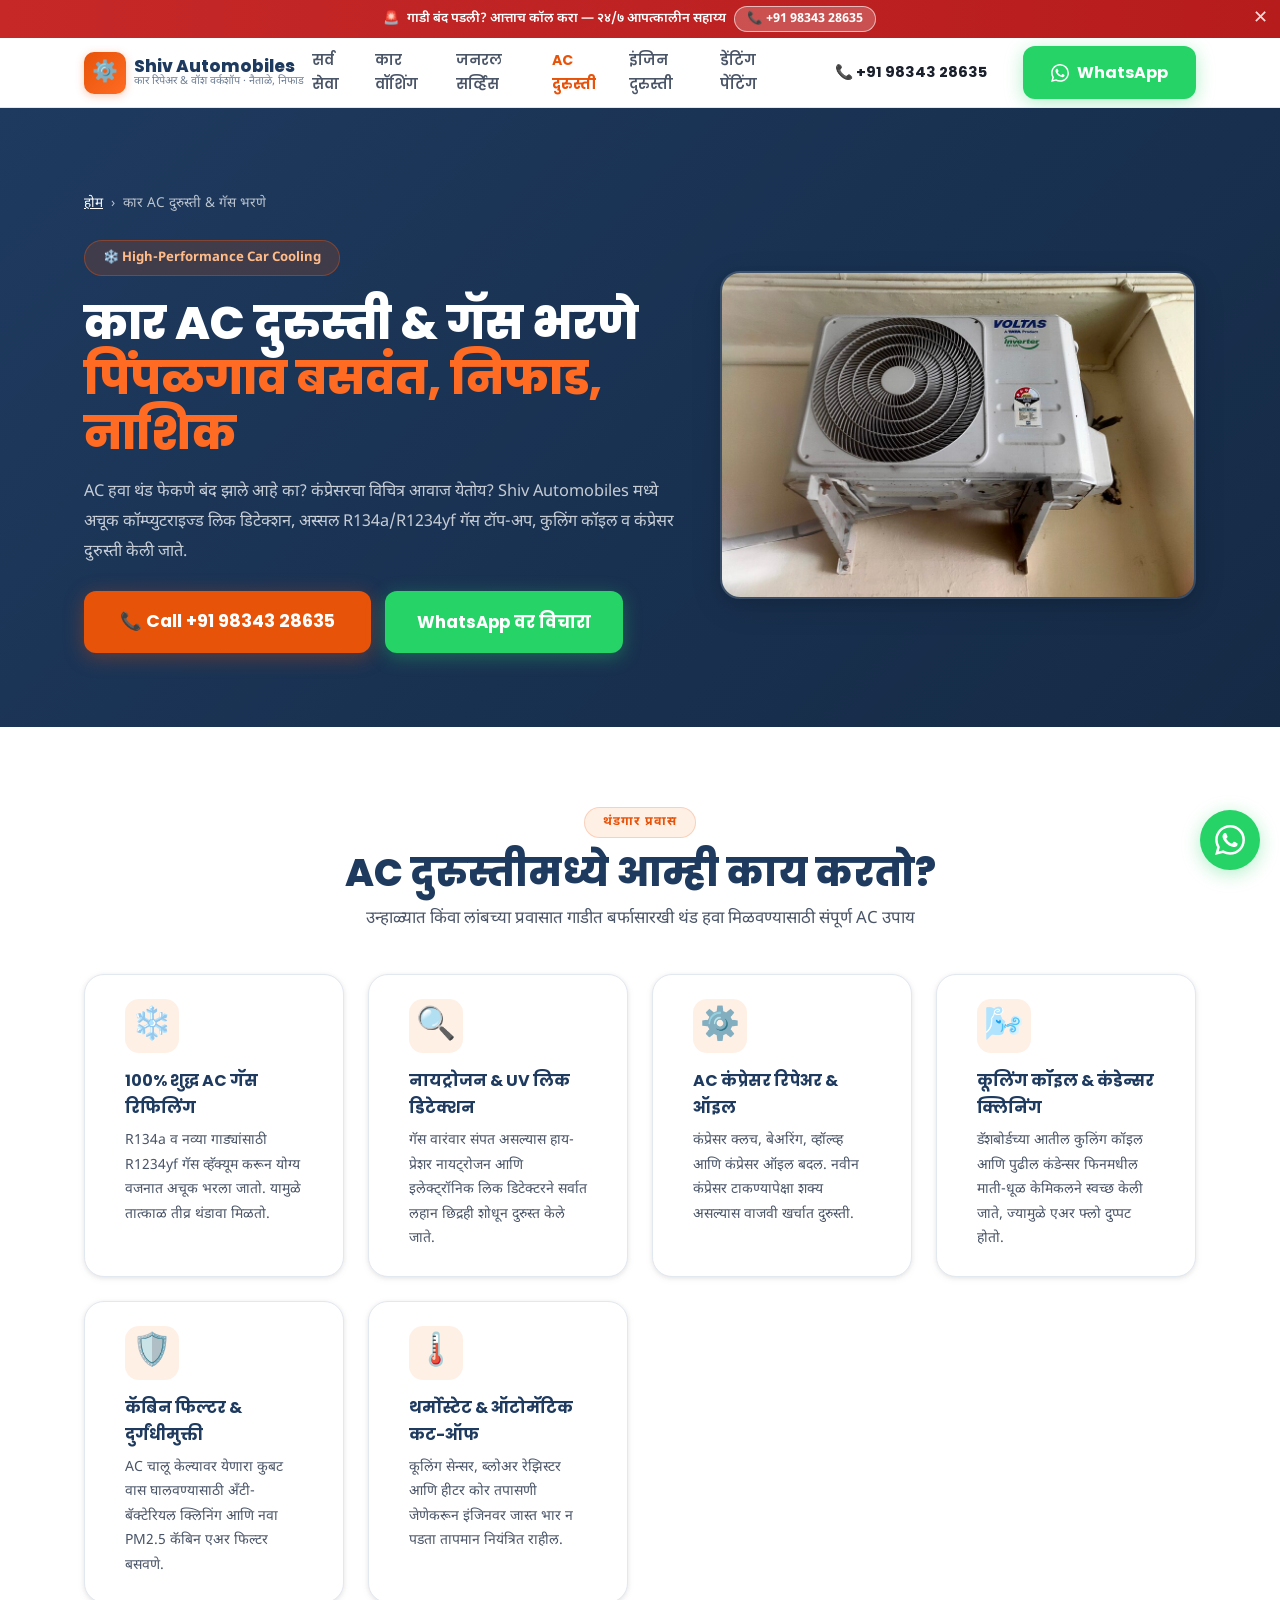
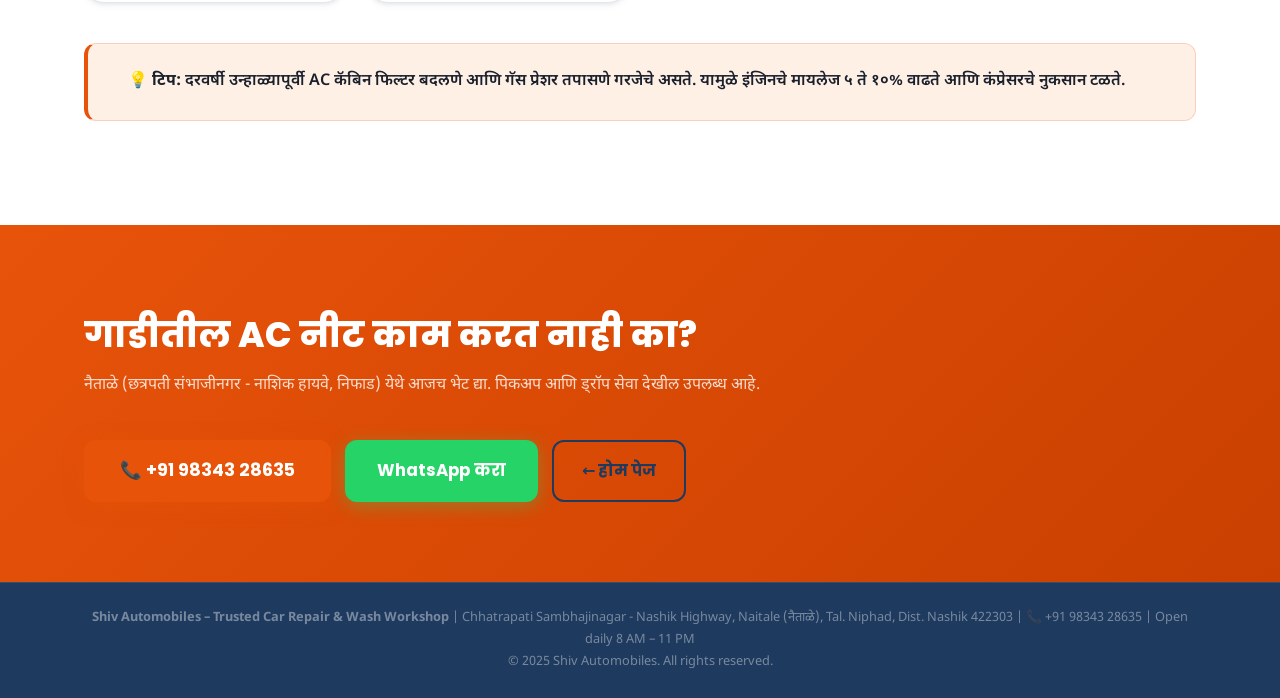
<file: car-ac-repair.html>
<!DOCTYPE html>
<html lang="mr" dir="ltr">
<head>
  <meta charset="UTF-8" />
  <meta name="viewport" content="width=device-width, initial-scale=1.0" />
  <title>Car AC Repair &amp; Gas Refilling in Niphad, Pimpalgaon Baswant, Nashik | Shiv Automobiles</title>
  <meta name="description" content="Car AC repair, compressor overhaul and gas refilling in Niphad, Pimpalgaon Baswant, Nashik. Fast leak detection, cooling coil replacement. Serving Naitale, Ozar, Lasalgaon. Call +91 98343 28635." />
  <meta name="keywords" content="car AC repair Niphad, car AC gas filling Pimpalgaon Baswant, car AC cooling Nashik, AC compressor repair Naitale, कार AC दुरुस्ती निफाड, car AC gas refill Ozar, Shiv Automobiles" />
  <meta name="robots" content="index, follow" />
  <link rel="canonical" href="https://shivautomobiles.in/car-ac-repair.html" />

  <meta property="og:type" content="website" />
  <meta property="og:url" content="https://shivautomobiles.in/car-ac-repair.html" />
  <meta property="og:title" content="Car AC Repair &amp; Gas Refilling in Niphad, Nashik | Shiv Automobiles" />
  <meta property="og:description" content="AC cooling not working? Compressor repair, gas refilling &amp; leak detection for all car brands in Naitale, Niphad, Nashik." />
  <meta property="og:image" content="https://shivautomobiles.in/images/ac-card.webp" />

  <link rel="preconnect" href="https://fonts.googleapis.com" />
  <link rel="preconnect" href="https://fonts.gstatic.com" crossorigin />
  <link href="https://fonts.googleapis.com/css2?family=Poppins:wght@400;600;700;800&family=Noto+Sans+Devanagari:wght@400;600;700&display=swap" rel="stylesheet" />
  <link rel="stylesheet" href="css/style.css" />
  <link rel="icon" type="image/svg+xml" href="favicon.svg" />

  <script type="application/ld+json">
  {
    "@context": "https://schema.org",
    "@type": "Service",
    "name": "Car AC Repair & Gas Refilling",
    "provider": {
      "@type": "AutoRepair",
      "name": "Shiv Automobiles – Trusted Car Repair & Wash Workshop",
      "telephone": "+919834328635",
      "image": "https://shivautomobiles.in/images/ac-card.webp",
      "address": {
        "@type": "PostalAddress",
        "streetAddress": "Chhatrapati Sambhajinagar - Nashik Highway",
        "addressLocality": "Naitale",
        "addressRegion": "Maharashtra",
        "postalCode": "422303",
        "addressCountry": "IN"
      }
    },
    "areaServed": ["Naitale", "Niphad", "Pimpalgaon Baswant", "Ozar", "Lasalgaon", "Nashik"],
    "description": "Professional car AC servicing, gas refilling, cooling coil cleaning, condenser repair, and compressor overhaul."
  }
  </script>
</head>
<body>

  <!-- Emergency Banner -->
  <div class="emergency-banner" id="emergencyBanner">
    <span>🚨</span>
    <span>गाडी बंद पडली? आत्ताच कॉल करा — २४/७ आपत्कालीन सहाय्य</span>
    <a href="tel:+919834328635" class="emergency-btn">📞 +91 98343 28635</a>
    <button class="banner-close" onclick="document.getElementById('emergencyBanner').style.display='none'">✕</button>
  </div>

  <!-- Header -->
  <header class="site-header" id="siteHeader">
    <div class="header-inner container">
      <a href="index.html" class="logo-wrap">
        <div class="logo-icon">⚙️</div>
        <div class="logo-text">
          <span class="logo-main">Shiv Automobiles</span>
          <span class="logo-sub">कार रिपेअर &amp; वॉश वर्कशॉप · नैताळे, निफाड</span>
        </div>
      </a>
      <nav class="header-nav">
        <a href="index.html#services">सर्व सेवा</a>
        <a href="car-washing.html">कार वॉशिंग</a>
        <a href="car-service.html">जनरल सर्व्हिस</a>
        <a href="car-ac-repair.html" style="color:var(--clr-orange);font-weight:700">AC दुरुस्ती</a>
        <a href="engine-repair.html">इंजिन दुरुस्ती</a>
        <a href="denting-painting.html">डेंटिंग पेंटिंग</a>
      </nav>
      <div class="header-cta" style="margin-left:auto">
        <a href="tel:+919834328635" class="btn btn-phone header-phone">📞 +91 98343 28635</a>
        <a href="https://wa.me/919834328635?text=Hello%20Shiv%20Automobiles%2C%20I%20need%20Car%20AC%20Repair%20for%20my%20car" class="btn btn-wa" target="_blank" rel="noopener">
          <svg viewBox="0 0 24 24" fill="currentColor" width="18" height="18"><path d="M17.472 14.382c-.297-.149-1.758-.867-2.03-.967-.273-.099-.471-.148-.67.15-.197.297-.767.966-.94 1.164-.173.199-.347.223-.644.075-.297-.15-1.255-.463-2.39-1.475-.883-.788-1.48-1.761-1.653-2.059-.173-.297-.018-.458.13-.606.134-.133.298-.347.446-.52.149-.174.198-.298.298-.497.099-.198.05-.371-.025-.52-.075-.149-.669-1.612-.916-2.207-.242-.579-.487-.5-.669-.51-.173-.008-.371-.01-.57-.01-.198 0-.52.074-.792.372-.272.297-1.04 1.016-1.04 2.479 0 1.462 1.065 2.875 1.213 3.074.149.198 2.096 3.2 5.077 4.487.709.306 1.262.489 1.694.625.712.227 1.36.195 1.871.118.571-.085 1.758-.719 2.006-1.413.248-.694.248-1.289.173-1.413-.074-.124-.272-.198-.57-.347m-5.421 7.403h-.004a9.87 9.87 0 01-5.031-1.378l-.361-.214-3.741.982.998-3.648-.235-.374a9.86 9.86 0 01-1.51-5.26c.001-5.45 4.436-9.884 9.888-9.884 2.64 0 5.122 1.03 6.988 2.898a9.825 9.825 0 012.893 6.994c-.003 5.45-4.437 9.884-9.885 9.884m8.413-18.297A11.815 11.815 0 0012.05 0C5.495 0 .16 5.335.157 11.892c0 2.096.547 4.142 1.588 5.945L.057 24l6.305-1.654a11.882 11.882 0 005.683 1.448h.005c6.554 0 11.89-5.335 11.893-11.893a11.821 11.821 0 00-3.48-8.413z"/></svg>
          WhatsApp
        </a>
      </div>
    </div>
  </header>

  <!-- Hero -->
  <section class="subpage-hero">
    <div class="container subpage-hero-inner">
      <div>
        <div class="breadcrumb">
          <a href="index.html">होम</a> <span>›</span>
          <span>कार AC दुरुस्ती &amp; गॅस भरणे</span>
        </div>
        <div class="hero-badge">❄️ High-Performance Car Cooling</div>
        <h1 class="hero-headline" style="font-size:clamp(1.9rem, 4.5vw, 2.9rem);margin-bottom:1rem">
          <span>कार AC दुरुस्ती &amp; गॅस भरणे</span><br />
          <span class="hero-accent">पिंपळगाव बसवंत, निफाड, नाशिक</span>
        </h1>
        <p class="hero-sub" style="font-size:1.02rem;margin-bottom:1.5rem">
          AC हवा थंड फेकणे बंद झाले आहे का? कंप्रेसरचा विचित्र आवाज येतोय? Shiv Automobiles मध्ये अचूक कॉम्प्युटराइज्ड लिक डिटेक्शन, अस्सल R134a/R1234yf गॅस टॉप-अप, कुलिंग कॉइल व कंप्रेसर दुरुस्ती केली जाते.
        </p>
        <div class="hero-ctas">
          <a href="tel:+919834328635" class="btn btn-primary btn-lg pulse-cta">📞 Call +91 98343 28635</a>
          <a href="https://wa.me/919834328635?text=Hello%20Shiv%20Automobiles%2C%20I%20need%20Car%20AC%20Repair%20for%20my%20car" class="btn btn-wa-lg" target="_blank" rel="noopener">
            WhatsApp वर विचारा
          </a>
        </div>
      </div>
      <div class="subpage-hero-img">
        <img src="images/ac-card.webp" alt="Car AC repair and gas filling in Niphad Nashik - Shiv Automobiles" width="600" height="420" />
      </div>
    </div>
  </section>

  <!-- Content Section -->
  <section class="subpage-section">
    <div class="container">
      <div class="section-header">
        <span class="section-tag">थंडगार प्रवास</span>
        <h2>AC दुरुस्तीमध्ये आम्ही काय करतो?</h2>
        <p>उन्हाळ्यात किंवा लांबच्या प्रवासात गाडीत बर्फासारखी थंड हवा मिळवण्यासाठी संपूर्ण AC उपाय</p>
      </div>

      <div style="display:grid;grid-template-columns:repeat(auto-fit,minmax(260px,1fr));gap:var(--sp-md);margin-bottom:var(--sp-lg)">
        <div class="why-card">
          <span class="why-icon">❄️</span>
          <h3>100% शुद्ध AC गॅस रिफिलिंग</h3>
          <p>R134a व नव्या गाड्यांसाठी R1234yf गॅस व्हॅक्यूम करून योग्य वजनात अचूक भरला जातो. यामुळे तात्काळ तीव्र थंडावा मिळतो.</p>
        </div>
        <div class="why-card">
          <span class="why-icon">🔍</span>
          <h3>नायट्रोजन &amp; UV लिक डिटेक्शन</h3>
          <p>गॅस वारंवार संपत असल्यास हाय-प्रेशर नायट्रोजन आणि इलेक्ट्रॉनिक लिक डिटेक्टरने सर्वात लहान छिद्रही शोधून दुरुस्त केले जाते.</p>
        </div>
        <div class="why-card">
          <span class="why-icon">⚙️</span>
          <h3>AC कंप्रेसर रिपेअर &amp; ऑइल</h3>
          <p>कंप्रेसर क्लच, बेअरिंग, व्हॉल्व्ह आणि कंप्रेसर ऑइल बदल. नवीन कंप्रेसर टाकण्यापेक्षा शक्य असल्यास वाजवी खर्चात दुरुस्ती.</p>
        </div>
        <div class="why-card">
          <span class="why-icon">🌬️</span>
          <h3>कूलिंग कॉइल &amp; कंडेन्सर क्लिनिंग</h3>
          <p>डॅशबोर्डच्या आतील कुलिंग कॉइल आणि पुढील कंडेन्सर फिनमधील माती-धूळ केमिकलने स्वच्छ केली जाते, ज्यामुळे एअर फ्लो दुप्पट होतो.</p>
        </div>
        <div class="why-card">
          <span class="why-icon">🛡️</span>
          <h3>कॅबिन फिल्टर &amp; दुर्गंधीमुक्ती</h3>
          <p>AC चालू केल्यावर येणारा कुबट वास घालवण्यासाठी अँटी-बॅक्टेरियल क्लिनिंग आणि नवा PM2.5 कॅबिन एअर फिल्टर बसवणे.</p>
        </div>
        <div class="why-card">
          <span class="why-icon">🌡️</span>
          <h3>थर्मोस्टेट &amp; ऑटोमॅटिक कट-ऑफ</h3>
          <p>कूलिंग सेन्सर, ब्लोअर रेझिस्टर आणि हीटर कोर तपासणी जेणेकरून इंजिनवर जास्त भार न पडता तापमान नियंत्रित राहील.</p>
        </div>
      </div>

      <div class="highlight-box">
        <p>💡 <strong>टिप:</strong> दरवर्षी उन्हाळ्यापूर्वी AC कॅबिन फिल्टर बदलणे आणि गॅस प्रेशर तपासणे गरजेचे असते. यामुळे इंजिनचे मायलेज ५ ते १०% वाढते आणि कंप्रेसरचे नुकसान टळते.</p>
      </div>
    </div>
  </section>

  <!-- CTA Band -->
  <section class="cta-band section-pad">
    <div class="container cta-band-inner">
      <div class="cta-band-text">
        <h2>गाडीतील AC नीट काम करत नाही का?</h2>
        <p>नैताळे (छत्रपती संभाजीनगर - नाशिक हायवे, निफाड) येथे आजच भेट द्या. पिकअप आणि ड्रॉप सेवा देखील उपलब्ध आहे.</p>
      </div>
      <div class="cta-band-btns">
        <a href="tel:+919834328635" class="btn btn-primary btn-lg pulse-cta">📞 +91 98343 28635</a>
        <a href="https://wa.me/919834328635?text=Hello%20Shiv%20Automobiles%2C%20I%20need%20Car%20AC%20Repair%20for%20my%20car" class="btn btn-wa-lg" target="_blank" rel="noopener">WhatsApp करा</a>
        <a href="index.html" class="btn btn-outline">← होम पेज</a>
      </div>
    </div>
  </section>

  <!-- Footer -->
  <footer class="site-footer-main">
    <div class="footer-bottom">
      <div class="container">
        <p><strong>Shiv Automobiles – Trusted Car Repair &amp; Wash Workshop</strong> | Chhatrapati Sambhajinagar - Nashik Highway, Naitale (नैताळे), Tal. Niphad, Dist. Nashik 422303 | 📞 +91 98343 28635 | Open daily 8 AM – 11 PM</p>
        <p>&copy; 2025 Shiv Automobiles. All rights reserved.</p>
      </div>
    </div>
  </footer>

  <!-- Floating WA -->
  <a href="https://wa.me/919834328635?text=Hello%20Shiv%20Automobiles%2C%20I%20need%20Car%20AC%20Repair" class="wa-float" target="_blank" rel="noopener" aria-label="WhatsApp">
    <svg viewBox="0 0 24 24" fill="currentColor" width="30" height="30"><path d="M17.472 14.382c-.297-.149-1.758-.867-2.03-.967-.273-.099-.471-.148-.67.15-.197.297-.767.966-.94 1.164-.173.199-.347.223-.644.075-.297-.15-1.255-.463-2.39-1.475-.883-.788-1.48-1.761-1.653-2.059-.173-.297-.018-.458.13-.606.134-.133.298-.347.446-.52.149-.174.198-.298.298-.497.099-.198.05-.371-.025-.52-.075-.149-.669-1.612-.916-2.207-.242-.579-.487-.5-.669-.51-.173-.008-.371-.01-.57-.01-.198 0-.52.074-.792.372-.272.297-1.04 1.016-1.04 2.479 0 1.462 1.065 2.875 1.213 3.074.149.198 2.096 3.2 5.077 4.487.709.306 1.262.489 1.694.625.712.227 1.36.195 1.871.118.571-.085 1.758-.719 2.006-1.413.248-.694.248-1.289.173-1.413-.074-.124-.272-.198-.57-.347m-5.421 7.403h-.004a9.87 9.87 0 01-5.031-1.378l-.361-.214-3.741.982.998-3.648-.235-.374a9.86 9.86 0 01-1.51-5.26c.001-5.45 4.436-9.884 9.888-9.884 2.64 0 5.122 1.03 6.988 2.898a9.825 9.825 0 012.893 6.994c-.003 5.45-4.437 9.884-9.885 9.884m8.413-18.297A11.815 11.815 0 0012.05 0C5.495 0 .16 5.335.157 11.892c0 2.096.547 4.142 1.588 5.945L.057 24l6.305-1.654a11.882 11.882 0 005.683 1.448h.005c6.554 0 11.89-5.335 11.893-11.893a11.821 11.821 0 00-3.48-8.413z"/></svg>
  </a>

  <!-- Mobile Sticky -->
  <div class="mobile-sticky">
    <a href="tel:+919834328635" class="sticky-btn sticky-call">📞 कॉल करा</a>
    <a href="https://wa.me/919834328635?text=Hello%20Shiv%20Automobiles%2C%20I%20need%20Car%20AC%20Repair" class="sticky-btn sticky-wa" target="_blank" rel="noopener">
      <svg viewBox="0 0 24 24" fill="currentColor" width="20" height="20"><path d="M17.472 14.382c-.297-.149-1.758-.867-2.03-.967-.273-.099-.471-.148-.67.15-.197.297-.767.966-.94 1.164-.173.199-.347.223-.644.075-.297-.15-1.255-.463-2.39-1.475-.883-.788-1.48-1.761-1.653-2.059-.173-.297-.018-.458.13-.606.134-.133.298-.347.446-.52.149-.174.198-.298.298-.497.099-.198.05-.371-.025-.52-.075-.149-.669-1.612-.916-2.207-.242-.579-.487-.5-.669-.51-.173-.008-.371-.01-.57-.01-.198 0-.52.074-.792.372-.272.297-1.04 1.016-1.04 2.479 0 1.462 1.065 2.875 1.213 3.074.149.198 2.096 3.2 5.077 4.487.709.306 1.262.489 1.694.625.712.227 1.36.195 1.871.118.571-.085 1.758-.719 2.006-1.413.248-.694.248-1.289.173-1.413-.074-.124-.272-.198-.57-.347m-5.421 7.403h-.004a9.87 9.87 0 01-5.031-1.378l-.361-.214-3.741.982.998-3.648-.235-.374a9.86 9.86 0 01-1.51-5.26c.001-5.45 4.436-9.884 9.888-9.884 2.64 0 5.122 1.03 6.988 2.898a9.825 9.825 0 012.893 6.994c-.003 5.45-4.437 9.884-9.885 9.884m8.413-18.297A11.815 11.815 0 0012.05 0C5.495 0 .16 5.335.157 11.892c0 2.096.547 4.142 1.588 5.945L.057 24l6.305-1.654a11.882 11.882 0 005.683 1.448h.005c6.554 0 11.89-5.335 11.893-11.893a11.821 11.821 0 00-3.48-8.413z"/></svg>
      WhatsApp
    </a>
  </div>

  <script>
    window.addEventListener('scroll', () => {
      document.getElementById('siteHeader').classList.toggle('scrolled', window.scrollY > 60);
    }, { passive: true });
  </script>
</body>
</html>
</file>
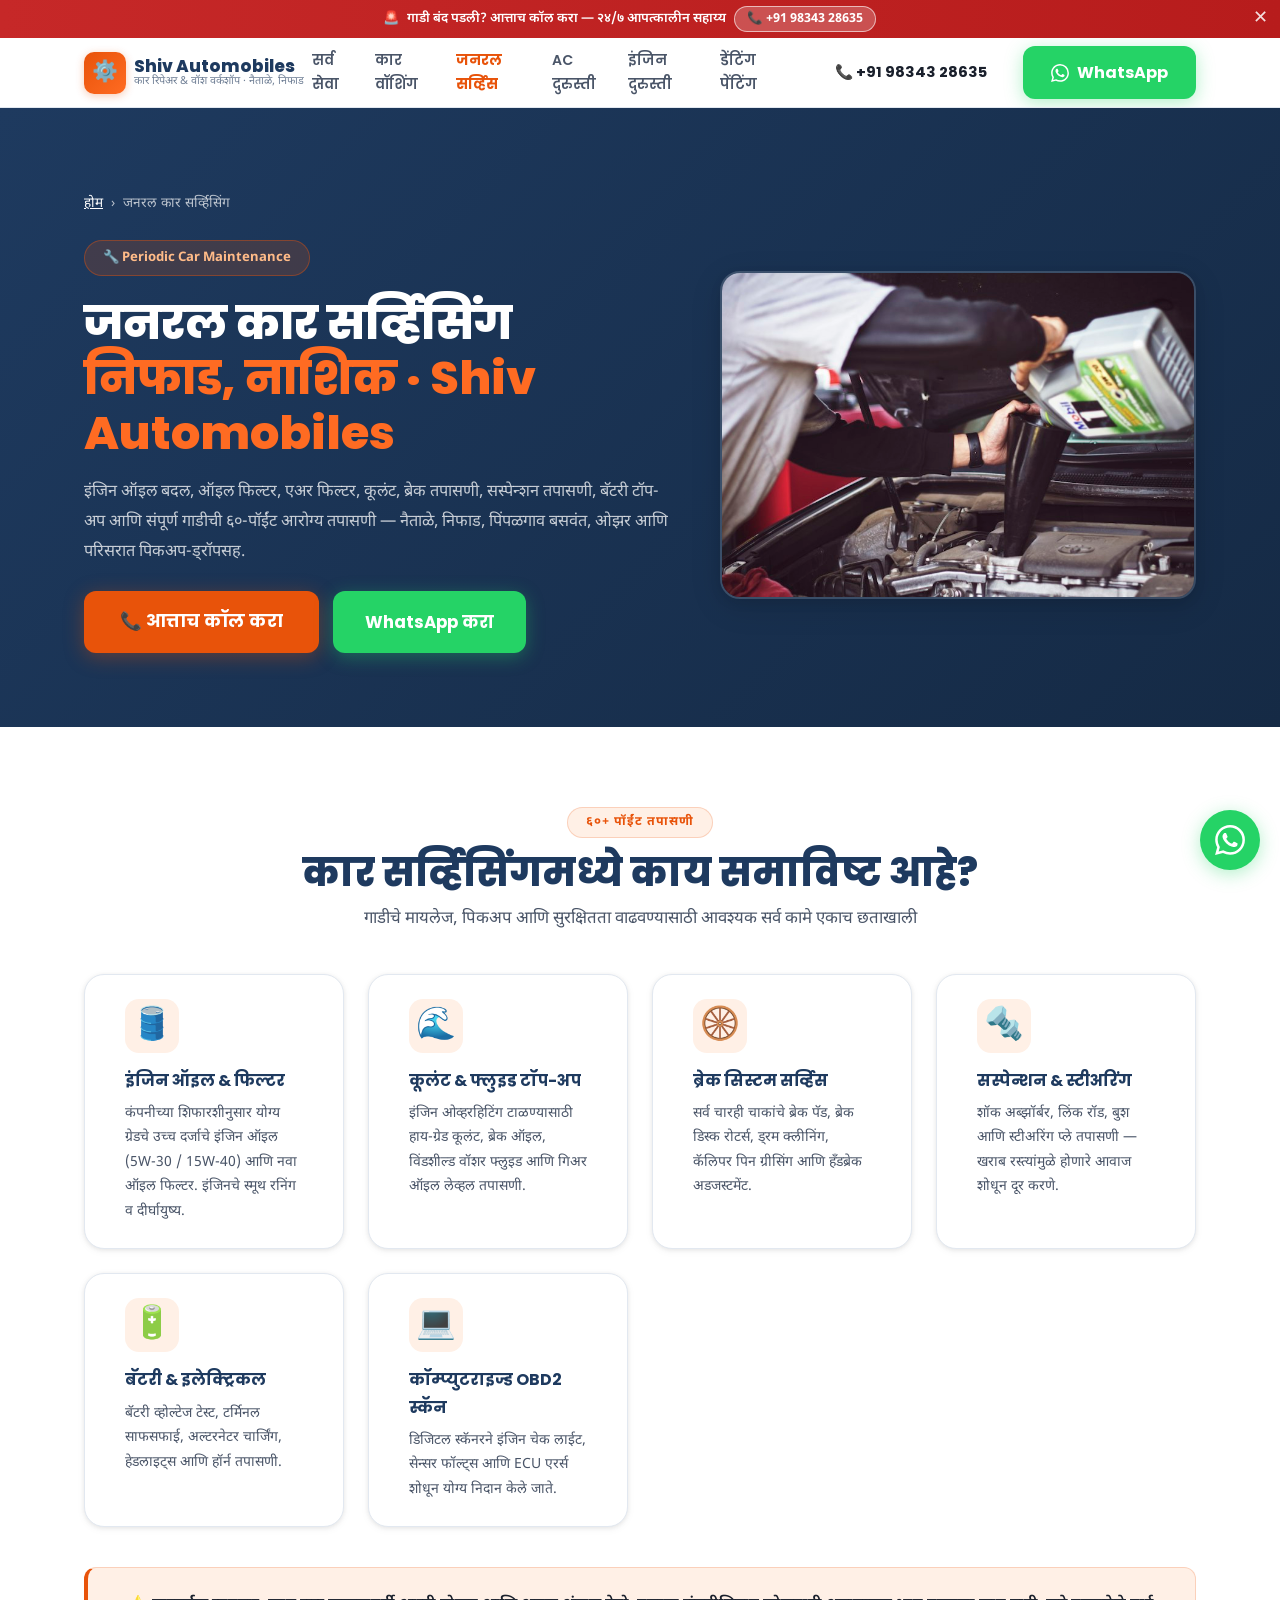
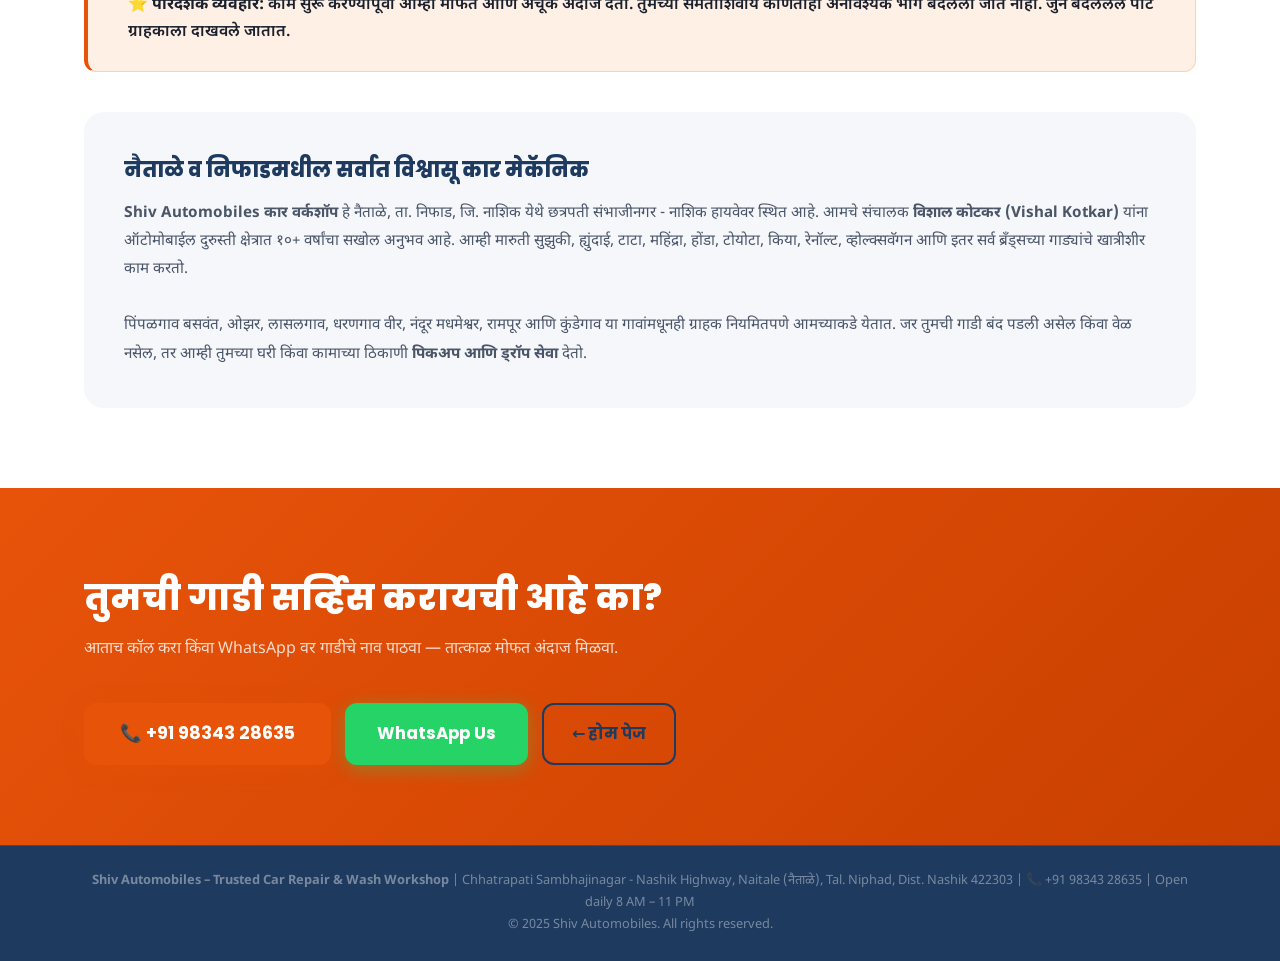
<file: car-service.html>
<!DOCTYPE html>
<html lang="mr" dir="ltr">
<head>
  <meta charset="UTF-8" />
  <meta name="viewport" content="width=device-width, initial-scale=1.0" />
  <title>General Car Service &amp; Periodic Maintenance in Niphad, Nashik | Shiv Automobiles</title>
  <meta name="description" content="Periodic car service in Niphad, Nashik – engine oil change, filter, coolant, brake check, suspension check and 60-point health inspection. Serving Naitale, Pimpalgaon Baswant, Ozar, Lasalgaon. Call +91 98343 28635." />
  <meta name="keywords" content="car service Niphad, periodic maintenance Nashik, car engine oil change Naitale, brake check Pimpalgaon Baswant, कार सर्व्हिसिंग निफाड, गाडी दुरुस्ती नैताळे, car garage Ozar, Shiv Automobiles" />
  <meta name="robots" content="index, follow" />
  <link rel="canonical" href="https://shivautomobiles.in/car-service.html" />

  <meta property="og:type" content="website" />
  <meta property="og:url" content="https://shivautomobiles.in/car-service.html" />
  <meta property="og:title" content="General Car Service &amp; Maintenance in Niphad, Nashik | Shiv Automobiles" />
  <meta property="og:description" content="10+ years experienced mechanic. 60-point car inspection, genuine lubricants &amp; parts. Pickup &amp; drop available across Naitale, Niphad, Nashik." />
  <meta property="og:image" content="https://shivautomobiles.in/images/service-card.webp" />

  <link rel="preconnect" href="https://fonts.googleapis.com" />
  <link rel="preconnect" href="https://fonts.gstatic.com" crossorigin />
  <link href="https://fonts.googleapis.com/css2?family=Poppins:wght@400;600;700;800&family=Noto+Sans+Devanagari:wght@400;600;700&display=swap" rel="stylesheet" />
  <link rel="stylesheet" href="css/style.css" />
  <link rel="icon" type="image/svg+xml" href="favicon.svg" />

  <script type="application/ld+json">
  {
    "@context": "https://schema.org",
    "@type": "Service",
    "name": "General Car Service & Periodic Maintenance",
    "provider": {
      "@type": "AutoRepair",
      "name": "Shiv Automobiles – Trusted Car Repair & Wash Workshop",
      "telephone": "+919834328635",
      "image": "https://shivautomobiles.in/images/service-card.webp",
      "address": {
        "@type": "PostalAddress",
        "streetAddress": "Chhatrapati Sambhajinagar - Nashik Highway",
        "addressLocality": "Naitale",
        "addressRegion": "Maharashtra",
        "postalCode": "422303",
        "addressCountry": "IN"
      }
    },
    "areaServed": ["Naitale", "Niphad", "Pimpalgaon Baswant", "Ozar", "Lasalgaon", "Dharangaon Vir", "Nashik"],
    "description": "Comprehensive periodic car maintenance including engine oil change, oil filter, air filter, coolant top-up, brake service and suspension check."
  }
  </script>
</head>
<body>

  <!-- Emergency Banner -->
  <div class="emergency-banner" id="emergencyBanner">
    <span>🚨</span>
    <span>गाडी बंद पडली? आत्ताच कॉल करा — २४/७ आपत्कालीन सहाय्य</span>
    <a href="tel:+919834328635" class="emergency-btn">📞 +91 98343 28635</a>
    <button class="banner-close" onclick="document.getElementById('emergencyBanner').style.display='none'">✕</button>
  </div>

  <!-- Header -->
  <header class="site-header" id="siteHeader">
    <div class="header-inner container">
      <a href="index.html" class="logo-wrap">
        <div class="logo-icon">⚙️</div>
        <div class="logo-text">
          <span class="logo-main">Shiv Automobiles</span>
          <span class="logo-sub">कार रिपेअर &amp; वॉश वर्कशॉप · नैताळे, निफाड</span>
        </div>
      </a>
      <nav class="header-nav">
        <a href="index.html#services">सर्व सेवा</a>
        <a href="car-washing.html">कार वॉशिंग</a>
        <a href="car-service.html" style="color:var(--clr-orange);font-weight:700">जनरल सर्व्हिस</a>
        <a href="car-ac-repair.html">AC दुरुस्ती</a>
        <a href="engine-repair.html">इंजिन दुरुस्ती</a>
        <a href="denting-painting.html">डेंटिंग पेंटिंग</a>
      </nav>
      <div class="header-cta" style="margin-left:auto">
        <a href="tel:+919834328635" class="btn btn-phone header-phone">📞 +91 98343 28635</a>
        <a href="https://wa.me/919834328635?text=Hello%20Shiv%20Automobiles%2C%20I%20need%20General%20Car%20Service%20for%20my%20car" class="btn btn-wa" target="_blank" rel="noopener">
          <svg viewBox="0 0 24 24" fill="currentColor" width="18" height="18"><path d="M17.472 14.382c-.297-.149-1.758-.867-2.03-.967-.273-.099-.471-.148-.67.15-.197.297-.767.966-.94 1.164-.173.199-.347.223-.644.075-.297-.15-1.255-.463-2.39-1.475-.883-.788-1.48-1.761-1.653-2.059-.173-.297-.018-.458.13-.606.134-.133.298-.347.446-.52.149-.174.198-.298.298-.497.099-.198.05-.371-.025-.52-.075-.149-.669-1.612-.916-2.207-.242-.579-.487-.5-.669-.51-.173-.008-.371-.01-.57-.01-.198 0-.52.074-.792.372-.272.297-1.04 1.016-1.04 2.479 0 1.462 1.065 2.875 1.213 3.074.149.198 2.096 3.2 5.077 4.487.709.306 1.262.489 1.694.625.712.227 1.36.195 1.871.118.571-.085 1.758-.719 2.006-1.413.248-.694.248-1.289.173-1.413-.074-.124-.272-.198-.57-.347m-5.421 7.403h-.004a9.87 9.87 0 01-5.031-1.378l-.361-.214-3.741.982.998-3.648-.235-.374a9.86 9.86 0 01-1.51-5.26c.001-5.45 4.436-9.884 9.888-9.884 2.64 0 5.122 1.03 6.988 2.898a9.825 9.825 0 012.893 6.994c-.003 5.45-4.437 9.884-9.885 9.884m8.413-18.297A11.815 11.815 0 0012.05 0C5.495 0 .16 5.335.157 11.892c0 2.096.547 4.142 1.588 5.945L.057 24l6.305-1.654a11.882 11.882 0 005.683 1.448h.005c6.554 0 11.89-5.335 11.893-11.893a11.821 11.821 0 00-3.48-8.413z"/></svg>
          WhatsApp
        </a>
      </div>
    </div>
  </header>

  <!-- Hero -->
  <section class="subpage-hero">
    <div class="container subpage-hero-inner">
      <div>
        <div class="breadcrumb">
          <a href="index.html">होम</a> <span>›</span>
          <span>जनरल कार सर्व्हिसिंग</span>
        </div>
        <div class="hero-badge">🔧 Periodic Car Maintenance</div>
        <h1 class="hero-headline" style="font-size:clamp(1.9rem, 4.5vw, 2.9rem);margin-bottom:1rem">
          <span>जनरल कार सर्व्हिसिंग</span><br />
          <span class="hero-accent">निफाड, नाशिक · Shiv Automobiles</span>
        </h1>
        <p class="hero-sub" style="font-size:1.02rem;margin-bottom:1.5rem">
          इंजिन ऑइल बदल, ऑइल फिल्टर, एअर फिल्टर, कूलंट, ब्रेक तपासणी, सस्पेन्शन तपासणी, बॅटरी टॉप-अप आणि संपूर्ण गाडीची ६०-पॉईंट आरोग्य तपासणी — नैताळे, निफाड, पिंपळगाव बसवंत, ओझर आणि परिसरात पिकअप-ड्रॉपसह.
        </p>
        <div class="hero-ctas">
          <a href="tel:+919834328635" class="btn btn-primary btn-lg pulse-cta">📞 आत्ताच कॉल करा</a>
          <a href="https://wa.me/919834328635?text=Hello%20Shiv%20Automobiles%2C%20I%20need%20General%20Car%20Service%20for%20my%20car" class="btn btn-wa-lg" target="_blank" rel="noopener">
            WhatsApp करा
          </a>
        </div>
      </div>
      <div class="subpage-hero-img">
        <img src="images/service-card.webp" alt="General Car Service in Niphad Nashik - Shiv Automobiles" width="600" height="420" />
      </div>
    </div>
  </section>

  <!-- Content Section -->
  <section class="subpage-section">
    <div class="container">
      <div class="section-header">
        <span class="section-tag">६०+ पॉईंट तपासणी</span>
        <h2>कार सर्व्हिसिंगमध्ये काय समाविष्ट आहे?</h2>
        <p>गाडीचे मायलेज, पिकअप आणि सुरक्षितता वाढवण्यासाठी आवश्यक सर्व कामे एकाच छताखाली</p>
      </div>

      <div style="display:grid;grid-template-columns:repeat(auto-fit,minmax(260px,1fr));gap:var(--sp-md);margin-bottom:var(--sp-lg)">
        <div class="why-card">
          <span class="why-icon">🛢️</span>
          <h3>इंजिन ऑइल &amp; फिल्टर</h3>
          <p>कंपनीच्या शिफारशीनुसार योग्य ग्रेडचे उच्च दर्जाचे इंजिन ऑइल (5W-30 / 15W-40) आणि नवा ऑइल फिल्टर. इंजिनचे स्मूथ रनिंग व दीर्घायुष्य.</p>
        </div>
        <div class="why-card">
          <span class="why-icon">🌊</span>
          <h3>कूलंट &amp; फ्लुइड टॉप-अप</h3>
          <p>इंजिन ओव्हरहिटिंग टाळण्यासाठी हाय-ग्रेड कूलंट, ब्रेक ऑइल, विंडशील्ड वॉशर फ्लुइड आणि गिअर ऑइल लेव्हल तपासणी.</p>
        </div>
        <div class="why-card">
          <span class="why-icon">🛞</span>
          <h3>ब्रेक सिस्टम सर्व्हिस</h3>
          <p>सर्व चारही चाकांचे ब्रेक पॅड, ब्रेक डिस्क रोटर्स, ड्रम क्लीनिंग, कॅलिपर पिन ग्रीसिंग आणि हँडब्रेक अडजस्टमेंट.</p>
        </div>
        <div class="why-card">
          <span class="why-icon">🔩</span>
          <h3>सस्पेन्शन &amp; स्टीअरिंग</h3>
          <p>शॉक अब्झॉर्बर, लिंक रॉड, बुश आणि स्टीअरिंग प्ले तपासणी — खराब रस्त्यांमुळे होणारे आवाज शोधून दूर करणे.</p>
        </div>
        <div class="why-card">
          <span class="why-icon">🔋</span>
          <h3>बॅटरी &amp; इलेक्ट्रिकल</h3>
          <p>बॅटरी व्होल्टेज टेस्ट, टर्मिनल साफसफाई, अल्टरनेटर चार्जिंग, हेडलाइट्स आणि हॉर्न तपासणी.</p>
        </div>
        <div class="why-card">
          <span class="why-icon">💻</span>
          <h3>कॉम्प्युटराइज्ड OBD2 स्कॅन</h3>
          <p>डिजिटल स्कॅनरने इंजिन चेक लाईट, सेन्सर फॉल्ट्स आणि ECU एरर्स शोधून योग्य निदान केले जाते.</p>
        </div>
      </div>

      <!-- Trust note -->
      <div class="highlight-box">
        <p>⭐ <strong>पारदर्शक व्यवहार:</strong> काम सुरू करण्यापूर्वी आम्ही मोफत आणि अचूक अंदाज देतो. तुमच्या संमतीशिवाय कोणताही अनावश्यक भाग बदलला जात नाही. जुने बदललेले पार्ट ग्राहकाला दाखवले जातात.</p>
      </div>

      <div style="margin-top:var(--sp-lg);background:var(--clr-bg-2);padding:var(--sp-lg);border-radius:var(--radius-lg)">
        <h3 style="font-family:var(--ff-sans);font-size:1.3rem;font-weight:800;color:var(--clr-navy);margin-bottom:0.75rem">
          नैताळे व निफाडमधील सर्वात विश्वासू कार मेकॅनिक
        </h3>
        <p style="color:var(--clr-text-2);font-size:0.95rem;line-height:1.85">
          <strong>Shiv Automobiles कार वर्कशॉप</strong> हे नैताळे, ता. निफाड, जि. नाशिक येथे छत्रपती संभाजीनगर - नाशिक हायवेवर स्थित आहे. आमचे संचालक <strong>विशाल कोटकर (Vishal Kotkar)</strong> यांना ऑटोमोबाईल दुरुस्ती क्षेत्रात १०+ वर्षांचा सखोल अनुभव आहे. आम्ही मारुती सुझुकी, ह्युंदाई, टाटा, महिंद्रा, होंडा, टोयोटा, किया, रेनॉल्ट, व्होल्क्सवॅगन आणि इतर सर्व ब्रँड्सच्या गाड्यांचे खात्रीशीर काम करतो.
          <br /><br />
          पिंपळगाव बसवंत, ओझर, लासलगाव, धरणगाव वीर, नंदूर मधमेश्वर, रामपूर आणि कुंडेगाव या गावांमधूनही ग्राहक नियमितपणे आमच्याकडे येतात. जर तुमची गाडी बंद पडली असेल किंवा वेळ नसेल, तर आम्ही तुमच्या घरी किंवा कामाच्या ठिकाणी <strong>पिकअप आणि ड्रॉप सेवा</strong> देतो.
        </p>
      </div>
    </div>
  </section>

  <!-- CTA Band -->
  <section class="cta-band section-pad">
    <div class="container cta-band-inner">
      <div class="cta-band-text">
        <h2>तुमची गाडी सर्व्हिस करायची आहे का?</h2>
        <p>आताच कॉल करा किंवा WhatsApp वर गाडीचे नाव पाठवा — तात्काळ मोफत अंदाज मिळवा.</p>
      </div>
      <div class="cta-band-btns">
        <a href="tel:+919834328635" class="btn btn-primary btn-lg pulse-cta">📞 +91 98343 28635</a>
        <a href="https://wa.me/919834328635?text=Hello%20Shiv%20Automobiles%2C%20I%20need%20General%20Car%20Service%20for%20my%20car" class="btn btn-wa-lg" target="_blank" rel="noopener">WhatsApp Us</a>
        <a href="index.html" class="btn btn-outline">← होम पेज</a>
      </div>
    </div>
  </section>

  <!-- Footer -->
  <footer class="site-footer-main">
    <div class="footer-bottom">
      <div class="container">
        <p><strong>Shiv Automobiles – Trusted Car Repair &amp; Wash Workshop</strong> | Chhatrapati Sambhajinagar - Nashik Highway, Naitale (नैताळे), Tal. Niphad, Dist. Nashik 422303 | 📞 +91 98343 28635 | Open daily 8 AM – 11 PM</p>
        <p>&copy; 2025 Shiv Automobiles. All rights reserved.</p>
      </div>
    </div>
  </footer>

  <!-- Floating WA -->
  <a href="https://wa.me/919834328635?text=Hello%20Shiv%20Automobiles%2C%20I%20need%20General%20Car%20Service" class="wa-float" target="_blank" rel="noopener" aria-label="WhatsApp">
    <svg viewBox="0 0 24 24" fill="currentColor" width="30" height="30"><path d="M17.472 14.382c-.297-.149-1.758-.867-2.03-.967-.273-.099-.471-.148-.67.15-.197.297-.767.966-.94 1.164-.173.199-.347.223-.644.075-.297-.15-1.255-.463-2.39-1.475-.883-.788-1.48-1.761-1.653-2.059-.173-.297-.018-.458.13-.606.134-.133.298-.347.446-.52.149-.174.198-.298.298-.497.099-.198.05-.371-.025-.52-.075-.149-.669-1.612-.916-2.207-.242-.579-.487-.5-.669-.51-.173-.008-.371-.01-.57-.01-.198 0-.52.074-.792.372-.272.297-1.04 1.016-1.04 2.479 0 1.462 1.065 2.875 1.213 3.074.149.198 2.096 3.2 5.077 4.487.709.306 1.262.489 1.694.625.712.227 1.36.195 1.871.118.571-.085 1.758-.719 2.006-1.413.248-.694.248-1.289.173-1.413-.074-.124-.272-.198-.57-.347m-5.421 7.403h-.004a9.87 9.87 0 01-5.031-1.378l-.361-.214-3.741.982.998-3.648-.235-.374a9.86 9.86 0 01-1.51-5.26c.001-5.45 4.436-9.884 9.888-9.884 2.64 0 5.122 1.03 6.988 2.898a9.825 9.825 0 012.893 6.994c-.003 5.45-4.437 9.884-9.885 9.884m8.413-18.297A11.815 11.815 0 0012.05 0C5.495 0 .16 5.335.157 11.892c0 2.096.547 4.142 1.588 5.945L.057 24l6.305-1.654a11.882 11.882 0 005.683 1.448h.005c6.554 0 11.89-5.335 11.893-11.893a11.821 11.821 0 00-3.48-8.413z"/></svg>
  </a>

  <!-- Mobile Sticky -->
  <div class="mobile-sticky">
    <a href="tel:+919834328635" class="sticky-btn sticky-call">📞 कॉल करा</a>
    <a href="https://wa.me/919834328635?text=Hello%20Shiv%20Automobiles%2C%20I%20need%20General%20Car%20Service" class="sticky-btn sticky-wa" target="_blank" rel="noopener">
      <svg viewBox="0 0 24 24" fill="currentColor" width="20" height="20"><path d="M17.472 14.382c-.297-.149-1.758-.867-2.03-.967-.273-.099-.471-.148-.67.15-.197.297-.767.966-.94 1.164-.173.199-.347.223-.644.075-.297-.15-1.255-.463-2.39-1.475-.883-.788-1.48-1.761-1.653-2.059-.173-.297-.018-.458.13-.606.134-.133.298-.347.446-.52.149-.174.198-.298.298-.497.099-.198.05-.371-.025-.52-.075-.149-.669-1.612-.916-2.207-.242-.579-.487-.5-.669-.51-.173-.008-.371-.01-.57-.01-.198 0-.52.074-.792.372-.272.297-1.04 1.016-1.04 2.479 0 1.462 1.065 2.875 1.213 3.074.149.198 2.096 3.2 5.077 4.487.709.306 1.262.489 1.694.625.712.227 1.36.195 1.871.118.571-.085 1.758-.719 2.006-1.413.248-.694.248-1.289.173-1.413-.074-.124-.272-.198-.57-.347m-5.421 7.403h-.004a9.87 9.87 0 01-5.031-1.378l-.361-.214-3.741.982.998-3.648-.235-.374a9.86 9.86 0 01-1.51-5.26c.001-5.45 4.436-9.884 9.888-9.884 2.64 0 5.122 1.03 6.988 2.898a9.825 9.825 0 012.893 6.994c-.003 5.45-4.437 9.884-9.885 9.884m8.413-18.297A11.815 11.815 0 0012.05 0C5.495 0 .16 5.335.157 11.892c0 2.096.547 4.142 1.588 5.945L.057 24l6.305-1.654a11.882 11.882 0 005.683 1.448h.005c6.554 0 11.89-5.335 11.893-11.893a11.821 11.821 0 00-3.48-8.413z"/></svg>
      WhatsApp
    </a>
  </div>

  <script>
    window.addEventListener('scroll', () => {
      document.getElementById('siteHeader').classList.toggle('scrolled', window.scrollY > 60);
    }, { passive: true });
  </script>
</body>
</html>
</file>
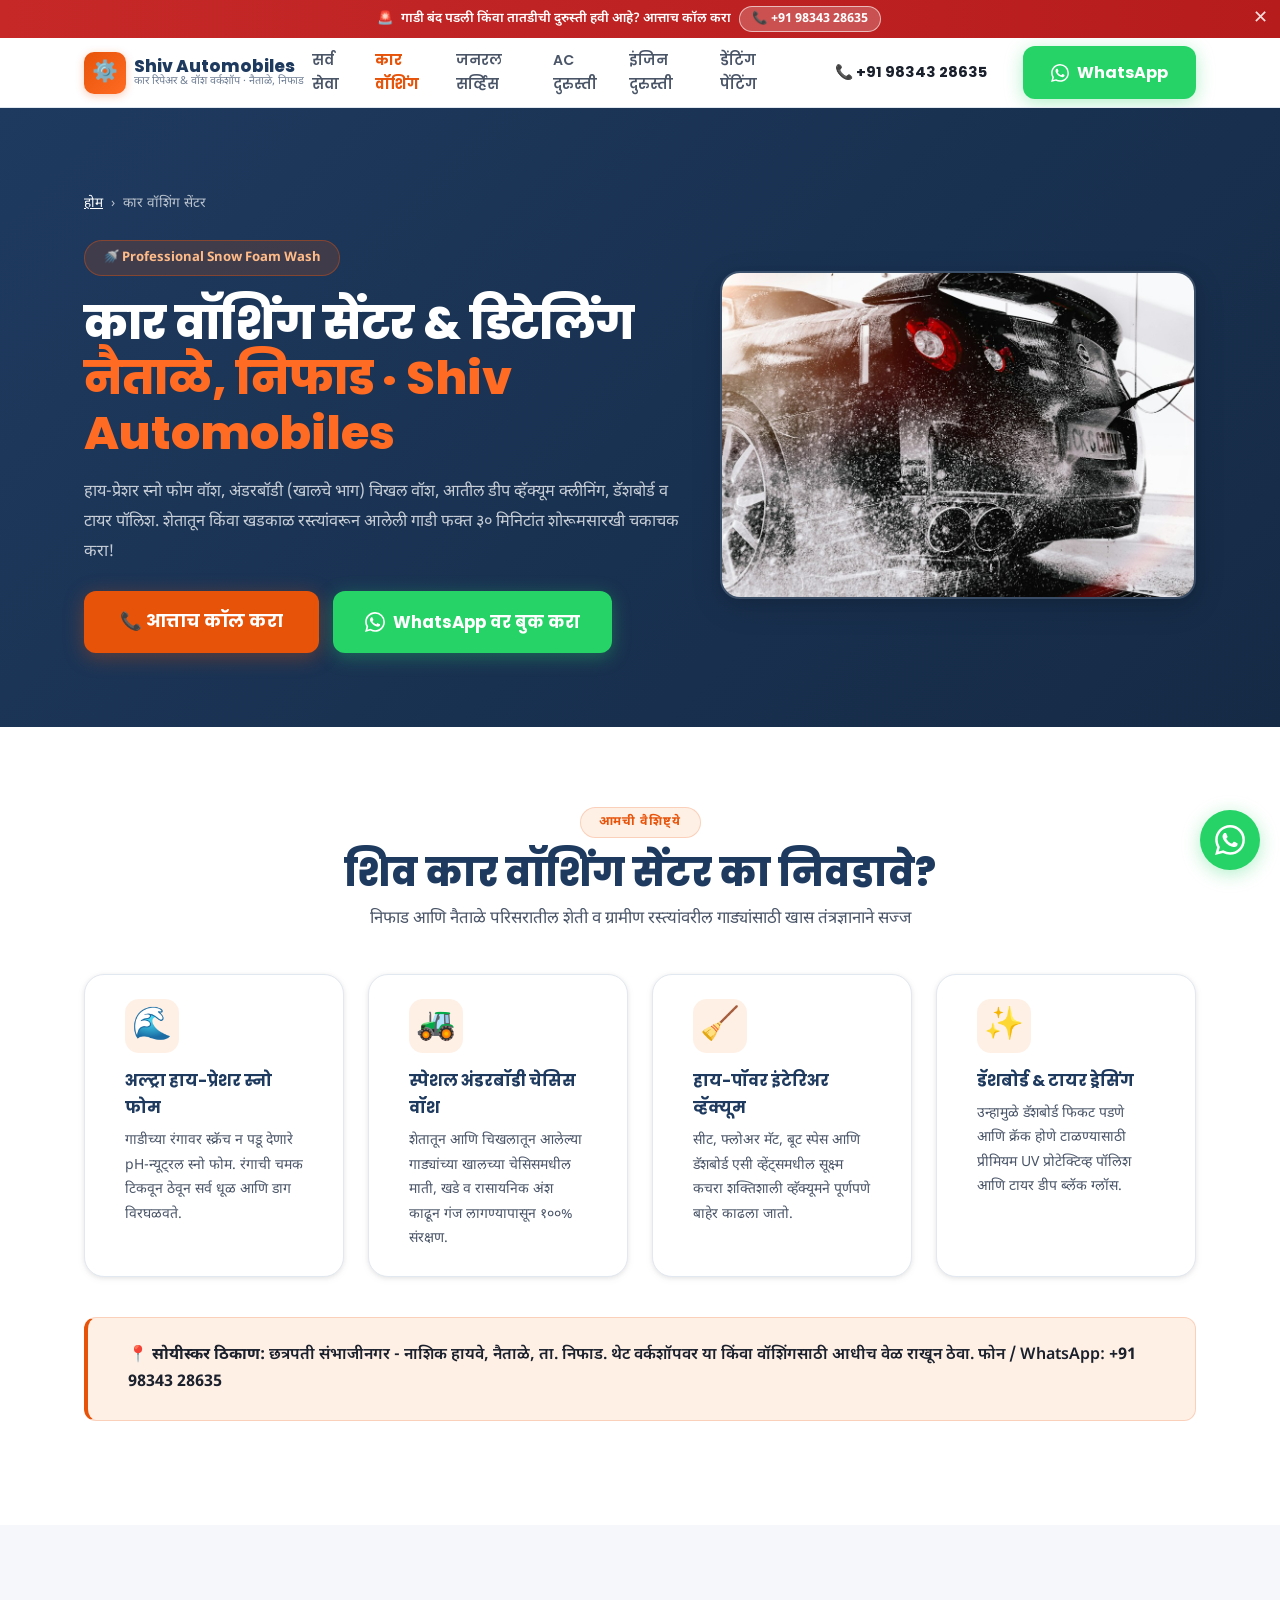
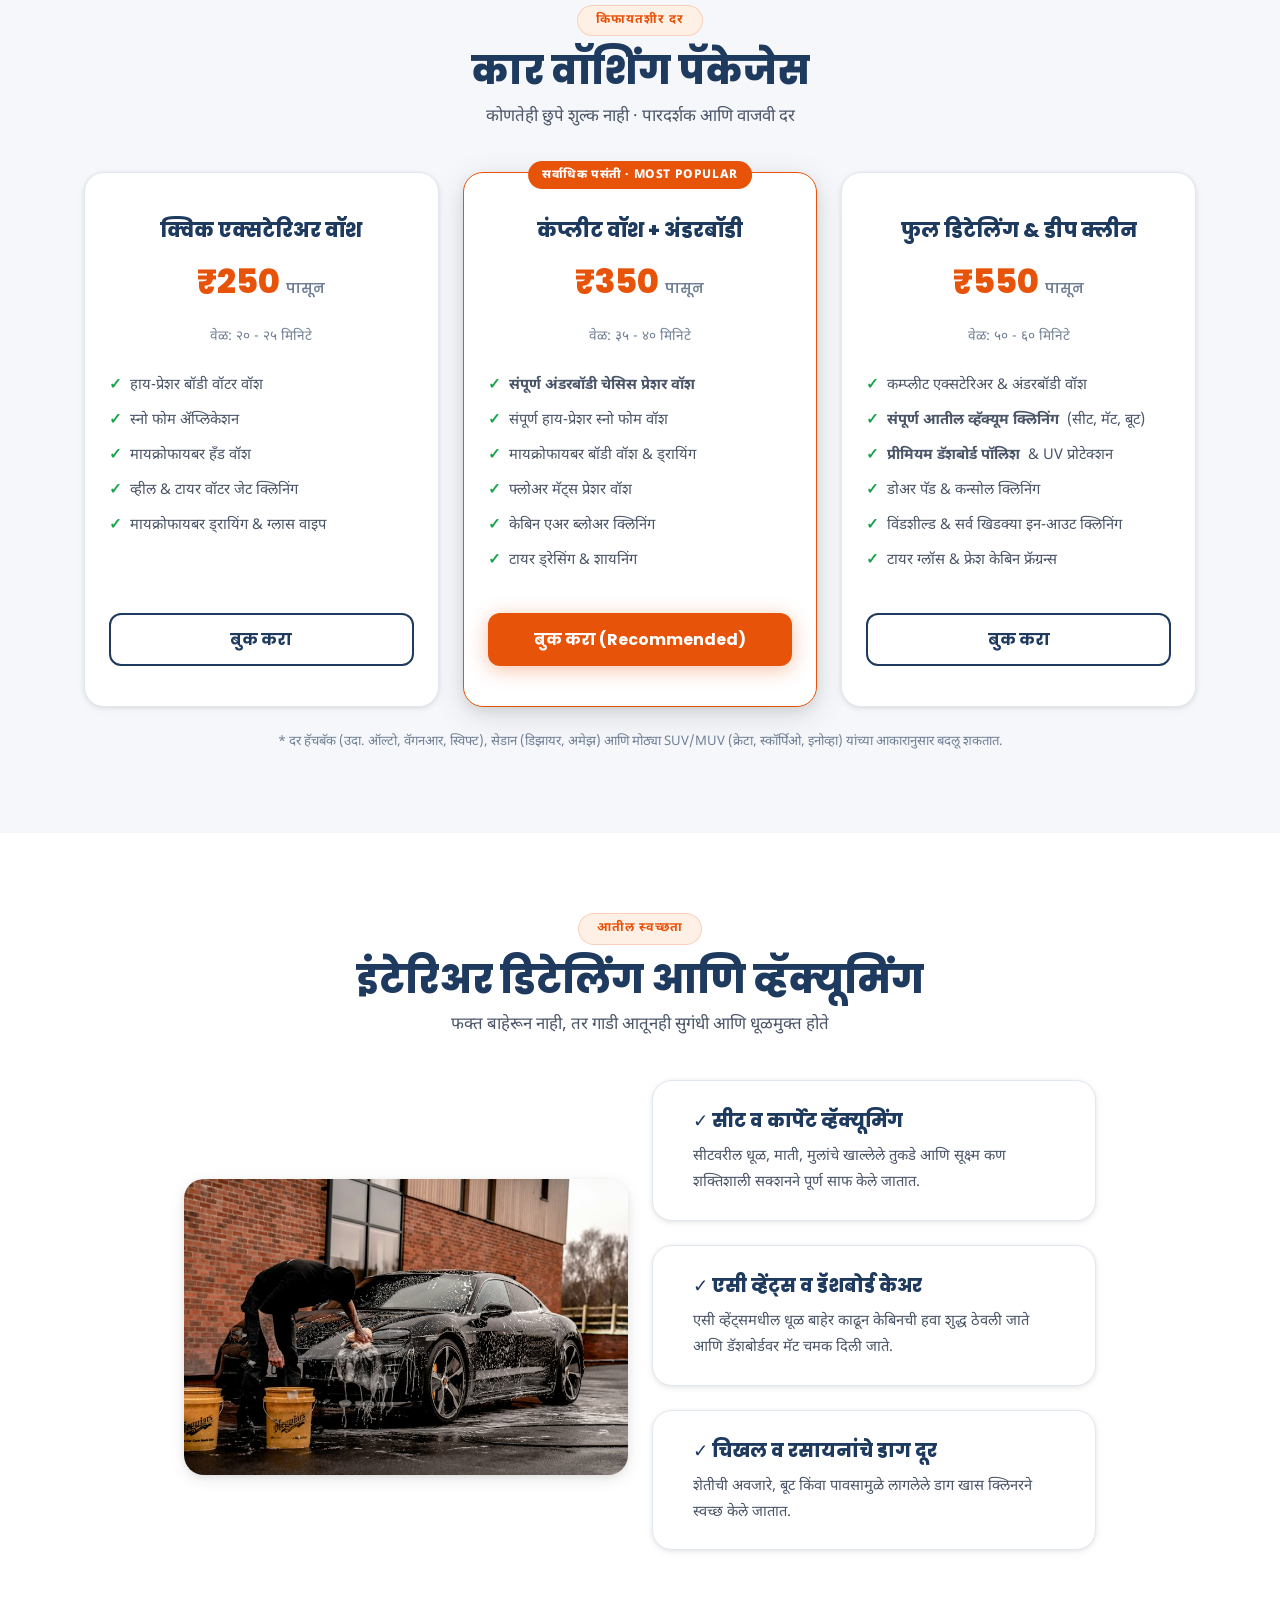
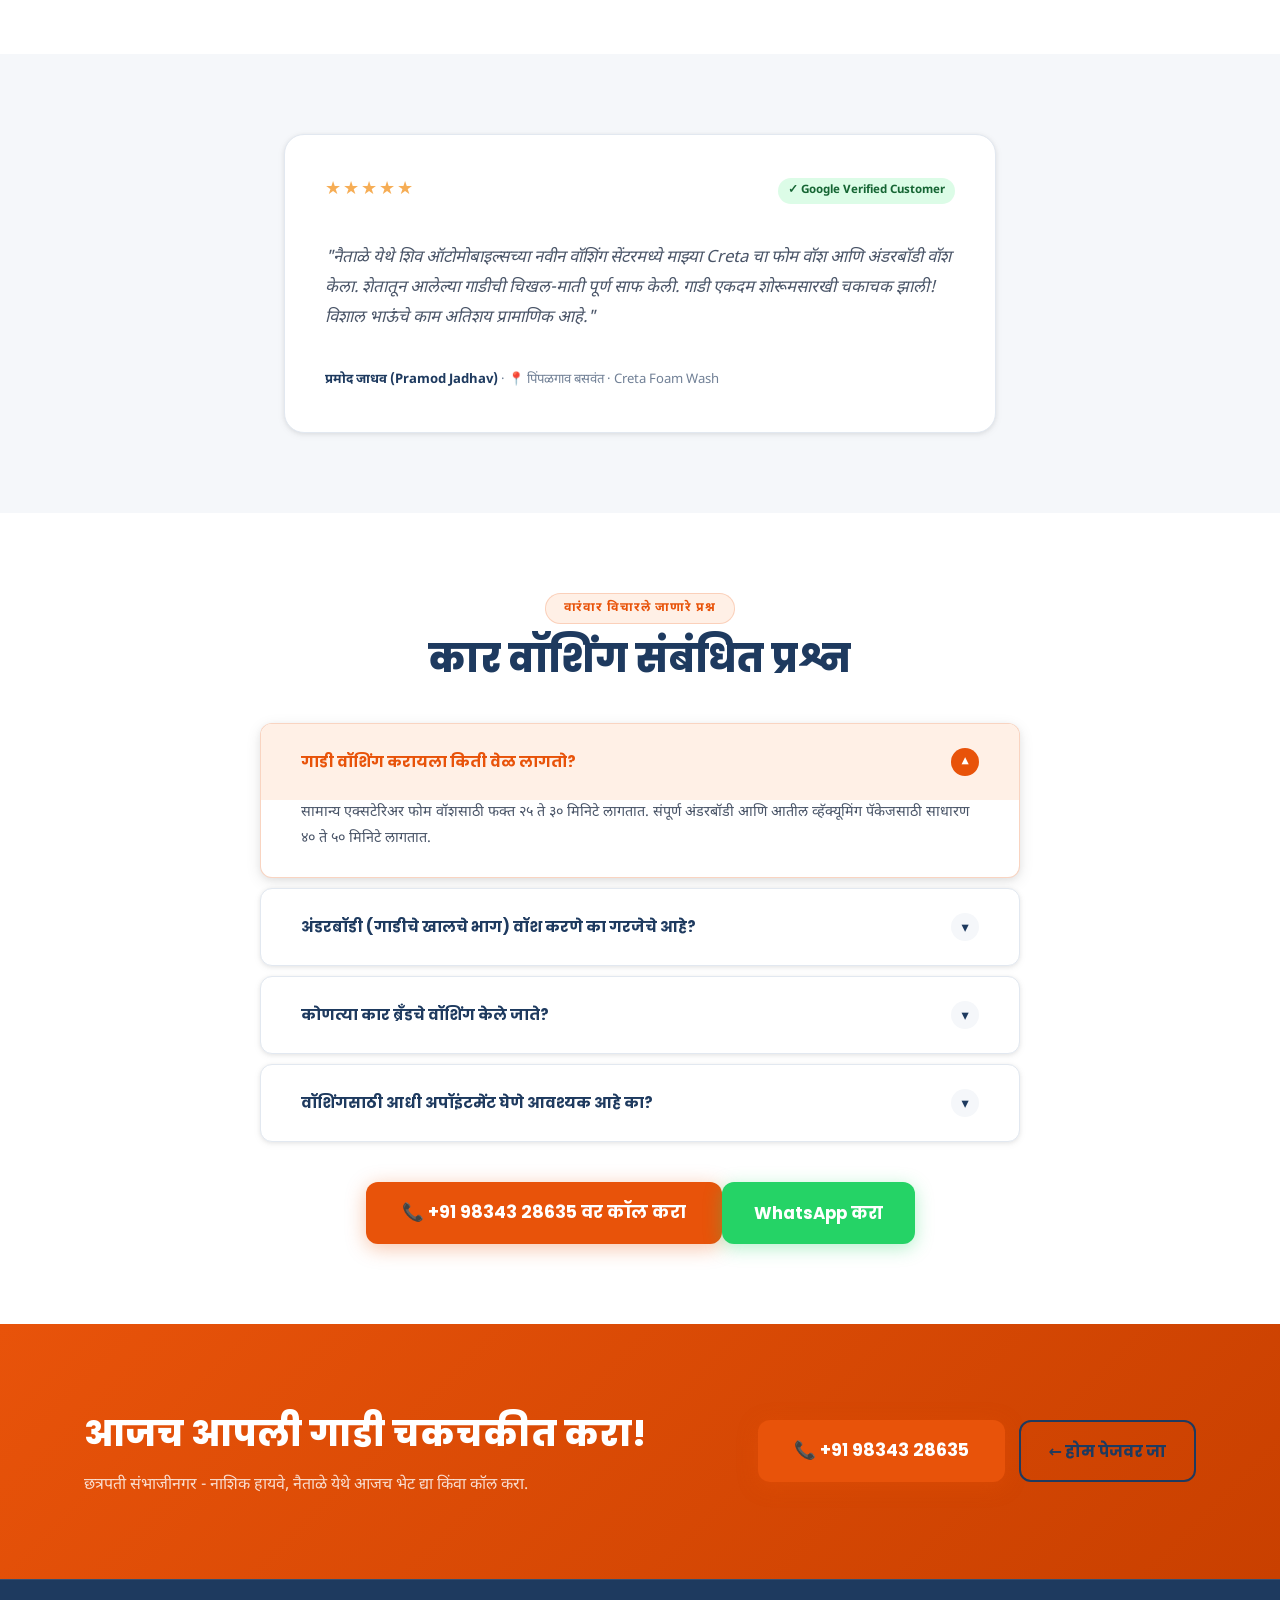
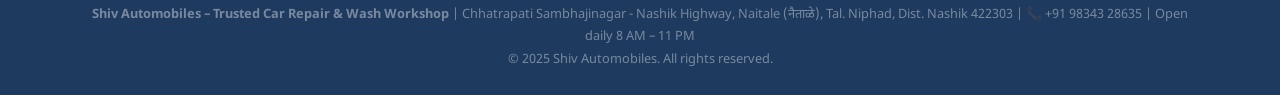
<file: car-washing.html>
<!DOCTYPE html>
<html lang="mr" dir="ltr">
<head>
  <meta charset="UTF-8" />
  <meta name="viewport" content="width=device-width, initial-scale=1.0" />
  <title>Car Washing Centre in Naitale, Niphad, Nashik | Foam Wash &amp; Detailing - Shiv Automobiles</title>
  <meta name="description" content="Best Car Washing Centre in Naitale, Niphad, Nashik on Chhatrapati Sambhajinagar - Nashik Highway. High-pressure snow foam wash, underbody chassis wash, interior vacuuming &amp; dashboard polish. Fast 30-min service. Call +91 98343 28635." />
  <meta name="keywords" content="car washing Naitale, car wash Niphad, car washing centre Niphad, car foam wash Pimpalgaon Baswant, underbody wash Nashik, कार वॉशिंग नैताळे, गाडी धुलाई निफाड, car detailing Ozar, Lasalgaon car wash, Shiv Automobiles" />
  <meta name="robots" content="index, follow" />
  <link rel="canonical" href="https://shivautomobiles.in/car-washing.html" />

  <!-- Open Graph -->
  <meta property="og:type" content="website" />
  <meta property="og:url" content="https://shivautomobiles.in/car-washing.html" />
  <meta property="og:title" content="Car Washing Centre in Naitale, Niphad, Nashik | Shiv Automobiles" />
  <meta property="og:description" content="High-pressure snow foam wash, underbody chassis wash, deep interior vacuum cleaning. Quick 30-min service on Chhatrapati Sambhajinagar - Nashik Highway." />
  <meta property="og:image" content="https://shivautomobiles.in/images/car-wash-hero.webp" />
  <meta property="og:locale" content="mr_IN" />

  <!-- Fonts -->
  <link rel="preconnect" href="https://fonts.googleapis.com" />
  <link rel="preconnect" href="https://fonts.gstatic.com" crossorigin />
  <link href="https://fonts.googleapis.com/css2?family=Poppins:wght@400;600;700;800&family=Noto+Sans+Devanagari:wght@400;600;700&display=swap" rel="stylesheet" />
  
  <link rel="stylesheet" href="css/style.css" />
  <link rel="icon" type="image/svg+xml" href="favicon.svg" />

  <!-- JSON-LD: Service & FAQ -->
  <script type="application/ld+json">
  {
    "@context": "https://schema.org",
    "@type": "Service",
    "name": "Car Washing Centre & Auto Detailing – Shiv Automobiles",
    "serviceType": "Car Wash and Detailing",
    "provider": {
      "@type": "AutoRepair",
      "name": "Shiv Automobiles – Trusted Car Repair & Wash Workshop",
      "telephone": "+919834328635",
      "image": "https://shivautomobiles.in/images/car-wash-hero.webp",
      "priceRange": "₹₹",
      "address": {
        "@type": "PostalAddress",
        "streetAddress": "Chhatrapati Sambhajinagar - Nashik Highway",
        "addressLocality": "Naitale",
        "addressRegion": "Maharashtra",
        "postalCode": "422303",
        "addressCountry": "IN"
      }
    },
    "areaServed": ["Naitale", "Niphad", "Pimpalgaon Baswant", "Ozar", "Lasalgaon", "Dharangaon Vir", "Nashik"],
    "description": "High-pressure snow foam wash, underbody chassis wash, deep interior vacuum cleaning, dashboard polish and vehicle detailing."
  }
  </script>
  <script type="application/ld+json">
  {
    "@context": "https://schema.org",
    "@type": "FAQPage",
    "mainEntity": [
      {
        "@type": "Question",
        "name": "गाडी वॉशिंग करायला किती वेळ लागतो?",
        "acceptedAnswer": {
          "@type": "Answer",
          "text": "सामान्य फोम वॉशसाठी फक्त २५ ते ३० मिनिटे लागतात. संपूर्ण अंडरबॉडी आणि आतील व्हॅक्यूमिंग पॅकेजसाठी साधारण ४० ते ५० मिनिटे लागतात."
        }
      },
      {
        "@type": "Question",
        "name": "अंडरबॉडी (गाडीचे खालचे भाग) वॉश करणे का गरजेचे आहे?",
        "acceptedAnswer": {
          "@type": "Answer",
          "text": "ग्रामीण व शेती भागातील चिखल, रसायने आणि खडी गाडीच्या खालच्या चेसिस, सायलेन्सर व सस्पेन्शनला चिटकून राहतात, ज्यामुळे गंज (रस्ट) चढतो. हाय-प्रेशर अंडरबॉडी वॉशमुळे चेसिस पूर्णपणे स्वच्छ राहून गंज लागण्यापासून संरक्षण होते."
        }
      },
      {
        "@type": "Question",
        "name": "कोणत्या प्रकारच्या गाड्यांचे वॉशिंग होते?",
        "acceptedAnswer": {
          "@type": "Answer",
          "text": "सर्व लहान-मोठ्या गाड्या — मारुती ऑल्टो, स्विफ्ट, वॅगनआर, ह्युंदाई क्रेटा, टाटा नेक्सॉन, महिंद्रा स्कॉर्पिओ, बोलेरो, इनोव्हा, थार आणि सर्व सेडान व लक्झरी गाड्यांचे वॉशिंग केले जाते."
        }
      }
    ]
  }
  </script>
</head>
<body>

  <!-- Emergency Banner -->
  <div class="emergency-banner" id="emergencyBanner">
    <span>🚨</span>
    <span>गाडी बंद पडली किंवा तातडीची दुरुस्ती हवी आहे? आत्ताच कॉल करा</span>
    <a href="tel:+919834328635" class="emergency-btn">📞 +91 98343 28635</a>
    <button class="banner-close" onclick="document.getElementById('emergencyBanner').style.display='none'">✕</button>
  </div>

  <!-- Header -->
  <header class="site-header" id="siteHeader">
    <div class="header-inner container">
      <a href="index.html" class="logo-wrap">
        <div class="logo-icon">⚙️</div>
        <div class="logo-text">
          <span class="logo-main">Shiv Automobiles</span>
          <span class="logo-sub">कार रिपेअर &amp; वॉश वर्कशॉप · नैताळे, निफाड</span>
        </div>
      </a>
      <nav class="header-nav">
        <a href="index.html#services">सर्व सेवा</a>
        <a href="car-washing.html" style="color:var(--clr-orange);font-weight:700">कार वॉशिंग</a>
        <a href="car-service.html">जनरल सर्व्हिस</a>
        <a href="car-ac-repair.html">AC दुरुस्ती</a>
        <a href="engine-repair.html">इंजिन दुरुस्ती</a>
        <a href="denting-painting.html">डेंटिंग पेंटिंग</a>
      </nav>
      <div class="header-cta" style="margin-left:auto">
        <a href="tel:+919834328635" class="btn btn-phone header-phone">📞 +91 98343 28635</a>
        <a href="https://wa.me/919834328635?text=Hello%20Shiv%20Automobiles%2C%20I%20want%20to%20book%20a%20Car%20Wash" class="btn btn-wa" target="_blank" rel="noopener">
          <svg viewBox="0 0 24 24" fill="currentColor" width="18" height="18"><path d="M17.472 14.382c-.297-.149-1.758-.867-2.03-.967-.273-.099-.471-.148-.67.15-.197.297-.767.966-.94 1.164-.173.199-.347.223-.644.075-.297-.15-1.255-.463-2.39-1.475-.883-.788-1.48-1.761-1.653-2.059-.173-.297-.018-.458.13-.606.134-.133.298-.347.446-.52.149-.174.198-.298.298-.497.099-.198.05-.371-.025-.52-.075-.149-.669-1.612-.916-2.207-.242-.579-.487-.5-.669-.51-.173-.008-.371-.01-.57-.01-.198 0-.52.074-.792.372-.272.297-1.04 1.016-1.04 2.479 0 1.462 1.065 2.875 1.213 3.074.149.198 2.096 3.2 5.077 4.487.709.306 1.262.489 1.694.625.712.227 1.36.195 1.871.118.571-.085 1.758-.719 2.006-1.413.248-.694.248-1.289.173-1.413-.074-.124-.272-.198-.57-.347m-5.421 7.403h-.004a9.87 9.87 0 01-5.031-1.378l-.361-.214-3.741.982.998-3.648-.235-.374a9.86 9.86 0 01-1.51-5.26c.001-5.45 4.436-9.884 9.888-9.884 2.64 0 5.122 1.03 6.988 2.898a9.825 9.825 0 012.893 6.994c-.003 5.45-4.437 9.884-9.885 9.884m8.413-18.297A11.815 11.815 0 0012.05 0C5.495 0 .16 5.335.157 11.892c0 2.096.547 4.142 1.588 5.945L.057 24l6.305-1.654a11.882 11.882 0 005.683 1.448h.005c6.554 0 11.89-5.335 11.893-11.893a11.821 11.821 0 00-3.48-8.413z"/></svg>
          WhatsApp
        </a>
      </div>
    </div>
  </header>

  <!-- Hero Section -->
  <section class="subpage-hero">
    <div class="container subpage-hero-inner">
      <div>
        <div class="breadcrumb">
          <a href="index.html">होम</a> <span>›</span>
          <span>कार वॉशिंग सेंटर</span>
        </div>
        <div class="hero-badge">🚿 Professional Snow Foam Wash</div>
        <h1 class="hero-headline" style="font-size:clamp(1.9rem, 4.5vw, 2.9rem);margin-bottom:1rem">
          <span>कार वॉशिंग सेंटर &amp; डिटेलिंग</span><br />
          <span class="hero-accent">नैताळे, निफाड · Shiv Automobiles</span>
        </h1>
        <p class="hero-sub" style="font-size:1.02rem;margin-bottom:1.5rem">
          हाय-प्रेशर स्नो फोम वॉश, अंडरबॉडी (खालचे भाग) चिखल वॉश, आतील डीप व्हॅक्यूम क्लीनिंग, डॅशबोर्ड व टायर पॉलिश. शेतातून किंवा खडकाळ रस्त्यांवरून आलेली गाडी फक्त ३० मिनिटांत शोरूमसारखी चकाचक करा!
        </p>
        <div class="hero-ctas">
          <a href="tel:+919834328635" class="btn btn-primary btn-lg pulse-cta">📞 आत्ताच कॉल करा</a>
          <a href="https://wa.me/919834328635?text=Hello%20Shiv%20Automobiles%2C%20I%20want%20to%20book%20a%20Car%20Wash" class="btn btn-wa-lg" target="_blank" rel="noopener">
            <svg viewBox="0 0 24 24" fill="currentColor" width="20" height="20"><path d="M17.472 14.382c-.297-.149-1.758-.867-2.03-.967-.273-.099-.471-.148-.67.15-.197.297-.767.966-.94 1.164-.173.199-.347.223-.644.075-.297-.15-1.255-.463-2.39-1.475-.883-.788-1.48-1.761-1.653-2.059-.173-.297-.018-.458.13-.606.134-.133.298-.347.446-.52.149-.174.198-.298.298-.497.099-.198.05-.371-.025-.52-.075-.149-.669-1.612-.916-2.207-.242-.579-.487-.5-.669-.51-.173-.008-.371-.01-.57-.01-.198 0-.52.074-.792.372-.272.297-1.04 1.016-1.04 2.479 0 1.462 1.065 2.875 1.213 3.074.149.198 2.096 3.2 5.077 4.487.709.306 1.262.489 1.694.625.712.227 1.36.195 1.871.118.571-.085 1.758-.719 2.006-1.413.248-.694.248-1.289.173-1.413-.074-.124-.272-.198-.57-.347m-5.421 7.403h-.004a9.87 9.87 0 01-5.031-1.378l-.361-.214-3.741.982.998-3.648-.235-.374a9.86 9.86 0 01-1.51-5.26c.001-5.45 4.436-9.884 9.888-9.884 2.64 0 5.122 1.03 6.988 2.898a9.825 9.825 0 012.893 6.994c-.003 5.45-4.437 9.884-9.885 9.884m8.413-18.297A11.815 11.815 0 0012.05 0C5.495 0 .16 5.335.157 11.892c0 2.096.547 4.142 1.588 5.945L.057 24l6.305-1.654a11.882 11.882 0 005.683 1.448h.005c6.554 0 11.89-5.335 11.893-11.893a11.821 11.821 0 00-3.48-8.413z"/></svg>
            WhatsApp वर बुक करा
          </a>
        </div>
      </div>
      <div class="subpage-hero-img">
        <img src="images/car-wash-hero.webp" alt="Car washing centre in Naitale Niphad - Shiv Automobiles" width="600" height="420" />
      </div>
    </div>
  </section>

  <!-- Highlights / Features -->
  <section class="subpage-section">
    <div class="container">
      <div class="section-header">
        <span class="section-tag">आमची वैशिष्ट्ये</span>
        <h2>शिव कार वॉशिंग सेंटर का निवडावे?</h2>
        <p>निफाड आणि नैताळे परिसरातील शेती व ग्रामीण रस्त्यांवरील गाड्यांसाठी खास तंत्रज्ञानाने सज्ज</p>
      </div>

      <div style="display:grid;grid-template-columns:repeat(auto-fit,minmax(260px,1fr));gap:var(--sp-md);margin-bottom:var(--sp-lg)">
        <div class="why-card">
          <span class="why-icon">🌊</span>
          <h3>अल्ट्रा हाय-प्रेशर स्नो फोम</h3>
          <p>गाडीच्या रंगावर स्क्रॅच न पडू देणारे pH-न्यूट्रल स्नो फोम. रंगाची चमक टिकवून ठेवून सर्व धूळ आणि डाग विरघळवते.</p>
        </div>
        <div class="why-card">
          <span class="why-icon">🚜</span>
          <h3>स्पेशल अंडरबॉडी चेसिस वॉश</h3>
          <p>शेतातून आणि चिखलातून आलेल्या गाड्यांच्या खालच्या चेसिसमधील माती, खडे व रासायनिक अंश काढून गंज लागण्यापासून १००% संरक्षण.</p>
        </div>
        <div class="why-card">
          <span class="why-icon">🧹</span>
          <h3>हाय-पॉवर इंटेरिअर व्हॅक्यूम</h3>
          <p>सीट, फ्लोअर मॅट, बूट स्पेस आणि डॅशबोर्ड एसी व्हेंट्समधील सूक्ष्म कचरा शक्तिशाली व्हॅक्यूमने पूर्णपणे बाहेर काढला जातो.</p>
        </div>
        <div class="why-card">
          <span class="why-icon">✨</span>
          <h3>डॅशबोर्ड &amp; टायर ड्रेसिंग</h3>
          <p>उन्हामुळे डॅशबोर्ड फिकट पडणे आणि क्रॅक होणे टाळण्यासाठी प्रीमियम UV प्रोटेक्टिव्ह पॉलिश आणि टायर डीप ब्लॅक ग्लॉस.</p>
        </div>
      </div>

      <!-- Highlight Banner Box -->
      <div class="highlight-box">
        <p>📍 <strong>सोयीस्कर ठिकाण:</strong> छत्रपती संभाजीनगर - नाशिक हायवे, नैताळे, ता. निफाड. थेट वर्कशॉपवर या किंवा वॉशिंगसाठी आधीच वेळ राखून ठेवा. फोन / WhatsApp: <strong>+91 98343 28635</strong></p>
      </div>
    </div>
  </section>

  <!-- Washing Packages -->
  <section class="subpage-section-alt">
    <div class="container">
      <div class="section-header">
        <span class="section-tag">किफायतशीर दर</span>
        <h2>कार वॉशिंग पॅकेजेस</h2>
        <p>कोणतेही छुपे शुल्क नाही · पारदर्शक आणि वाजवी दर</p>
      </div>

      <div class="package-grid">
        <!-- Package 1 -->
        <div class="package-card">
          <h3 class="pkg-title">क्विक एक्सटेरिअर वॉश</h3>
          <div class="pkg-price">₹250 <span>पासून</span></div>
          <p style="text-align:center;color:var(--clr-text-muted);font-size:0.85rem">वेळ: २० - २५ मिनिटे</p>
          <ul class="pkg-list">
            <li><span class="check">✓</span> हाय-प्रेशर बॉडी वॉटर वॉश</li>
            <li><span class="check">✓</span> स्नो फोम ॲप्लिकेशन</li>
            <li><span class="check">✓</span> मायक्रोफायबर हँड वॉश</li>
            <li><span class="check">✓</span> व्हील &amp; टायर वॉटर जेट क्लिनिंग</li>
            <li><span class="check">✓</span> मायक्रोफायबर ड्रायिंग &amp; ग्लास वाइप</li>
          </ul>
          <a href="https://wa.me/919834328635?text=Hello%20Shiv%20Automobiles%2C%20I%20want%20Quick%20Exterior%20Wash" class="btn btn-outline" style="width:100%;justify-content:center;margin-top:auto">बुक करा</a>
        </div>

        <!-- Package 2 Featured -->
        <div class="package-card featured">
          <span class="pkg-badge">सर्वाधिक पसंती · Most Popular</span>
          <h3 class="pkg-title">कंप्लीट वॉश + अंडरबॉडी</h3>
          <div class="pkg-price">₹350 <span>पासून</span></div>
          <p style="text-align:center;color:var(--clr-text-muted);font-size:0.85rem">वेळ: ३५ - ४० मिनिटे</p>
          <ul class="pkg-list">
            <li><span class="check">✓</span> <strong>संपूर्ण अंडरबॉडी चेसिस प्रेशर वॉश</strong></li>
            <li><span class="check">✓</span> संपूर्ण हाय-प्रेशर स्नो फोम वॉश</li>
            <li><span class="check">✓</span> मायक्रोफायबर बॉडी वॉश &amp; ड्रायिंग</li>
            <li><span class="check">✓</span> फ्लोअर मॅट्स प्रेशर वॉश</li>
            <li><span class="check">✓</span> केबिन एअर ब्लोअर क्लिनिंग</li>
            <li><span class="check">✓</span> टायर ड्रेसिंग &amp; शायनिंग</li>
          </ul>
          <a href="https://wa.me/919834328635?text=Hello%20Shiv%20Automobiles%2C%20I%20want%20Complete%20Underbody%20and%20Foam%20Wash" class="btn btn-primary" style="width:100%;justify-content:center;margin-top:auto">बुक करा (Recommended)</a>
        </div>

        <!-- Package 3 -->
        <div class="package-card">
          <h3 class="pkg-title">फुल डिटेलिंग &amp; डीप क्लीन</h3>
          <div class="pkg-price">₹550 <span>पासून</span></div>
          <p style="text-align:center;color:var(--clr-text-muted);font-size:0.85rem">वेळ: ५० - ६० मिनिटे</p>
          <ul class="pkg-list">
            <li><span class="check">✓</span> कम्प्लीट एक्सटेरिअर &amp; अंडरबॉडी वॉश</li>
            <li><span class="check">✓</span> <strong>संपूर्ण आतील व्हॅक्यूम क्लिनिंग</strong> (सीट, मॅट, बूट)</li>
            <li><span class="check">✓</span> <strong>प्रीमियम डॅशबोर्ड पॉलिश</strong> &amp; UV प्रोटेक्शन</li>
            <li><span class="check">✓</span> डोअर पॅड &amp; कन्सोल क्लिनिंग</li>
            <li><span class="check">✓</span> विंडशील्ड &amp; सर्व खिडक्या इन-आउट क्लिनिंग</li>
            <li><span class="check">✓</span> टायर ग्लॉस &amp; फ्रेश केबिन फ्रॅग्रन्स</li>
          </ul>
          <a href="https://wa.me/919834328635?text=Hello%20Shiv%20Automobiles%2C%20I%20want%20Full%20Detailing%20Deep%20Clean%20Wash" class="btn btn-outline" style="width:100%;justify-content:center;margin-top:auto">बुक करा</a>
        </div>
      </div>
      
      <p style="text-align:center;font-size:0.82rem;color:var(--clr-text-muted);margin-top:var(--sp-md)">
        * दर हॅचबॅक (उदा. ऑल्टो, वॅगनआर, स्विफ्ट), सेडान (डिझायर, अमेझ) आणि मोठ्या SUV/MUV (क्रेटा, स्कॉर्पिओ, इनोव्हा) यांच्या आकारानुसार बदलू शकतात.
      </p>
    </div>
  </section>

  <!-- Photo Comparison Section -->
  <section class="subpage-section">
    <div class="container" style="max-width:960px">
      <div class="section-header">
        <span class="section-tag">आतील स्वच्छता</span>
        <h2>इंटेरिअर डिटेलिंग आणि व्हॅक्यूमिंग</h2>
        <p>फक्त बाहेरून नाही, तर गाडी आतूनही सुगंधी आणि धूळमुक्त होते</p>
      </div>

      <div style="display:grid;grid-template-columns:1fr 1fr;gap:var(--sp-md);align-items:center">
        <div style="border-radius:var(--radius-lg);overflow:hidden;box-shadow:var(--shadow)">
          <img src="images/car-wash-detail.webp" alt="Interior car detailing and vacuuming in Naitale Niphad" width="500" height="340" />
        </div>
        <div>
          <div class="feature-box">
            <h3>✓ सीट व कार्पेट व्हॅक्यूमिंग</h3>
            <p>सीटवरील धूळ, माती, मुलांचे खाल्लेले तुकडे आणि सूक्ष्म कण शक्तिशाली सक्शनने पूर्ण साफ केले जातात.</p>
          </div>
          <div class="feature-box">
            <h3>✓ एसी व्हेंट्स व डॅशबोर्ड केअर</h3>
            <p>एसी व्हेंट्समधील धूळ बाहेर काढून केबिनची हवा शुद्ध ठेवली जाते आणि डॅशबोर्डवर मॅट चमक दिली जाते.</p>
          </div>
          <div class="feature-box">
            <h3>✓ चिखल व रसायनांचे डाग दूर</h3>
            <p>शेतीची अवजारे, बूट किंवा पावसामुळे लागलेले डाग खास क्लिनरने स्वच्छ केले जातात.</p>
          </div>
        </div>
      </div>
    </div>
  </section>

  <!-- Customer Testimonial -->
  <section class="subpage-section-alt">
    <div class="container" style="max-width:760px">
      <div class="review-card" style="padding:var(--sp-lg)">
        <div class="review-top">
          <div class="review-stars">★★★★★</div>
          <span class="review-badge">✓ Google Verified Customer</span>
        </div>
        <p class="review-text" style="font-size:1.05rem;margin:var(--sp-md) 0">
          "नैताळे येथे शिव ऑटोमोबाइल्सच्या नवीन वॉशिंग सेंटरमध्ये माझ्या Creta चा फोम वॉश आणि अंडरबॉडी वॉश केला. शेतातून आलेल्या गाडीची चिखल-माती पूर्ण साफ केली. गाडी एकदम शोरूमसारखी चकाचक झाली! विशाल भाऊंचे काम अतिशय प्रामाणिक आहे."
        </p>
        <div class="review-meta">
          <strong>प्रमोद जाधव (Pramod Jadhav)</strong> · 📍 पिंपळगाव बसवंत · <span>Creta Foam Wash</span>
        </div>
      </div>
    </div>
  </section>

  <!-- FAQ Section -->
  <section class="faq-section section-pad">
    <div class="container">
      <div class="section-header">
        <span class="section-tag">वारंवार विचारले जाणारे प्रश्न</span>
        <h2>कार वॉशिंग संबंधित प्रश्न</h2>
      </div>

      <div class="faq-list">
        <div class="faq-item open">
          <div class="faq-q">
            <span>गाडी वॉशिंग करायला किती वेळ लागतो?</span>
            <span class="faq-arrow">▾</span>
          </div>
          <div class="faq-a" style="display:block">
            <p>सामान्य एक्सटेरिअर फोम वॉशसाठी फक्त २५ ते ३० मिनिटे लागतात. संपूर्ण अंडरबॉडी आणि आतील व्हॅक्यूमिंग पॅकेजसाठी साधारण ४० ते ५० मिनिटे लागतात.</p>
          </div>
        </div>

        <div class="faq-item">
          <div class="faq-q">
            <span>अंडरबॉडी (गाडीचे खालचे भाग) वॉश करणे का गरजेचे आहे?</span>
            <span class="faq-arrow">▾</span>
          </div>
          <div class="faq-a">
            <p>ग्रामीण व शेती भागातील चिखल, रासायनिक खते आणि रस्त्यावरील खडी गाडीच्या खालच्या चेसिस, सायलेन्सर व सस्पेन्शनला चिटकून राहतात, ज्यामुळे गंज (रस्ट) चढतो. हाय-प्रेशर अंडरबॉडी वॉशमुळे चेसिस पूर्णपणे स्वच्छ राहून गाडीचे आयुष्य वाढते.</p>
          </div>
        </div>

        <div class="faq-item">
          <div class="faq-q">
            <span>कोणत्या कार ब्रँडचे वॉशिंग केले जाते?</span>
            <span class="faq-arrow">▾</span>
          </div>
          <div class="faq-a">
            <p>सर्व लहान-मोठ्या गाड्या — मारुती ऑल्टो, स्विफ्ट, बलेनो, ह्युंदाई क्रेटा, वेन्यू, i20, टाटा नेक्सॉन, पंच, हॅरियर, महिंद्रा स्कॉर्पिओ, बोलेरो, XUV700, थार, टोयोटा इनोव्हा, फॉर्च्युनर आणि सर्व सेडान गाड्यांचे वॉशिंग केले जाते.</p>
          </div>
        </div>

        <div class="faq-item">
          <div class="faq-q">
            <span>वॉशिंगसाठी आधी अपॉइंटमेंट घेणे आवश्यक आहे का?</span>
            <span class="faq-arrow">▾</span>
          </div>
          <div class="faq-a">
            <p>तुम्ही थेट वर्कशॉपवर येऊ शकता. गर्दी टाळण्यासाठी आणि तुमचा वेळ वाचवण्यासाठी तुम्ही येण्यापूर्वी WhatsApp किंवा कॉलवर सांगू शकता.</p>
          </div>
        </div>
      </div>

      <div class="section-cta" style="margin-top:var(--sp-lg);text-align:center">
        <a href="tel:+919834328635" class="btn btn-primary btn-lg">📞 +91 98343 28635 वर कॉल करा</a>
        <a href="https://wa.me/919834328635?text=Hello%20Shiv%20Automobiles%2C%20I%20want%20to%20book%20a%20Car%20Wash" class="btn btn-wa-lg" target="_blank" rel="noopener">WhatsApp करा</a>
      </div>
    </div>
  </section>

  <!-- CTA Band -->
  <section class="cta-band section-pad">
    <div class="container cta-band-inner">
      <div class="cta-band-text">
        <h2>आजच आपली गाडी चकचकीत करा!</h2>
        <p>छत्रपती संभाजीनगर - नाशिक हायवे, नैताळे येथे आजच भेट द्या किंवा कॉल करा.</p>
      </div>
      <div class="cta-band-btns">
        <a href="tel:+919834328635" class="btn btn-primary btn-lg pulse-cta">📞 +91 98343 28635</a>
        <a href="index.html" class="btn btn-outline">← होम पेजवर जा</a>
      </div>
    </div>
  </section>

  <!-- Footer -->
  <footer class="site-footer-main">
    <div class="footer-bottom">
      <div class="container">
        <p><strong>Shiv Automobiles – Trusted Car Repair &amp; Wash Workshop</strong> | Chhatrapati Sambhajinagar - Nashik Highway, Naitale (नैताळे), Tal. Niphad, Dist. Nashik 422303 | 📞 +91 98343 28635 | Open daily 8 AM – 11 PM</p>
        <p>&copy; 2025 Shiv Automobiles. All rights reserved.</p>
      </div>
    </div>
  </footer>

  <!-- Floating WhatsApp -->
  <a href="https://wa.me/919834328635?text=Hello%20Shiv%20Automobiles%2C%20I%20want%20to%20book%20a%20Car%20Wash" class="wa-float" target="_blank" rel="noopener" aria-label="WhatsApp">
    <svg viewBox="0 0 24 24" fill="currentColor" width="30" height="30"><path d="M17.472 14.382c-.297-.149-1.758-.867-2.03-.967-.273-.099-.471-.148-.67.15-.197.297-.767.966-.94 1.164-.173.199-.347.223-.644.075-.297-.15-1.255-.463-2.39-1.475-.883-.788-1.48-1.761-1.653-2.059-.173-.297-.018-.458.13-.606.134-.133.298-.347.446-.52.149-.174.198-.298.298-.497.099-.198.05-.371-.025-.52-.075-.149-.669-1.612-.916-2.207-.242-.579-.487-.5-.669-.51-.173-.008-.371-.01-.57-.01-.198 0-.52.074-.792.372-.272.297-1.04 1.016-1.04 2.479 0 1.462 1.065 2.875 1.213 3.074.149.198 2.096 3.2 5.077 4.487.709.306 1.262.489 1.694.625.712.227 1.36.195 1.871.118.571-.085 1.758-.719 2.006-1.413.248-.694.248-1.289.173-1.413-.074-.124-.272-.198-.57-.347m-5.421 7.403h-.004a9.87 9.87 0 01-5.031-1.378l-.361-.214-3.741.982.998-3.648-.235-.374a9.86 9.86 0 01-1.51-5.26c.001-5.45 4.436-9.884 9.888-9.884 2.64 0 5.122 1.03 6.988 2.898a9.825 9.825 0 012.893 6.994c-.003 5.45-4.437 9.884-9.885 9.884m8.413-18.297A11.815 11.815 0 0012.05 0C5.495 0 .16 5.335.157 11.892c0 2.096.547 4.142 1.588 5.945L.057 24l6.305-1.654a11.882 11.882 0 005.683 1.448h.005c6.554 0 11.89-5.335 11.893-11.893a11.821 11.821 0 00-3.48-8.413z"/></svg>
  </a>

  <!-- Mobile Sticky -->
  <div class="mobile-sticky">
    <a href="tel:+919834328635" class="sticky-btn sticky-call">📞 कॉल करा</a>
    <a href="https://wa.me/919834328635?text=Hello%20Shiv%20Automobiles%2C%20I%20want%20to%20book%20a%20Car%20Wash" class="sticky-btn sticky-wa" target="_blank" rel="noopener">
      <svg viewBox="0 0 24 24" fill="currentColor" width="20" height="20"><path d="M17.472 14.382c-.297-.149-1.758-.867-2.03-.967-.273-.099-.471-.148-.67.15-.197.297-.767.966-.94 1.164-.173.199-.347.223-.644.075-.297-.15-1.255-.463-2.39-1.475-.883-.788-1.48-1.761-1.653-2.059-.173-.297-.018-.458.13-.606.134-.133.298-.347.446-.52.149-.174.198-.298.298-.497.099-.198.05-.371-.025-.52-.075-.149-.669-1.612-.916-2.207-.242-.579-.487-.5-.669-.51-.173-.008-.371-.01-.57-.01-.198 0-.52.074-.792.372-.272.297-1.04 1.016-1.04 2.479 0 1.462 1.065 2.875 1.213 3.074.149.198 2.096 3.2 5.077 4.487.709.306 1.262.489 1.694.625.712.227 1.36.195 1.871.118.571-.085 1.758-.719 2.006-1.413.248-.694.248-1.289.173-1.413-.074-.124-.272-.198-.57-.347m-5.421 7.403h-.004a9.87 9.87 0 01-5.031-1.378l-.361-.214-3.741.982.998-3.648-.235-.374a9.86 9.86 0 01-1.51-5.26c.001-5.45 4.436-9.884 9.888-9.884 2.64 0 5.122 1.03 6.988 2.898a9.825 9.825 0 012.893 6.994c-.003 5.45-4.437 9.884-9.885 9.884m8.413-18.297A11.815 11.815 0 0012.05 0C5.495 0 .16 5.335.157 11.892c0 2.096.547 4.142 1.588 5.945L.057 24l6.305-1.654a11.882 11.882 0 005.683 1.448h.005c6.554 0 11.89-5.335 11.893-11.893a11.821 11.821 0 00-3.48-8.413z"/></svg>
      WhatsApp
    </a>
  </div>

  <script>
    // Header scroll
    window.addEventListener('scroll', () => {
      document.getElementById('siteHeader').classList.toggle('scrolled', window.scrollY > 60);
    }, { passive: true });

    // FAQ Toggle
    document.querySelectorAll('.faq-item').forEach(item => {
      item.querySelector('.faq-q').addEventListener('click', () => {
        const isOpen = item.classList.contains('open');
        document.querySelectorAll('.faq-item').forEach(el => {
          el.classList.remove('open');
          const ans = el.querySelector('.faq-a');
          if (ans) ans.style.display = 'none';
        });
        if (!isOpen) {
          item.classList.add('open');
          const ans = item.querySelector('.faq-a');
          if (ans) ans.style.display = 'block';
        }
      });
    });
  </script>
</body>
</html>
</file>
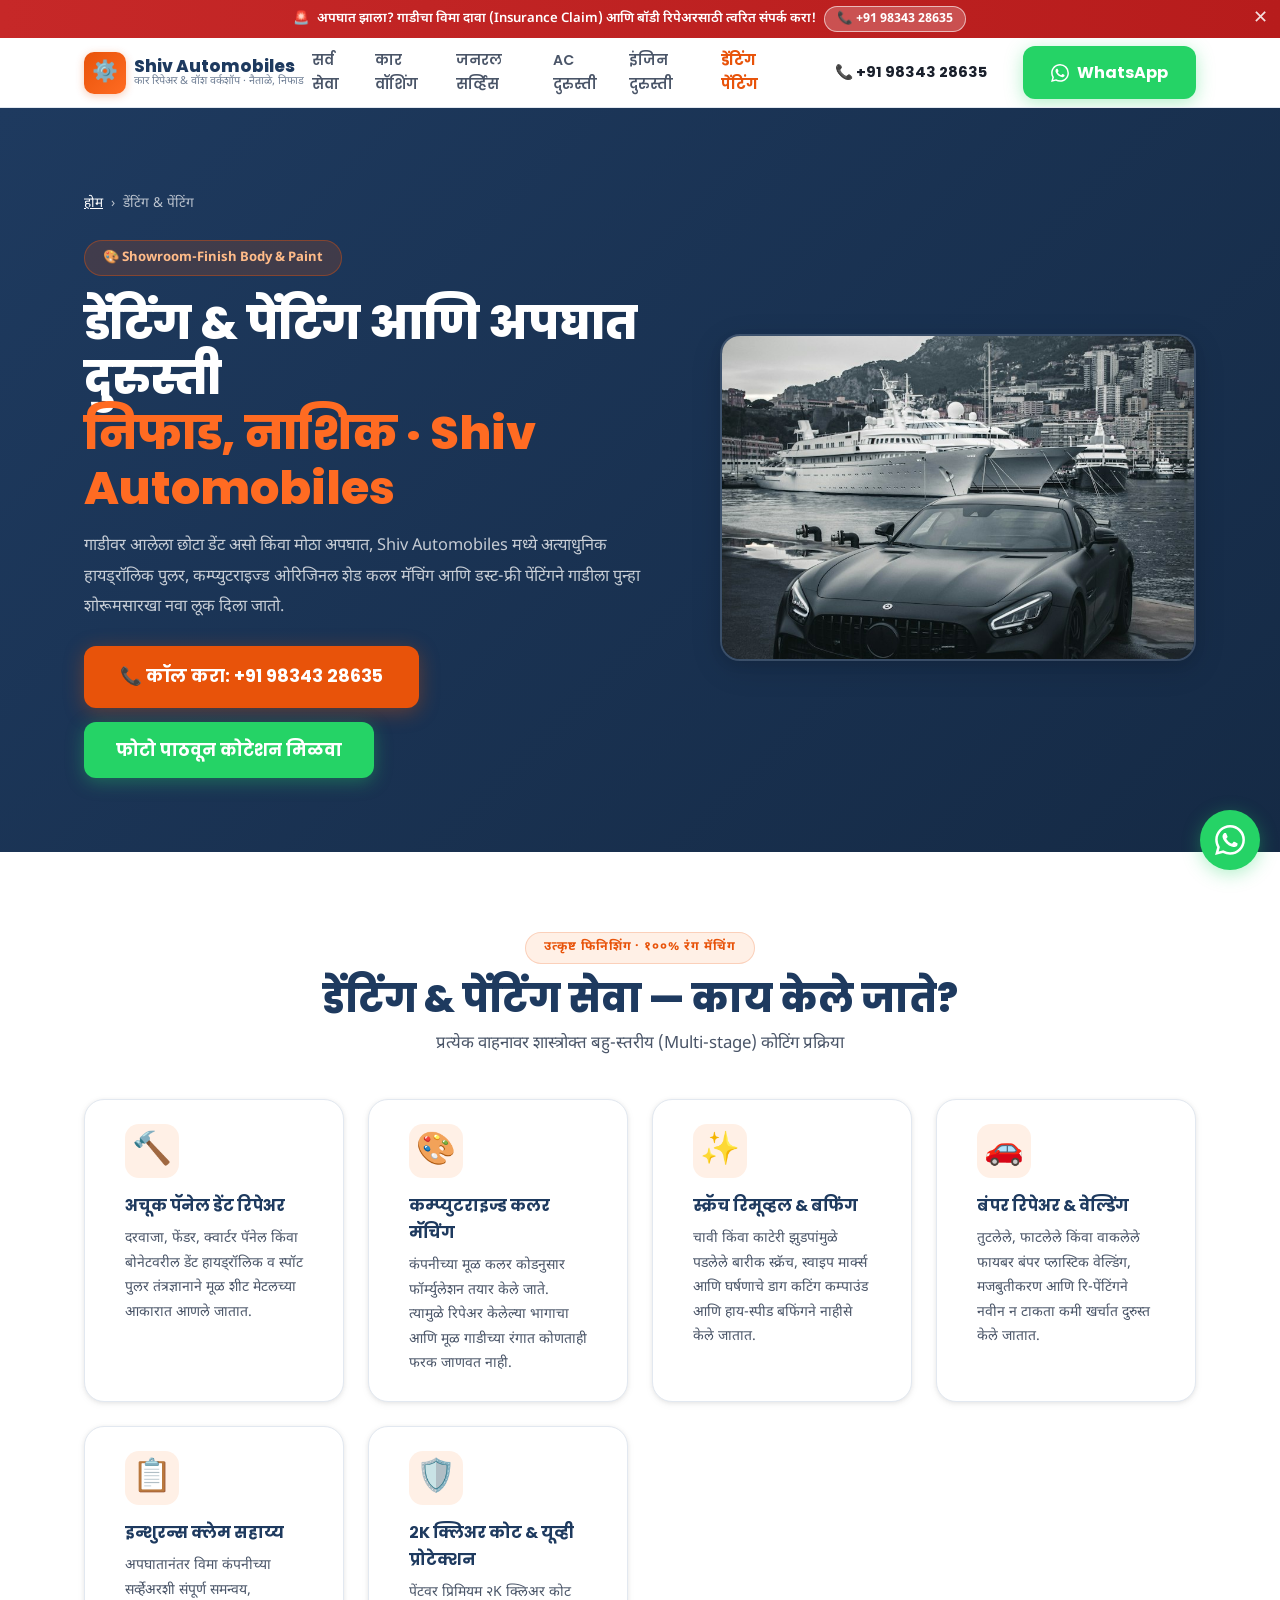
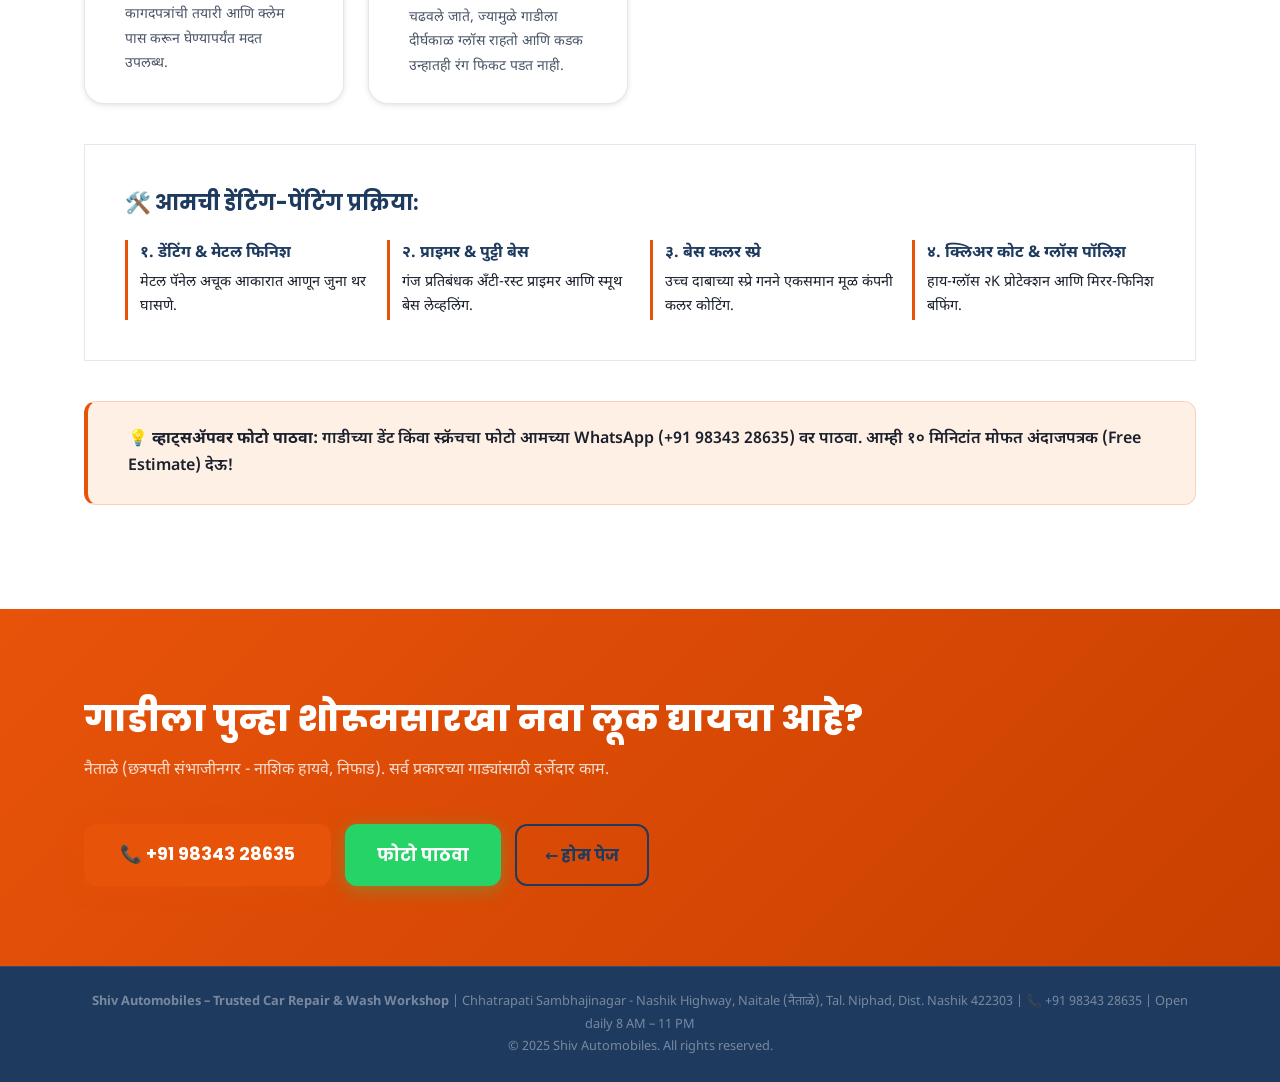
<file: denting-painting.html>
<!DOCTYPE html>
<html lang="mr" dir="ltr">
<head>
  <meta charset="UTF-8" />
  <meta name="viewport" content="width=device-width, initial-scale=1.0" />
  <title>डेंटिंग &amp; पेंटिंग | Denting &amp; Painting in Niphad, Nashik | Shiv Automobiles</title>
  <meta name="description" content="निफाड, नाशिक भागात दर्जेदार कार डेंटिंग आणि पेंटिंग. अपघात दुरुस्ती, ओरिजिनल कलर मॅचिंग, स्क्रॅच रिमूव्हल, बंपर रिपेअर आणि इन्शुरन्स क्लेम मदत. Shiv Automobiles नैताळे. Call +91 98343 28635." />
  <meta name="keywords" content="car denting painting Niphad, car body shop Nashik, scratch removal Ozar, car painting Lasalgaon, accident repair Pimpalgaon Baswant, कार डेंटिंग पेंटिंग निफाड, Shiv Automobiles" />
  <meta name="robots" content="index, follow" />
  <link rel="canonical" href="https://shivautomobiles.in/denting-painting.html" />

  <meta property="og:type" content="website" />
  <meta property="og:url" content="https://shivautomobiles.in/denting-painting.html" />
  <meta property="og:title" content="Denting &amp; Painting in Niphad, Nashik | Shiv Automobiles" />
  <meta property="og:description" content="गाडीला डेंट किंवा स्क्रॅच पडला? अचूक कलर मॅचिंग आणि शोरूमसारखी हाय-ग्लॉस फिनिशिंग. नैताळे (निफाड)." />
  <meta property="og:image" content="https://shivautomobiles.in/images/dent-card.webp" />

  <link rel="preconnect" href="https://fonts.googleapis.com" />
  <link rel="preconnect" href="https://fonts.gstatic.com" crossorigin />
  <link href="https://fonts.googleapis.com/css2?family=Poppins:wght@400;600;700;800&family=Noto+Sans+Devanagari:wght@400;600;700&display=swap" rel="stylesheet" />
  <link rel="stylesheet" href="css/style.css" />
  <link rel="icon" type="image/svg+xml" href="favicon.svg" />

  <script type="application/ld+json">
  {
    "@context": "https://schema.org",
    "@type": "Service",
    "name": "Car Denting & Painting Services",
    "provider": {
      "@type": "AutoRepair",
      "name": "Shiv Automobiles – Trusted Car Repair & Wash Workshop",
      "telephone": "+919834328635",
      "image": "https://shivautomobiles.in/images/dent-card.webp",
      "address": {
        "@type": "PostalAddress",
        "streetAddress": "Chhatrapati Sambhajinagar - Nashik Highway",
        "addressLocality": "Naitale",
        "addressRegion": "Maharashtra",
        "postalCode": "422303",
        "addressCountry": "IN"
      }
    },
    "areaServed": ["Niphad", "Naitale", "Ozar", "Lasalgaon", "Pimpalgaon Baswant", "Nashik"],
    "description": "Professional car denting, scratch removal, computerized color matching, bumper repair and accident restoration in Niphad, Nashik."
  }
  </script>
</head>
<body>

  <!-- Emergency Banner -->
  <div class="emergency-banner" id="emergencyBanner">
    <span>🚨</span>
    <span>अपघात झाला? गाडीचा विमा दावा (Insurance Claim) आणि बॉडी रिपेअरसाठी त्वरित संपर्क करा!</span>
    <a href="tel:+919834328635" class="emergency-btn">📞 +91 98343 28635</a>
    <button class="banner-close" onclick="document.getElementById('emergencyBanner').style.display='none'">✕</button>
  </div>

  <!-- Header -->
  <header class="site-header" id="siteHeader">
    <div class="header-inner container">
      <a href="index.html" class="logo-wrap">
        <div class="logo-icon">⚙️</div>
        <div class="logo-text">
          <span class="logo-main">Shiv Automobiles</span>
          <span class="logo-sub">कार रिपेअर &amp; वॉश वर्कशॉप · नैताळे, निफाड</span>
        </div>
      </a>
      <nav class="header-nav">
        <a href="index.html#services">सर्व सेवा</a>
        <a href="car-washing.html">कार वॉशिंग</a>
        <a href="car-service.html">जनरल सर्व्हिस</a>
        <a href="car-ac-repair.html">AC दुरुस्ती</a>
        <a href="engine-repair.html">इंजिन दुरुस्ती</a>
        <a href="denting-painting.html" style="color:var(--clr-orange);font-weight:700">डेंटिंग पेंटिंग</a>
      </nav>
      <div class="header-cta" style="margin-left:auto">
        <a href="tel:+919834328635" class="btn btn-phone header-phone">📞 +91 98343 28635</a>
        <a href="https://wa.me/919834328635?text=Hello%20Shiv%20Automobiles%2C%20I%20need%20Denting%20%26%20Painting%20for%20my%20car" class="btn btn-wa" target="_blank" rel="noopener">
          <svg viewBox="0 0 24 24" fill="currentColor" width="18" height="18"><path d="M17.472 14.382c-.297-.149-1.758-.867-2.03-.967-.273-.099-.471-.148-.67.15-.197.297-.767.966-.94 1.164-.173.199-.347.223-.644.075-.297-.15-1.255-.463-2.39-1.475-.883-.788-1.48-1.761-1.653-2.059-.173-.297-.018-.458.13-.606.134-.133.298-.347.446-.52.149-.174.198-.298.298-.497.099-.198.05-.371-.025-.52-.075-.149-.669-1.612-.916-2.207-.242-.579-.487-.5-.669-.51-.173-.008-.371-.01-.57-.01-.198 0-.52.074-.792.372-.272.297-1.04 1.016-1.04 2.479 0 1.462 1.065 2.875 1.213 3.074.149.198 2.096 3.2 5.077 4.487.709.306 1.262.489 1.694.625.712.227 1.36.195 1.871.118.571-.085 1.758-.719 2.006-1.413.248-.694.248-1.289.173-1.413-.074-.124-.272-.198-.57-.347m-5.421 7.403h-.004a9.87 9.87 0 01-5.031-1.378l-.361-.214-3.741.982.998-3.648-.235-.374a9.86 9.86 0 01-1.51-5.26c.001-5.45 4.436-9.884 9.888-9.884 2.64 0 5.122 1.03 6.988 2.898a9.825 9.825 0 012.893 6.994c-.003 5.45-4.437 9.884-9.885 9.884m8.413-18.297A11.815 11.815 0 0012.05 0C5.495 0 .16 5.335.157 11.892c0 2.096.547 4.142 1.588 5.945L.057 24l6.305-1.654a11.882 11.882 0 005.683 1.448h.005c6.554 0 11.89-5.335 11.893-11.893a11.821 11.821 0 00-3.48-8.413z"/></svg>
          WhatsApp
        </a>
      </div>
    </div>
  </header>

  <!-- Hero -->
  <section class="subpage-hero">
    <div class="container subpage-hero-inner">
      <div>
        <div class="breadcrumb">
          <a href="index.html">होम</a> <span>›</span>
          <span>डेंटिंग &amp; पेंटिंग</span>
        </div>
        <div class="hero-badge">🎨 Showroom-Finish Body &amp; Paint</div>
        <h1 class="hero-headline" style="font-size:clamp(1.9rem, 4.5vw, 2.9rem);margin-bottom:1rem">
          <span>डेंटिंग &amp; पेंटिंग आणि अपघात दुरुस्ती</span><br />
          <span class="hero-accent">निफाड, नाशिक · Shiv Automobiles</span>
        </h1>
        <p class="hero-sub" style="font-size:1.02rem;margin-bottom:1.5rem">
          गाडीवर आलेला छोटा डेंट असो किंवा मोठा अपघात, Shiv Automobiles मध्ये अत्याधुनिक हायड्रॉलिक पुलर, कम्प्युटराइज्ड ओरिजिनल शेड कलर मॅचिंग आणि डस्ट-फ्री पेंटिंगने गाडीला पुन्हा शोरूमसारखा नवा लूक दिला जातो.
        </p>
        <div class="hero-ctas">
          <a href="tel:+919834328635" class="btn btn-primary btn-lg pulse-cta">📞 कॉल करा: +91 98343 28635</a>
          <a href="https://wa.me/919834328635?text=Hello%20Shiv%20Automobiles%2C%20I%20need%20Denting%20%26%20Painting%20for%20my%20car" class="btn btn-wa-lg" target="_blank" rel="noopener">
            फोटो पाठवून कोटेशन मिळवा
          </a>
        </div>
      </div>
      <div class="subpage-hero-img">
        <img src="images/dent-card.webp" alt="Car denting and painting workshop in Niphad Nashik - Shiv Automobiles" width="600" height="420" />
      </div>
    </div>
  </section>

  <!-- Content Section -->
  <section class="subpage-section">
    <div class="container">
      <div class="section-header">
        <span class="section-tag">उत्कृष्ट फिनिशिंग · १००% रंग मॅचिंग</span>
        <h2>डेंटिंग &amp; पेंटिंग सेवा — काय केले जाते?</h2>
        <p>प्रत्येक वाहनावर शास्त्रोक्त बहु-स्तरीय (Multi-stage) कोटिंग प्रक्रिया</p>
      </div>

      <div style="display:grid;grid-template-columns:repeat(auto-fit,minmax(260px,1fr));gap:var(--sp-md);margin-bottom:var(--sp-lg)">
        <div class="why-card">
          <span class="why-icon">🔨</span>
          <h3>अचूक पॅनेल डेंट रिपेअर</h3>
          <p>दरवाजा, फेंडर, क्वार्टर पॅनेल किंवा बोनेटवरील डेंट हायड्रॉलिक व स्पॉट पुलर तंत्रज्ञानाने मूळ शीट मेटलच्या आकारात आणले जातात.</p>
        </div>
        <div class="why-card">
          <span class="why-icon">🎨</span>
          <h3>कम्प्युटराइज्ड कलर मॅचिंग</h3>
          <p>कंपनीच्या मूळ कलर कोडनुसार फॉर्म्युलेशन तयार केले जाते. त्यामुळे रिपेअर केलेल्या भागाचा आणि मूळ गाडीच्या रंगात कोणताही फरक जाणवत नाही.</p>
        </div>
        <div class="why-card">
          <span class="why-icon">✨</span>
          <h3>स्क्रॅच रिमूव्हल &amp; बफिंग</h3>
          <p>चावी किंवा काटेरी झुडपांमुळे पडलेले बारीक स्क्रॅच, स्वाइप मार्क्स आणि घर्षणाचे डाग कटिंग कम्पाउंड आणि हाय-स्पीड बफिंगने नाहीसे केले जातात.</p>
        </div>
        <div class="why-card">
          <span class="why-icon">🚗</span>
          <h3>बंपर रिपेअर &amp; वेल्डिंग</h3>
          <p>तुटलेले, फाटलेले किंवा वाकलेले फायबर बंपर प्लास्टिक वेल्डिंग, मजबुतीकरण आणि रि-पेंटिंगने नवीन न टाकता कमी खर्चात दुरुस्त केले जातात.</p>
        </div>
        <div class="why-card">
          <span class="why-icon">📋</span>
          <h3>इन्शुरन्स क्लेम सहाय्य</h3>
          <p>अपघातानंतर विमा कंपनीच्या सर्व्हेअरशी संपूर्ण समन्वय, कागदपत्रांची तयारी आणि क्लेम पास करून घेण्यापर्यंत मदत उपलब्ध.</p>
        </div>
        <div class="why-card">
          <span class="why-icon">🛡️</span>
          <h3>२K क्लिअर कोट &amp; यूव्ही प्रोटेक्शन</h3>
          <p>पेंटवर प्रिमियम २K क्लिअर कोट चढवले जाते, ज्यामुळे गाडीला दीर्घकाळ ग्लॉस राहतो आणि कडक उन्हातही रंग फिकट पडत नाही.</p>
        </div>
      </div>

      <!-- Step by Step Process -->
      <div style="background:var(--clr-surface);border:1px solid var(--clr-border);border-radius:var(--rad-md);padding:var(--sp-lg);margin-bottom:var(--sp-lg)">
        <h3 style="font-family:var(--ff-sans);font-size:1.3rem;font-weight:700;color:var(--clr-navy);margin-bottom:1.2rem">
          🛠️ आमची डेंटिंग-पेंटिंग प्रक्रिया:
        </h3>
        <div style="display:grid;grid-template-columns:repeat(auto-fit,minmax(200px,1fr));gap:1.2rem">
          <div style="border-left:3px solid var(--clr-orange);padding-left:12px">
            <strong style="color:var(--clr-navy);display:block;margin-bottom:4px">१. डेंटिंग &amp; मेटल फिनिश</strong>
            <p style="margin:0;font-size:0.9rem;color:var(--clr-muted)">मेटल पॅनेल अचूक आकारात आणून जुना थर घासणे.</p>
          </div>
          <div style="border-left:3px solid var(--clr-orange);padding-left:12px">
            <strong style="color:var(--clr-navy);display:block;margin-bottom:4px">२. प्राइमर &amp; पुट्टी बेस</strong>
            <p style="margin:0;font-size:0.9rem;color:var(--clr-muted)">गंज प्रतिबंधक अँटी-रस्ट प्राइमर आणि स्मूथ बेस लेव्हलिंग.</p>
          </div>
          <div style="border-left:3px solid var(--clr-orange);padding-left:12px">
            <strong style="color:var(--clr-navy);display:block;margin-bottom:4px">३. बेस कलर स्प्रे</strong>
            <p style="margin:0;font-size:0.9rem;color:var(--clr-muted)">उच्च दाबाच्या स्प्रे गनने एकसमान मूळ कंपनी कलर कोटिंग.</p>
          </div>
          <div style="border-left:3px solid var(--clr-orange);padding-left:12px">
            <strong style="color:var(--clr-navy);display:block;margin-bottom:4px">४. क्लिअर कोट &amp; ग्लॉस पॉलिश</strong>
            <p style="margin:0;font-size:0.9rem;color:var(--clr-muted)">हाय-ग्लॉस २K प्रोटेक्शन आणि मिरर-फिनिश बफिंग.</p>
          </div>
        </div>
      </div>

      <div class="highlight-box">
        <p>💡 <strong>व्हाट्सॲपवर फोटो पाठवा:</strong> गाडीच्या डेंट किंवा स्क्रॅचचा फोटो आमच्या WhatsApp (+91 98343 28635) वर पाठवा. आम्ही १० मिनिटांत मोफत अंदाजपत्रक (Free Estimate) देऊ!</p>
      </div>
    </div>
  </section>

  <!-- CTA Band -->
  <section class="cta-band section-pad">
    <div class="container cta-band-inner">
      <div class="cta-band-text">
        <h2>गाडीला पुन्हा शोरूमसारखा नवा लूक द्यायचा आहे?</h2>
        <p>नैताळे (छत्रपती संभाजीनगर - नाशिक हायवे, निफाड). सर्व प्रकारच्या गाड्यांसाठी दर्जेदार काम.</p>
      </div>
      <div class="cta-band-btns">
        <a href="tel:+919834328635" class="btn btn-primary btn-lg pulse-cta">📞 +91 98343 28635</a>
        <a href="https://wa.me/919834328635?text=Hello%20Shiv%20Automobiles%2C%20I%20am%20sending%20photo%20of%20car%20dent%20for%20estimate" class="btn btn-wa-lg" target="_blank" rel="noopener">फोटो पाठवा</a>
        <a href="index.html" class="btn btn-outline">← होम पेज</a>
      </div>
    </div>
  </section>

  <!-- Footer -->
  <footer class="site-footer-main">
    <div class="footer-bottom">
      <div class="container">
        <p><strong>Shiv Automobiles – Trusted Car Repair &amp; Wash Workshop</strong> | Chhatrapati Sambhajinagar - Nashik Highway, Naitale (नैताळे), Tal. Niphad, Dist. Nashik 422303 | 📞 +91 98343 28635 | Open daily 8 AM – 11 PM</p>
        <p>&copy; 2025 Shiv Automobiles. All rights reserved.</p>
      </div>
    </div>
  </footer>

  <!-- Floating WA -->
  <a href="https://wa.me/919834328635?text=Hello%20Shiv%20Automobiles%2C%20I%20need%20Denting%20Painting%20information" class="wa-float" target="_blank" rel="noopener" aria-label="WhatsApp">
    <svg viewBox="0 0 24 24" fill="currentColor" width="30" height="30"><path d="M17.472 14.382c-.297-.149-1.758-.867-2.03-.967-.273-.099-.471-.148-.67.15-.197.297-.767.966-.94 1.164-.173.199-.347.223-.644.075-.297-.15-1.255-.463-2.39-1.475-.883-.788-1.48-1.761-1.653-2.059-.173-.297-.018-.458.13-.606.134-.133.298-.347.446-.52.149-.174.198-.298.298-.497.099-.198.05-.371-.025-.52-.075-.149-.669-1.612-.916-2.207-.242-.579-.487-.5-.669-.51-.173-.008-.371-.01-.57-.01-.198 0-.52.074-.792.372-.272.297-1.04 1.016-1.04 2.479 0 1.462 1.065 2.875 1.213 3.074.149.198 2.096 3.2 5.077 4.487.709.306 1.262.489 1.694.625.712.227 1.36.195 1.871.118.571-.085 1.758-.719 2.006-1.413.248-.694.248-1.289.173-1.413-.074-.124-.272-.198-.57-.347m-5.421 7.403h-.004a9.87 9.87 0 01-5.031-1.378l-.361-.214-3.741.982.998-3.648-.235-.374a9.86 9.86 0 01-1.51-5.26c.001-5.45 4.436-9.884 9.888-9.884 2.64 0 5.122 1.03 6.988 2.898a9.825 9.825 0 012.893 6.994c-.003 5.45-4.437 9.884-9.885 9.884m8.413-18.297A11.815 11.815 0 0012.05 0C5.495 0 .16 5.335.157 11.892c0 2.096.547 4.142 1.588 5.945L.057 24l6.305-1.654a11.882 11.882 0 005.683 1.448h.005c6.554 0 11.89-5.335 11.893-11.893a11.821 11.821 0 00-3.48-8.413z"/></svg>
  </a>

  <!-- Mobile Sticky -->
  <div class="mobile-sticky">
    <a href="tel:+919834328635" class="sticky-btn sticky-call">📞 कॉल करा</a>
    <a href="https://wa.me/919834328635?text=Hello%20Shiv%20Automobiles%2C%20I%20need%20Denting%20Painting" class="sticky-btn sticky-wa" target="_blank" rel="noopener">
      <svg viewBox="0 0 24 24" fill="currentColor" width="20" height="20"><path d="M17.472 14.382c-.297-.149-1.758-.867-2.03-.967-.273-.099-.471-.148-.67.15-.197.297-.767.966-.94 1.164-.173.199-.347.223-.644.075-.297-.15-1.255-.463-2.39-1.475-.883-.788-1.48-1.761-1.653-2.059-.173-.297-.018-.458.13-.606.134-.133.298-.347.446-.52.149-.174.198-.298.298-.497.099-.198.05-.371-.025-.52-.075-.149-.669-1.612-.916-2.207-.242-.579-.487-.5-.669-.51-.173-.008-.371-.01-.57-.01-.198 0-.52.074-.792.372-.272.297-1.04 1.016-1.04 2.479 0 1.462 1.065 2.875 1.213 3.074.149.198 2.096 3.2 5.077 4.487.709.306 1.262.489 1.694.625.712.227 1.36.195 1.871.118.571-.085 1.758-.719 2.006-1.413.248-.694.248-1.289.173-1.413-.074-.124-.272-.198-.57-.347m-5.421 7.403h-.004a9.87 9.87 0 01-5.031-1.378l-.361-.214-3.741.982.998-3.648-.235-.374a9.86 9.86 0 01-1.51-5.26c.001-5.45 4.436-9.884 9.888-9.884 2.64 0 5.122 1.03 6.988 2.898a9.825 9.825 0 012.893 6.994c-.003 5.45-4.437 9.884-9.885 9.884m8.413-18.297A11.815 11.815 0 0012.05 0C5.495 0 .16 5.335.157 11.892c0 2.096.547 4.142 1.588 5.945L.057 24l6.305-1.654a11.882 11.882 0 005.683 1.448h.005c6.554 0 11.89-5.335 11.893-11.893a11.821 11.821 0 00-3.48-8.413z"/></svg>
      WhatsApp
    </a>
  </div>

  <script>
    window.addEventListener('scroll', () => {
      document.getElementById('siteHeader').classList.toggle('scrolled', window.scrollY > 60);
    }, { passive: true });
  </script>
</body>
</html>
</file>
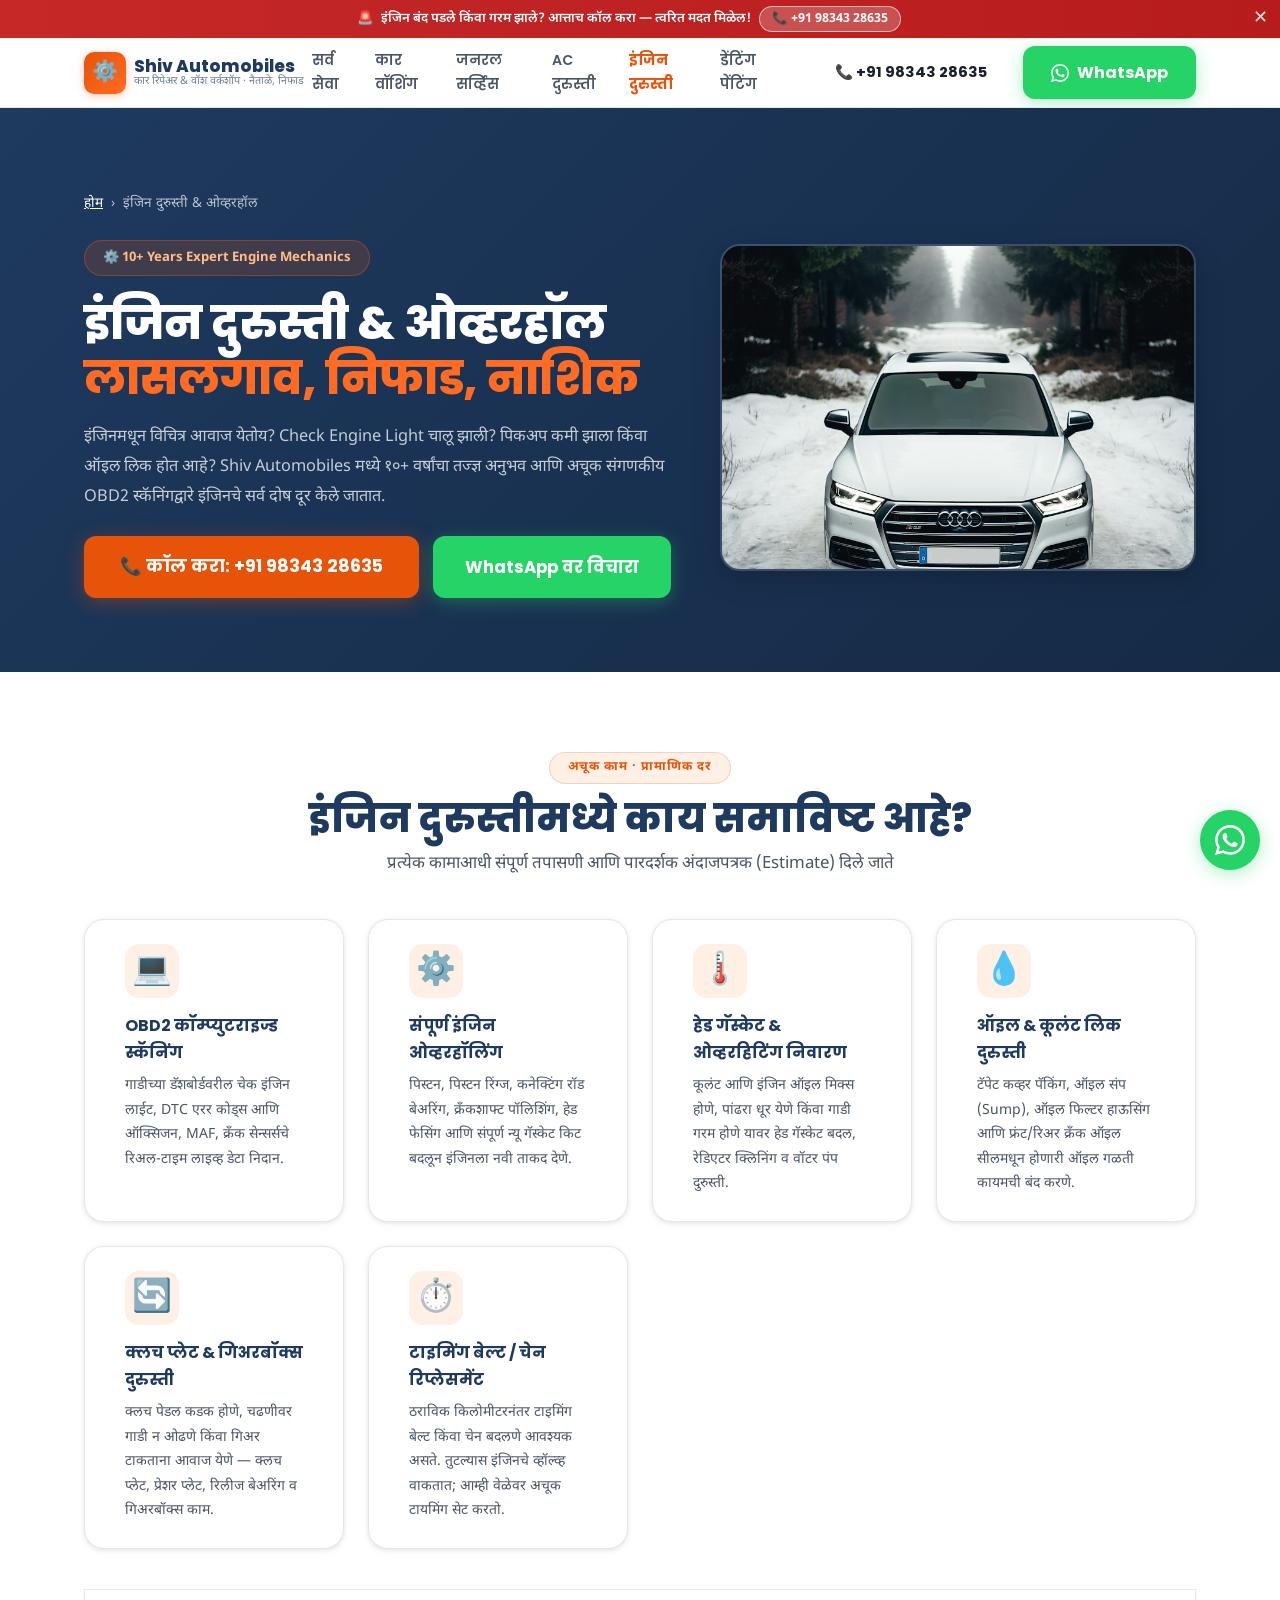
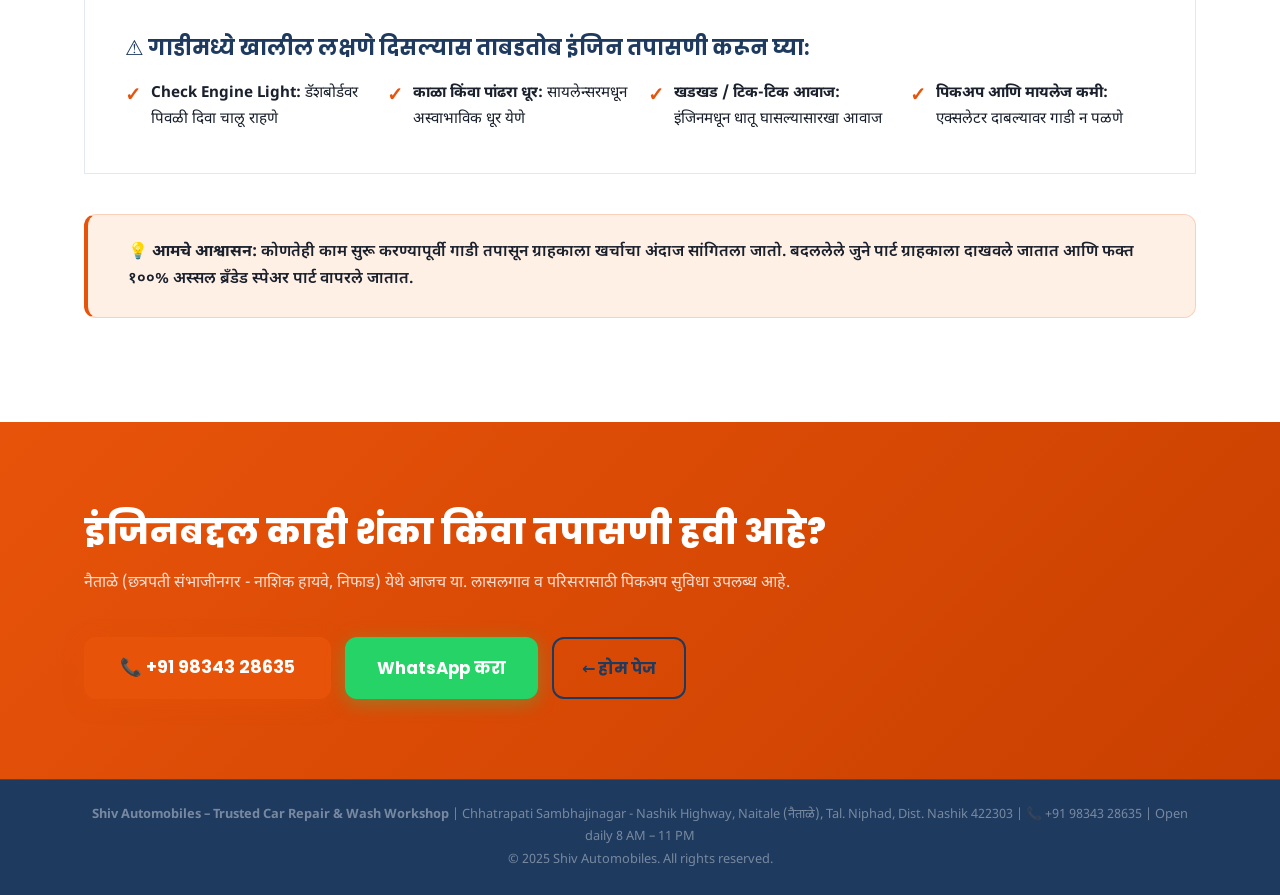
<file: engine-repair.html>
<!DOCTYPE html>
<html lang="mr" dir="ltr">
<head>
  <meta charset="UTF-8" />
  <meta name="viewport" content="width=device-width, initial-scale=1.0" />
  <title>इंजिन दुरुस्ती &amp; ओव्हरहॉलिंग | Engine Repair in Lasalgaon, Niphad, Nashik | Shiv Automobiles</title>
  <meta name="description" content="लासलगाव, निफाड, नाशिक भागात तज्ज्ञ इंजिन दुरुस्ती. इंजिन ओव्हरहॉल, हेड गॅस्केट, ऑइल लिक, ओव्हरहिटिंग, क्लच व गिअरबॉक्स काम. OBD2 कॉम्प्युटराइज्ड स्कॅनिंग. Shiv Automobiles नैताळे. Call +91 98343 28635." />
  <meta name="keywords" content="engine repair Lasalgaon, car engine repair Niphad, car engine overhaul Nashik, head gasket repair Naitale, clutch plate replacement Lasalgaon, कार इंजिन दुरुस्ती निफाड, Shiv Automobiles" />
  <meta name="robots" content="index, follow" />
  <link rel="canonical" href="https://shivautomobiles.in/engine-repair.html" />

  <meta property="og:type" content="website" />
  <meta property="og:url" content="https://shivautomobiles.in/engine-repair.html" />
  <meta property="og:title" content="Engine Repair &amp; Overhaul in Lasalgaon, Niphad, Nashik | Shiv Automobiles" />
  <meta property="og:description" content="इंजिन बंद पडले किंवा गरम होतेय? 10+ वर्षांचा अनुभव, कॉम्प्युटराइज्ड स्कॅनिंग आणि अस्सल सुटे भाग. नैताळे, निफाड, लासलगाव." />
  <meta property="og:image" content="https://shivautomobiles.in/images/engine-card.webp" />

  <link rel="preconnect" href="https://fonts.googleapis.com" />
  <link rel="preconnect" href="https://fonts.gstatic.com" crossorigin />
  <link href="https://fonts.googleapis.com/css2?family=Poppins:wght@400;600;700;800&family=Noto+Sans+Devanagari:wght@400;600;700&display=swap" rel="stylesheet" />
  <link rel="stylesheet" href="css/style.css" />
  <link rel="icon" type="image/svg+xml" href="favicon.svg" />

  <script type="application/ld+json">
  {
    "@context": "https://schema.org",
    "@type": "Service",
    "name": "Engine Repair & Overhaul Services",
    "provider": {
      "@type": "AutoRepair",
      "name": "Shiv Automobiles – Trusted Car Repair & Wash Workshop",
      "telephone": "+919834328635",
      "image": "https://shivautomobiles.in/images/engine-card.webp",
      "address": {
        "@type": "PostalAddress",
        "streetAddress": "Chhatrapati Sambhajinagar - Nashik Highway",
        "addressLocality": "Naitale",
        "addressRegion": "Maharashtra",
        "postalCode": "422303",
        "addressCountry": "IN"
      }
    },
    "areaServed": ["Naitale", "Lasalgaon", "Niphad", "Nandur Madhmeshwar", "Rampur", "Kundegaon", "Nashik"],
    "description": "Expert engine overhauling, head gasket repair, oil leak fixing, computerized OBD2 diagnostics, clutch and gearbox overhaul in Naitale, Niphad, Lasalgaon."
  }
  </script>
</head>
<body>

  <!-- Emergency Banner -->
  <div class="emergency-banner" id="emergencyBanner">
    <span>🚨</span>
    <span>इंजिन बंद पडले किंवा गरम झाले? आत्ताच कॉल करा — त्वरित मदत मिळेल!</span>
    <a href="tel:+919834328635" class="emergency-btn">📞 +91 98343 28635</a>
    <button class="banner-close" onclick="document.getElementById('emergencyBanner').style.display='none'">✕</button>
  </div>

  <!-- Header -->
  <header class="site-header" id="siteHeader">
    <div class="header-inner container">
      <a href="index.html" class="logo-wrap">
        <div class="logo-icon">⚙️</div>
        <div class="logo-text">
          <span class="logo-main">Shiv Automobiles</span>
          <span class="logo-sub">कार रिपेअर &amp; वॉश वर्कशॉप · नैताळे, निफाड</span>
        </div>
      </a>
      <nav class="header-nav">
        <a href="index.html#services">सर्व सेवा</a>
        <a href="car-washing.html">कार वॉशिंग</a>
        <a href="car-service.html">जनरल सर्व्हिस</a>
        <a href="car-ac-repair.html">AC दुरुस्ती</a>
        <a href="engine-repair.html" style="color:var(--clr-orange);font-weight:700">इंजिन दुरुस्ती</a>
        <a href="denting-painting.html">डेंटिंग पेंटिंग</a>
      </nav>
      <div class="header-cta" style="margin-left:auto">
        <a href="tel:+919834328635" class="btn btn-phone header-phone">📞 +91 98343 28635</a>
        <a href="https://wa.me/919834328635?text=Hello%20Shiv%20Automobiles%2C%20I%20need%20Engine%20Repair%20for%20my%20car" class="btn btn-wa" target="_blank" rel="noopener">
          <svg viewBox="0 0 24 24" fill="currentColor" width="18" height="18"><path d="M17.472 14.382c-.297-.149-1.758-.867-2.03-.967-.273-.099-.471-.148-.67.15-.197.297-.767.966-.94 1.164-.173.199-.347.223-.644.075-.297-.15-1.255-.463-2.39-1.475-.883-.788-1.48-1.761-1.653-2.059-.173-.297-.018-.458.13-.606.134-.133.298-.347.446-.52.149-.174.198-.298.298-.497.099-.198.05-.371-.025-.52-.075-.149-.669-1.612-.916-2.207-.242-.579-.487-.5-.669-.51-.173-.008-.371-.01-.57-.01-.198 0-.52.074-.792.372-.272.297-1.04 1.016-1.04 2.479 0 1.462 1.065 2.875 1.213 3.074.149.198 2.096 3.2 5.077 4.487.709.306 1.262.489 1.694.625.712.227 1.36.195 1.871.118.571-.085 1.758-.719 2.006-1.413.248-.694.248-1.289.173-1.413-.074-.124-.272-.198-.57-.347m-5.421 7.403h-.004a9.87 9.87 0 01-5.031-1.378l-.361-.214-3.741.982.998-3.648-.235-.374a9.86 9.86 0 01-1.51-5.26c.001-5.45 4.436-9.884 9.888-9.884 2.64 0 5.122 1.03 6.988 2.898a9.825 9.825 0 012.893 6.994c-.003 5.45-4.437 9.884-9.885 9.884m8.413-18.297A11.815 11.815 0 0012.05 0C5.495 0 .16 5.335.157 11.892c0 2.096.547 4.142 1.588 5.945L.057 24l6.305-1.654a11.882 11.882 0 005.683 1.448h.005c6.554 0 11.89-5.335 11.893-11.893a11.821 11.821 0 00-3.48-8.413z"/></svg>
          WhatsApp
        </a>
      </div>
    </div>
  </header>

  <!-- Hero -->
  <section class="subpage-hero">
    <div class="container subpage-hero-inner">
      <div>
        <div class="breadcrumb">
          <a href="index.html">होम</a> <span>›</span>
          <span>इंजिन दुरुस्ती &amp; ओव्हरहॉल</span>
        </div>
        <div class="hero-badge">⚙️ 10+ Years Expert Engine Mechanics</div>
        <h1 class="hero-headline" style="font-size:clamp(1.9rem, 4.5vw, 2.9rem);margin-bottom:1rem">
          <span>इंजिन दुरुस्ती &amp; ओव्हरहॉल</span><br />
          <span class="hero-accent">लासलगाव, निफाड, नाशिक</span>
        </h1>
        <p class="hero-sub" style="font-size:1.02rem;margin-bottom:1.5rem">
          इंजिनमधून विचित्र आवाज येतोय? Check Engine Light चालू झाली? पिकअप कमी झाला किंवा ऑइल लिक होत आहे? Shiv Automobiles मध्ये १०+ वर्षांचा तज्ज्ञ अनुभव आणि अचूक संगणकीय OBD2 स्कॅनिंगद्वारे इंजिनचे सर्व दोष दूर केले जातात.
        </p>
        <div class="hero-ctas">
          <a href="tel:+919834328635" class="btn btn-primary btn-lg pulse-cta">📞 कॉल करा: +91 98343 28635</a>
          <a href="https://wa.me/919834328635?text=Hello%20Shiv%20Automobiles%2C%20I%20need%20Engine%20Repair%20for%20my%20car" class="btn btn-wa-lg" target="_blank" rel="noopener">
            WhatsApp वर विचारा
          </a>
        </div>
      </div>
      <div class="subpage-hero-img">
        <img src="images/engine-card.webp" alt="Car engine repair and overhaul at Shiv Automobiles Naitale Niphad" width="600" height="420" />
      </div>
    </div>
  </section>

  <!-- Content Section -->
  <section class="subpage-section">
    <div class="container">
      <div class="section-header">
        <span class="section-tag">अचूक काम · प्रामाणिक दर</span>
        <h2>इंजिन दुरुस्तीमध्ये काय समाविष्ट आहे?</h2>
        <p>प्रत्येक कामाआधी संपूर्ण तपासणी आणि पारदर्शक अंदाजपत्रक (Estimate) दिले जाते</p>
      </div>

      <div style="display:grid;grid-template-columns:repeat(auto-fit,minmax(260px,1fr));gap:var(--sp-md);margin-bottom:var(--sp-lg)">
        <div class="why-card">
          <span class="why-icon">💻</span>
          <h3>OBD2 कॉम्प्युटराइज्ड स्कॅनिंग</h3>
          <p>गाडीच्या डॅशबोर्डवरील चेक इंजिन लाईट, DTC एरर कोड्स आणि ऑक्सिजन, MAF, क्रँक सेन्सर्सचे रिअल-टाइम लाइव्ह डेटा निदान.</p>
        </div>
        <div class="why-card">
          <span class="why-icon">⚙️</span>
          <h3>संपूर्ण इंजिन ओव्हरहॉलिंग</h3>
          <p>पिस्टन, पिस्टन रिंग्ज, कनेक्टिंग रॉड बेअरिंग, क्रँकशाफ्ट पॉलिशिंग, हेड फेसिंग आणि संपूर्ण न्यू गॅस्केट किट बदलून इंजिनला नवी ताकद देणे.</p>
        </div>
        <div class="why-card">
          <span class="why-icon">🌡️</span>
          <h3>हेड गॅस्केट &amp; ओव्हरहिटिंग निवारण</h3>
          <p>कूलंट आणि इंजिन ऑइल मिक्स होणे, पांढरा धूर येणे किंवा गाडी गरम होणे यावर हेड गॅस्केट बदल, रेडिएटर क्लिनिंग व वॉटर पंप दुरुस्ती.</p>
        </div>
        <div class="why-card">
          <span class="why-icon">💧</span>
          <h3>ऑइल &amp; कूलंट लिक दुरुस्ती</h3>
          <p>टॅपेट कव्हर पॅकिंग, ऑइल संप (Sump), ऑइल फिल्टर हाऊसिंग आणि फ्रंट/रिअर क्रँक ऑइल सीलमधून होणारी ऑइल गळती कायमची बंद करणे.</p>
        </div>
        <div class="why-card">
          <span class="why-icon">🔄</span>
          <h3>क्लच प्लेट &amp; गिअरबॉक्स दुरुस्ती</h3>
          <p>क्लच पेडल कडक होणे, चढणीवर गाडी न ओढणे किंवा गिअर टाकताना आवाज येणे — क्लच प्लेट, प्रेशर प्लेट, रिलीज बेअरिंग व गिअरबॉक्स काम.</p>
        </div>
        <div class="why-card">
          <span class="why-icon">⏱️</span>
          <h3>टाइमिंग बेल्ट / चेन रिप्लेसमेंट</h3>
          <p>ठराविक किलोमीटरनंतर टाइमिंग बेल्ट किंवा चेन बदलणे आवश्यक असते. तुटल्यास इंजिनचे व्हॉल्व्ह वाकतात; आम्ही वेळेवर अचूक टायमिंग सेट करतो.</p>
        </div>
      </div>

      <!-- Symptoms & Signs Grid -->
      <div style="background:var(--clr-surface);border:1px solid var(--clr-border);border-radius:var(--rad-md);padding:var(--sp-lg);margin-bottom:var(--sp-lg)">
        <h3 style="font-family:var(--ff-sans);font-size:1.3rem;font-weight:700;color:var(--clr-navy);margin-bottom:1rem">
          ⚠️ गाडीमध्ये खालील लक्षणे दिसल्यास ताबडतोब इंजिन तपासणी करून घ्या:
        </h3>
        <div style="display:grid;grid-template-columns:repeat(auto-fit,minmax(220px,1fr));gap:1rem">
          <div style="display:flex;gap:10px;align-items:flex-start">
            <span style="color:var(--clr-orange);font-weight:700;font-size:1.2rem">✓</span>
            <p style="margin:0;font-size:0.95rem"><strong>Check Engine Light:</strong> डॅशबोर्डवर पिवळी दिवा चालू राहणे</p>
          </div>
          <div style="display:flex;gap:10px;align-items:flex-start">
            <span style="color:var(--clr-orange);font-weight:700;font-size:1.2rem">✓</span>
            <p style="margin:0;font-size:0.95rem"><strong>काळा किंवा पांढरा धूर:</strong> सायलेन्सरमधून अस्वाभाविक धूर येणे</p>
          </div>
          <div style="display:flex;gap:10px;align-items:flex-start">
            <span style="color:var(--clr-orange);font-weight:700;font-size:1.2rem">✓</span>
            <p style="margin:0;font-size:0.95rem"><strong>खडखड / टिक-टिक आवाज:</strong> इंजिनमधून धातू घासल्यासारखा आवाज</p>
          </div>
          <div style="display:flex;gap:10px;align-items:flex-start">
            <span style="color:var(--clr-orange);font-weight:700;font-size:1.2rem">✓</span>
            <p style="margin:0;font-size:0.95rem"><strong>पिकअप आणि मायलेज कमी:</strong> एक्सलेटर दाबल्यावर गाडी न पळणे</p>
          </div>
        </div>
      </div>

      <div class="highlight-box">
        <p>💡 <strong>आमचे आश्वासन:</strong> कोणतेही काम सुरू करण्यापूर्वी गाडी तपासून ग्राहकाला खर्चाचा अंदाज सांगितला जातो. बदललेले जुने पार्ट ग्राहकाला दाखवले जातात आणि फक्त १००% अस्सल ब्रँडेड स्पेअर पार्ट वापरले जातात.</p>
      </div>
    </div>
  </section>

  <!-- CTA Band -->
  <section class="cta-band section-pad">
    <div class="container cta-band-inner">
      <div class="cta-band-text">
        <h2>इंजिनबद्दल काही शंका किंवा तपासणी हवी आहे?</h2>
        <p>नैताळे (छत्रपती संभाजीनगर - नाशिक हायवे, निफाड) येथे आजच या. लासलगाव व परिसरासाठी पिकअप सुविधा उपलब्ध आहे.</p>
      </div>
      <div class="cta-band-btns">
        <a href="tel:+919834328635" class="btn btn-primary btn-lg pulse-cta">📞 +91 98343 28635</a>
        <a href="https://wa.me/919834328635?text=Hello%20Shiv%20Automobiles%2C%20I%20need%20Engine%20Repair%20for%20my%20car" class="btn btn-wa-lg" target="_blank" rel="noopener">WhatsApp करा</a>
        <a href="index.html" class="btn btn-outline">← होम पेज</a>
      </div>
    </div>
  </section>

  <!-- Footer -->
  <footer class="site-footer-main">
    <div class="footer-bottom">
      <div class="container">
        <p><strong>Shiv Automobiles – Trusted Car Repair &amp; Wash Workshop</strong> | Chhatrapati Sambhajinagar - Nashik Highway, Naitale (नैताळे), Tal. Niphad, Dist. Nashik 422303 | 📞 +91 98343 28635 | Open daily 8 AM – 11 PM</p>
        <p>&copy; 2025 Shiv Automobiles. All rights reserved.</p>
      </div>
    </div>
  </footer>

  <!-- Floating WA -->
  <a href="https://wa.me/919834328635?text=Hello%20Shiv%20Automobiles%2C%20I%20need%20Engine%20Repair" class="wa-float" target="_blank" rel="noopener" aria-label="WhatsApp">
    <svg viewBox="0 0 24 24" fill="currentColor" width="30" height="30"><path d="M17.472 14.382c-.297-.149-1.758-.867-2.03-.967-.273-.099-.471-.148-.67.15-.197.297-.767.966-.94 1.164-.173.199-.347.223-.644.075-.297-.15-1.255-.463-2.39-1.475-.883-.788-1.48-1.761-1.653-2.059-.173-.297-.018-.458.13-.606.134-.133.298-.347.446-.52.149-.174.198-.298.298-.497.099-.198.05-.371-.025-.52-.075-.149-.669-1.612-.916-2.207-.242-.579-.487-.5-.669-.51-.173-.008-.371-.01-.57-.01-.198 0-.52.074-.792.372-.272.297-1.04 1.016-1.04 2.479 0 1.462 1.065 2.875 1.213 3.074.149.198 2.096 3.2 5.077 4.487.709.306 1.262.489 1.694.625.712.227 1.36.195 1.871.118.571-.085 1.758-.719 2.006-1.413.248-.694.248-1.289.173-1.413-.074-.124-.272-.198-.57-.347m-5.421 7.403h-.004a9.87 9.87 0 01-5.031-1.378l-.361-.214-3.741.982.998-3.648-.235-.374a9.86 9.86 0 01-1.51-5.26c.001-5.45 4.436-9.884 9.888-9.884 2.64 0 5.122 1.03 6.988 2.898a9.825 9.825 0 012.893 6.994c-.003 5.45-4.437 9.884-9.885 9.884m8.413-18.297A11.815 11.815 0 0012.05 0C5.495 0 .16 5.335.157 11.892c0 2.096.547 4.142 1.588 5.945L.057 24l6.305-1.654a11.882 11.882 0 005.683 1.448h.005c6.554 0 11.89-5.335 11.893-11.893a11.821 11.821 0 00-3.48-8.413z"/></svg>
  </a>

  <!-- Mobile Sticky -->
  <div class="mobile-sticky">
    <a href="tel:+919834328635" class="sticky-btn sticky-call">📞 कॉल करा</a>
    <a href="https://wa.me/919834328635?text=Hello%20Shiv%20Automobiles%2C%20I%20need%20Engine%20Repair" class="sticky-btn sticky-wa" target="_blank" rel="noopener">
      <svg viewBox="0 0 24 24" fill="currentColor" width="20" height="20"><path d="M17.472 14.382c-.297-.149-1.758-.867-2.03-.967-.273-.099-.471-.148-.67.15-.197.297-.767.966-.94 1.164-.173.199-.347.223-.644.075-.297-.15-1.255-.463-2.39-1.475-.883-.788-1.48-1.761-1.653-2.059-.173-.297-.018-.458.13-.606.134-.133.298-.347.446-.52.149-.174.198-.298.298-.497.099-.198.05-.371-.025-.52-.075-.149-.669-1.612-.916-2.207-.242-.579-.487-.5-.669-.51-.173-.008-.371-.01-.57-.01-.198 0-.52.074-.792.372-.272.297-1.04 1.016-1.04 2.479 0 1.462 1.065 2.875 1.213 3.074.149.198 2.096 3.2 5.077 4.487.709.306 1.262.489 1.694.625.712.227 1.36.195 1.871.118.571-.085 1.758-.719 2.006-1.413.248-.694.248-1.289.173-1.413-.074-.124-.272-.198-.57-.347m-5.421 7.403h-.004a9.87 9.87 0 01-5.031-1.378l-.361-.214-3.741.982.998-3.648-.235-.374a9.86 9.86 0 01-1.51-5.26c.001-5.45 4.436-9.884 9.888-9.884 2.64 0 5.122 1.03 6.988 2.898a9.825 9.825 0 012.893 6.994c-.003 5.45-4.437 9.884-9.885 9.884m8.413-18.297A11.815 11.815 0 0012.05 0C5.495 0 .16 5.335.157 11.892c0 2.096.547 4.142 1.588 5.945L.057 24l6.305-1.654a11.882 11.882 0 005.683 1.448h.005c6.554 0 11.89-5.335 11.893-11.893a11.821 11.821 0 00-3.48-8.413z"/></svg>
      WhatsApp
    </a>
  </div>

  <script>
    window.addEventListener('scroll', () => {
      document.getElementById('siteHeader').classList.toggle('scrolled', window.scrollY > 60);
    }, { passive: true });
  </script>
</body>
</html>
</file>
<file: css/style.css>
/* ============================================================
   SHIV AUTOMOBILES – Light Theme Stylesheet v2
   Fresh, clean, trust-building design
   Mobile-first, performance-optimised
   ============================================================ */

:root {
  --clr-bg:        #FFFFFF;
  --clr-bg-2:      #F5F7FA;
  --clr-bg-3:      #FFF4EC;        /* warm orange tint */
  --clr-bg-4:      #EEF3FF;        /* cool blue tint */
  --clr-navy:      #1E3A5F;        /* deep trust navy */
  --clr-navy-l:    #2D5282;
  --clr-orange:    #E8530A;        /* primary CTA */
  --clr-orange-l:  #FF6B22;
  --clr-orange-pale: #FFF0E6;
  --clr-wa:        #25D366;
  --clr-wa-d:      #1eba57;
  --clr-text:      #1A202C;
  --clr-text-2:    #4A5568;
  --clr-text-muted:#718096;
  --clr-border:    #E2E8F0;
  --clr-border-2:  #CBD5E0;
  --clr-white:     #FFFFFF;
  --clr-star:      #F6AD55;

  --ff-sans: 'Poppins', 'Inter', system-ui, sans-serif;
  --ff-deva: 'Noto Sans Devanagari', 'Poppins', sans-serif;

  --sp-xs: 0.5rem;
  --sp-sm: 1rem;
  --sp-md: 1.5rem;
  --sp-lg: 2.5rem;
  --sp-xl: 5rem;

  --radius:    12px;
  --radius-lg: 20px;
  --radius-xl: 28px;

  --shadow-sm: 0 1px 4px rgba(0,0,0,0.07), 0 2px 8px rgba(0,0,0,0.05);
  --shadow:    0 4px 16px rgba(0,0,0,0.09), 0 2px 6px rgba(0,0,0,0.06);
  --shadow-lg: 0 8px 32px rgba(0,0,0,0.12), 0 4px 12px rgba(0,0,0,0.07);
  --shadow-orange: 0 4px 20px rgba(232,83,10,0.35);
  --shadow-wa:     0 4px 18px rgba(37,211,102,0.35);

  --transition: 0.22s ease;
  --header-h: 70px;
}

/* ── RESET ── */
*, *::before, *::after { box-sizing: border-box; margin: 0; padding: 0; }
html {
  scroll-behavior: smooth;
  font-size: 16px;
  overflow-x: hidden;
  max-width: 100vw;
}
body {
  font-family: var(--ff-deva);
  background: var(--clr-bg);
  color: var(--clr-text);
  line-height: 1.7;
  overflow-x: hidden;
  max-width: 100vw;
  width: 100%;
  padding-bottom: 72px;
}
@media (min-width: 768px) { body { padding-bottom: 0; } }
img { max-width: 100%; height: auto; display: block; }
a { color: inherit; text-decoration: none; }
ul { list-style: none; }
button { cursor: pointer; font-family: inherit; }

@media (prefers-reduced-motion: reduce) {
  *, *::before, *::after { animation-duration: 0.01ms !important; transition-duration: 0.01ms !important; }
  html { scroll-behavior: auto; }
}

/* ── UTILITY ── */
.container { width: 100%; max-width: 1160px; margin: 0 auto; padding: 0 var(--sp-md); }
.section-pad    { padding: var(--sp-xl) 0; }
.section-pad-sm { padding: var(--sp-lg) 0; }

.section-header { text-align: center; margin-bottom: var(--sp-lg); }
.section-tag {
  display: inline-block;
  background: var(--clr-orange-pale);
  color: var(--clr-orange);
  border: 1px solid rgba(232,83,10,0.2);
  padding: 4px 18px;
  border-radius: 99px;
  font-size: 0.78rem;
  font-weight: 700;
  letter-spacing: 0.08em;
  text-transform: uppercase;
  margin-bottom: 0.75rem;
}
.section-header h2 {
  font-family: var(--ff-sans);
  font-size: clamp(1.6rem, 4vw, 2.4rem);
  font-weight: 800;
  color: var(--clr-navy);
  line-height: 1.22;
  margin-bottom: 0.5rem;
}
.section-header h2 span.hi { color: var(--clr-orange); }
.section-header p { color: var(--clr-text-2); font-size: 1.05rem; max-width: 560px; margin: 0 auto; }
.section-cta { display: flex; justify-content: center; margin-top: var(--sp-lg); }

/* ── BUTTONS ── */
.btn {
  display: inline-flex; align-items: center; gap: 8px;
  padding: 13px 28px;
  border-radius: var(--radius);
  font-family: var(--ff-sans);
  font-weight: 700; font-size: 1rem;
  transition: transform var(--transition), box-shadow var(--transition), background var(--transition);
  border: none; cursor: pointer; white-space: nowrap;
  min-height: 52px; text-decoration: none;
}
.btn:active { transform: scale(0.97); }

.btn-primary {
  background: var(--clr-orange);
  color: var(--clr-white);
  box-shadow: var(--shadow-orange);
}
.btn-primary:hover { background: var(--clr-orange-l); transform: translateY(-2px); box-shadow: 0 6px 28px rgba(232,83,10,0.5); }

.btn-navy {
  background: var(--clr-navy);
  color: var(--clr-white);
  box-shadow: 0 4px 16px rgba(30,58,95,0.3);
}
.btn-navy:hover { background: var(--clr-navy-l); transform: translateY(-2px); }

.btn-wa, .btn-wa-lg {
  background: var(--clr-wa);
  color: var(--clr-white);
  box-shadow: var(--shadow-wa);
}
.btn-wa:hover, .btn-wa-lg:hover { background: var(--clr-wa-d); transform: translateY(-2px); box-shadow: 0 6px 28px rgba(37,211,102,0.5); }
.btn-wa-lg { padding: 14px 32px; font-size: 1.05rem; }

.btn-outline {
  background: transparent; color: var(--clr-navy);
  border: 2px solid var(--clr-navy);
  padding: 11px 28px;
}
.btn-outline:hover { background: var(--clr-navy); color: var(--clr-white); }

.btn-outline-orange {
  background: transparent; color: var(--clr-orange);
  border: 2px solid var(--clr-orange);
  padding: 11px 28px;
}
.btn-outline-orange:hover { background: var(--clr-orange); color: var(--clr-white); }

.btn-lg { padding: 16px 36px; font-size: 1.1rem; }
.btn-full { width: 100%; justify-content: center; }

@keyframes pulseCTA {
  0%, 100% { box-shadow: var(--shadow-orange); }
  50%       { box-shadow: 0 4px 32px rgba(232,83,10,0.65); }
}
.pulse-cta { animation: pulseCTA 2.5s ease-in-out infinite; }

/* ── EMERGENCY BANNER ── */
.emergency-banner {
  position: relative;
  background: linear-gradient(90deg, #c62828 0%, #b71c1c 100%);
  color: #fff;
  text-align: center;
  padding: 6px 36px 6px 14px;
  font-size: 0.82rem;
  font-weight: 600;
  display: flex;
  align-items: center;
  justify-content: center;
  flex-wrap: wrap;
  gap: 8px;
  z-index: 999;
  min-height: 38px;
  line-height: 1.35;
}
.emergency-icon {
  font-size: 0.95rem;
  line-height: 1;
}
.emergency-btn {
  background: rgba(255,255,255,0.22);
  border: 1px solid rgba(255,255,255,0.6);
  padding: 2px 12px;
  border-radius: 99px;
  font-weight: 700;
  font-size: 0.78rem;
  white-space: nowrap;
  min-height: 26px;
  display: inline-flex;
  align-items: center;
  color: #fff;
  text-decoration: none;
  transition: background var(--transition);
}
.emergency-btn:hover { background: rgba(255,255,255,0.38); }
.banner-close {
  position: absolute;
  right: 8px;
  top: 50%;
  transform: translateY(-50%);
  background: none;
  border: none;
  color: rgba(255,255,255,0.85);
  font-size: 1.15rem;
  padding: 4px;
  min-height: 28px;
  cursor: pointer;
  line-height: 1;
}
.banner-close:hover { color: #fff; }

@media (max-width: 600px) {
  .emergency-banner {
    padding: 6px 30px 6px 10px;
    font-size: 0.74rem;
    gap: 5px;
    line-height: 1.3;
    min-height: 34px;
  }
  .emergency-btn {
    padding: 2px 8px;
    font-size: 0.72rem;
    min-height: 22px;
  }
  .emergency-icon {
    font-size: 0.85rem;
  }
}

/* ── HEADER ── */
.site-header {
  position: sticky; top: 0; z-index: 900;
  background: rgba(255,255,255,0.98);
  backdrop-filter: blur(14px);
  -webkit-backdrop-filter: blur(14px);
  border-bottom: 1px solid var(--clr-border);
  height: var(--header-h);
  display: flex; align-items: center;
  transition: box-shadow var(--transition);
  width: 100%;
  max-width: 100vw;
  overflow: hidden;
}
.site-header.scrolled { box-shadow: 0 4px 20px rgba(0,0,0,0.08); }

.header-inner {
  display: flex;
  align-items: center;
  justify-content: space-between;
  gap: var(--sp-xs);
  width: 100%;
}

.logo-wrap {
  display: flex;
  align-items: center;
  gap: 8px;
  flex-shrink: 0;
  text-decoration: none;
}
.logo-icon {
  width: 42px; height: 42px; border-radius: 10px;
  background: linear-gradient(135deg, var(--clr-orange), var(--clr-orange-l));
  display: flex; align-items: center; justify-content: center;
  font-size: 1.3rem; box-shadow: 0 2px 8px rgba(232,83,10,0.3);
  flex-shrink: 0;
}
.logo-text { display: flex; flex-direction: column; }
.logo-main {
  font-family: var(--ff-sans); font-weight: 800;
  font-size: 1.05rem; color: var(--clr-navy); line-height: 1.1;
  white-space: nowrap;
}
.logo-sub {
  font-size: 0.68rem; color: var(--clr-text-muted); line-height: 1.2;
  white-space: nowrap;
}

.header-nav { display: none; gap: 20px; margin-left: auto; margin-right: 16px; }
@media (min-width: 1024px) {
  .header-nav { display: flex; align-items: center; }
  .header-nav a {
    font-family: var(--ff-sans); font-size: 0.88rem; font-weight: 600;
    color: var(--clr-text-2); padding: 4px 0; position: relative;
    transition: color var(--transition); text-decoration: none;
  }
  .header-nav a::after {
    content: ''; position: absolute; bottom: -2px; left: 0; right: 0;
    height: 2px; background: var(--clr-orange);
    transform: scaleX(0); transition: transform var(--transition);
  }
  .header-nav a:hover { color: var(--clr-orange); }
  .header-nav a:hover::after { transform: scaleX(1); }
}

.header-cta {
  display: flex;
  align-items: center;
  gap: 8px;
  margin-left: auto;
  flex-shrink: 0;
}

.lang-toggle {
  display: flex;
  gap: 2px;
  background: var(--clr-bg-2);
  border: 1px solid var(--clr-border);
  border-radius: 8px;
  padding: 2px;
  flex-shrink: 0;
}
.lang-btn {
  background: none;
  border: none;
  color: var(--clr-text-muted);
  font-size: 0.76rem;
  font-weight: 700;
  padding: 4px 8px;
  border-radius: 6px;
  transition: background var(--transition), color var(--transition);
  min-height: 28px;
  cursor: pointer;
  white-space: nowrap;
}
.lang-btn.active, .lang-btn:hover {
  background: var(--clr-orange);
  color: #fff;
}

.header-phone { display: none; font-size: 0.92rem; }
.header-cta .btn-wa { display: none; }

@media (min-width: 768px) {
  .header-cta .btn-wa { display: inline-flex; }
}
@media (min-width: 992px) {
  .header-phone { display: inline-flex; }
}

@media (max-width: 480px) {
  :root {
    --header-h: 62px;
  }
  .header-inner {
    padding: 0 10px;
    gap: 6px;
  }
  .logo-icon {
    width: 36px;
    height: 36px;
    font-size: 1.15rem;
    border-radius: 8px;
  }
  .logo-main {
    font-size: 0.92rem;
  }
  .logo-sub {
    font-size: 0.58rem;
    max-width: 140px;
    white-space: nowrap;
    overflow: hidden;
    text-overflow: ellipsis;
  }
  .lang-btn {
    font-size: 0.72rem;
    padding: 3px 6px;
    min-height: 26px;
  }
}

/* ── HERO ── */
.hero {
  position: relative;
  min-height: clamp(540px, 88vh, 800px);
  display: flex; align-items: center;
  background: linear-gradient(135deg, var(--clr-navy) 0%, #0d2a4a 55%, #152840 100%);
  overflow: hidden;
}

/* Decorative circles */
.hero::before {
  content: '';
  position: absolute;
  width: 600px; height: 600px; border-radius: 50%;
  background: radial-gradient(circle, rgba(232,83,10,0.18) 0%, transparent 70%);
  top: -150px; right: -100px; pointer-events: none;
}
.hero::after {
  content: '';
  position: absolute;
  width: 400px; height: 400px; border-radius: 50%;
  background: radial-gradient(circle, rgba(37,211,102,0.08) 0%, transparent 70%);
  bottom: -100px; left: 100px; pointer-events: none;
}

/* Animated gears */
.hero-bg-gears { position: absolute; inset: 0; pointer-events: none; overflow: hidden; }
.gear { position: absolute; color: rgba(255,255,255,0.04); animation: rotateCW 30s linear infinite; }
.gear-1 { width: 320px; height: 320px; bottom: -80px; right: -60px; }
.gear-2 { width: 200px; height: 200px; top: 60px; right: 260px; animation-direction: reverse; animation-duration: 20s; }
.wrench-anim { position: absolute; color: rgba(232,83,10,0.08); width: 180px; height: 180px; top: 30px; left: 60px; animation: wrenchRock 7s ease-in-out infinite; }
@keyframes rotateCW  { from { transform: rotate(0deg); } to { transform: rotate(360deg); } }
@keyframes wrenchRock { 0%, 100% { transform: rotate(-12deg); } 50% { transform: rotate(12deg); } }

.hero-content { position: relative; z-index: 2; max-width: 620px; padding: var(--sp-xl) var(--sp-md); }

.hero-badge {
  display: inline-flex; align-items: center; gap: 8px;
  background: rgba(232,83,10,0.18); border: 1px solid rgba(232,83,10,0.4);
  color: #FFBB88; border-radius: 99px; padding: 6px 18px;
  font-size: 0.82rem; font-weight: 700; margin-bottom: 1.25rem;
}

.hero-headline {
  font-family: var(--ff-sans);
  font-size: clamp(2rem, 5.5vw, 3.5rem);
  font-weight: 800; color: #fff;
  line-height: 1.18; margin-bottom: 1.25rem;
}
.hero-accent { color: var(--clr-orange-l); display: block; }

.hero-sub { font-size: 1.05rem; color: rgba(255,255,255,0.75); margin-bottom: var(--sp-lg); line-height: 1.85; }

.hero-ctas { display: flex; flex-wrap: wrap; gap: 14px; margin-bottom: var(--sp-md); }
.hero-address { font-size: 0.84rem; color: rgba(255,255,255,0.55); }

/* Hero image */
.hero-img-wrap { position: absolute; right: 0; top: 0; bottom: 0; width: 47%; z-index: 1; }
@media (max-width: 900px) { .hero-img-wrap { display: none; } }
.hero-img { width: 100%; height: 100%; object-fit: cover; object-position: center; }
.hero-img-overlay { position: absolute; inset: 0; background: linear-gradient(90deg, #1e3a5f 0%, transparent 40%); }

/* Floating stats on hero */
.hero-stats {
  position: absolute; bottom: 32px; left: 0; right: 0;
  z-index: 3; display: flex; justify-content: center; gap: 12px; flex-wrap: wrap;
  padding: 0 var(--sp-md);
}
@media (max-width: 768px) { .hero-stats { position: static; margin-top: var(--sp-md); } }

.hero-stat {
  background: rgba(255,255,255,0.1);
  backdrop-filter: blur(8px);
  border: 1px solid rgba(255,255,255,0.15);
  border-radius: var(--radius);
  padding: 12px 22px;
  text-align: center;
  color: #fff;
  min-width: 120px;
}
.hero-stat strong { display: block; font-family: var(--ff-sans); font-size: 1.5rem; font-weight: 800; color: var(--clr-orange-l); }
.hero-stat span { font-size: 0.78rem; color: rgba(255,255,255,0.7); }

/* Placeholder for missing images */
img[src*="gallery"], img[src*="hero-workshop"] {
  background: linear-gradient(135deg, #e2e8f0, #cbd5e0);
  min-height: 200px;
}

/* ── TRUST STRIP ── */
.trust-strip {
  background: var(--clr-white);
  border-bottom: 1px solid var(--clr-border);
  padding: var(--sp-md) 0;
  box-shadow: 0 4px 24px rgba(0,0,0,0.06);
}
.trust-inner {
  display: grid;
  grid-template-columns: repeat(auto-fit, minmax(150px, 1fr));
  gap: var(--sp-sm);
}
.trust-item {
  display: flex; align-items: center; gap: 10px;
  padding: 10px 14px;
  border-radius: var(--radius);
  border: 1px solid transparent;
  transition: border-color var(--transition), background var(--transition);
}
.trust-item:hover { background: var(--clr-orange-pale); border-color: rgba(232,83,10,0.2); }
.trust-icon {
  width: 40px; height: 40px; border-radius: 10px; flex-shrink: 0;
  background: var(--clr-orange-pale);
  display: flex; align-items: center; justify-content: center;
  font-size: 1.2rem;
}
.trust-item strong { display: block; font-family: var(--ff-sans); font-weight: 700; font-size: 0.85rem; color: var(--clr-navy); line-height: 1.3; }
.trust-item span   { font-size: 0.75rem; color: var(--clr-text-muted); }

/* ── SERVICES ── */
.services-section { background: var(--clr-bg-2); }

.services-grid {
  display: grid;
  grid-template-columns: repeat(auto-fill, minmax(290px, 1fr));
  gap: var(--sp-md);
}

/* Service card */
.service-card {
  background: var(--clr-white);
  border: 1px solid var(--clr-border);
  border-radius: var(--radius-lg);
  padding: var(--sp-md) var(--sp-lg);
  display: flex; flex-direction: column; gap: 12px;
  box-shadow: var(--shadow-sm);
  transition: transform var(--transition), box-shadow var(--transition), border-color var(--transition);
  position: relative; overflow: hidden;
}
.service-card.has-img {
  padding: 0;
}
.sc-img-wrap {
  position: relative;
  width: 100%;
  aspect-ratio: 16/9;
  overflow: hidden;
  background: var(--clr-bg-2);
}
.sc-img-wrap img {
  width: 100%;
  height: 100%;
  object-fit: cover;
  transition: transform 0.4s ease;
}
.service-card:hover .sc-img-wrap img {
  transform: scale(1.06);
}
.sc-badge {
  position: absolute;
  top: 12px;
  right: 12px;
  background: var(--clr-orange);
  color: #fff;
  font-size: 0.72rem;
  font-weight: 700;
  padding: 4px 10px;
  border-radius: 99px;
  box-shadow: 0 2px 8px rgba(0,0,0,0.25);
  letter-spacing: 0.04em;
}
.sc-body {
  padding: var(--sp-md);
  display: flex;
  flex-direction: column;
  gap: 12px;
  flex: 1;
}
.sc-header {
  display: flex;
  align-items: center;
  gap: 10px;
}
.sc-actions {
  display: flex;
  flex-direction: row;
  align-items: center;
  gap: 8px;
  margin-top: auto;
  padding-top: 10px;
  width: 100%;
}
.sc-cta {
  flex: 1 1 0;
  display: inline-flex;
  align-items: center;
  justify-content: center;
  gap: 6px;
  background: rgba(37,211,102,0.12);
  color: #15803d;
  border: 1.5px solid rgba(37,211,102,0.4);
  padding: 8px 10px;
  border-radius: 8px;
  font-family: var(--ff-sans);
  font-size: 0.82rem;
  font-weight: 700;
  text-align: center;
  white-space: nowrap;
  min-height: 40px;
  text-decoration: none;
  transition: all var(--transition);
}
.sc-cta svg {
  flex-shrink: 0;
}
.sc-cta:hover {
  background: var(--clr-wa);
  color: #fff;
  border-color: var(--clr-wa);
  transform: translateY(-2px);
  box-shadow: 0 4px 12px rgba(37,211,102,0.28);
}
.sc-link {
  flex: 1 1 0;
  display: inline-flex;
  align-items: center;
  justify-content: center;
  gap: 4px;
  background: #f1f5f9;
  color: var(--clr-navy);
  border: 1.5px solid #cbd5e1;
  padding: 8px 10px;
  border-radius: 8px;
  font-family: var(--ff-sans);
  font-size: 0.82rem;
  font-weight: 700;
  text-align: center;
  white-space: nowrap;
  text-decoration: none;
  min-height: 40px;
  transition: all var(--transition);
}
.sc-link:hover {
  background: var(--clr-navy);
  color: #fff;
  border-color: var(--clr-navy);
  transform: translateY(-2px);
  box-shadow: 0 4px 12px rgba(30,58,95,0.25);
}

/* ── CAR WASH HIGHLIGHT HERO BANNER ── */
.wash-banner {
  background: linear-gradient(135deg, #FFF7ED 0%, #EFF6FF 100%);
  border: 2px solid #FED7AA;
  border-radius: var(--radius-xl);
  padding: var(--sp-lg);
  margin-bottom: var(--sp-lg);
  display: grid;
  grid-template-columns: 1.2fr 1fr;
  gap: var(--sp-lg);
  align-items: center;
  box-shadow: var(--shadow);
}
@media (max-width: 860px) {
  .wash-banner { grid-template-columns: 1fr; }
}
.wash-banner-content h3 {
  font-family: var(--ff-sans);
  font-size: clamp(1.4rem, 3vw, 1.9rem);
  font-weight: 800;
  color: var(--clr-navy);
  margin-bottom: 0.5rem;
  line-height: 1.25;
}
.wash-banner-content p {
  color: var(--clr-text-2);
  font-size: 0.98rem;
  line-height: 1.8;
  margin-bottom: var(--sp-md);
}
.wash-banner-features {
  display: grid;
  grid-template-columns: 1fr 1fr;
  gap: 8px 16px;
  margin-bottom: var(--sp-md);
}
.wash-feat-item {
  display: flex;
  align-items: center;
  gap: 8px;
  font-size: 0.88rem;
  font-weight: 700;
  color: var(--clr-navy);
}
.wash-feat-icon {
  color: var(--clr-orange);
  font-size: 1.1rem;
}
.wash-banner-img {
  border-radius: var(--radius-lg);
  overflow: hidden;
  box-shadow: var(--shadow-lg);
  aspect-ratio: 16/10;
  position: relative;
}
.wash-banner-img img {
  width: 100%; height: 100%; object-fit: cover;
  transition: transform 0.5s ease;
}
.wash-banner:hover .wash-banner-img img {
  transform: scale(1.05);
}
.wash-banner-badge {
  position: absolute;
  bottom: 12px;
  left: 12px;
  background: rgba(30,58,95,0.92);
  color: #fff;
  padding: 6px 14px;
  border-radius: 99px;
  font-size: 0.78rem;
  font-weight: 700;
  backdrop-filter: blur(4px);
}

/* ── HOW IT WORKS ── */
.how-it-works {
  background: var(--clr-white);
  border-top: 1px solid var(--clr-border);
  border-bottom: 1px solid var(--clr-border);
}
.how-it-works .section-tag { background: var(--clr-orange-pale); border-color: rgba(232,83,10,0.3); color: var(--clr-orange); }
.how-it-works .section-header h2 { color: var(--clr-navy); }
.how-it-works .section-header p { color: var(--clr-text-2); }

.hiw-track-wrap { position: relative; }
.hiw-track { position: relative; height: 52px; margin: 0 -20px var(--sp-lg); overflow: visible; }
.hiw-line {
  position: absolute; top: 50%; left: 0; right: 0; height: 3px;
  background: linear-gradient(90deg, transparent, var(--clr-orange), transparent);
  transform: translateY(-50%); border-radius: 2px;
}
.hiw-car {
  position: absolute; top: 50%; transform: translateY(-50%);
  left: -80px; transition: left 0.8s cubic-bezier(0.25, 0.46, 0.45, 0.94);
  z-index: 5; filter: drop-shadow(0 4px 10px rgba(232,83,10,0.4));
}

.hiw-steps {
  display: grid;
  grid-template-columns: repeat(auto-fill, minmax(180px, 1fr));
  gap: var(--sp-md);
}
.hiw-step {
  background: var(--clr-bg-2);
  border: 1px solid var(--clr-border);
  border-radius: var(--radius); padding: var(--sp-md); text-align: center; position: relative;
  transition: background var(--transition), transform var(--transition), box-shadow var(--transition);
}
.hiw-step:hover {
  background: var(--clr-orange-pale); border-color: rgba(232,83,10,0.3);
  transform: translateY(-4px); box-shadow: var(--shadow);
}
.hiw-step-num {
  position: absolute; top: -14px; left: 50%; transform: translateX(-50%);
  background: var(--clr-orange); color: #fff;
  font-family: var(--ff-sans); font-weight: 800;
  width: 30px; height: 30px; border-radius: 50%;
  display: flex; align-items: center; justify-content: center;
  font-size: 0.85rem; box-shadow: 0 2px 8px rgba(232,83,10,0.4);
}
.hiw-step-icon { font-size: 2rem; margin: 14px 0 10px; }
.hiw-step h3 { font-family: var(--ff-sans); font-size: 0.95rem; font-weight: 700; color: var(--clr-navy); margin-bottom: 6px; }
.hiw-step p  { font-size: 0.82rem; color: var(--clr-text-2); line-height: 1.6; }

/* ── WHY US ── */
.why-us { background: var(--clr-bg); }
.why-grid { display: grid; grid-template-columns: repeat(auto-fill, minmax(260px, 1fr)); gap: var(--sp-md); }
.why-card {
  background: var(--clr-white); border: 1px solid var(--clr-border);
  border-radius: var(--radius-lg); padding: var(--sp-md) var(--sp-lg);
  box-shadow: var(--shadow-sm);
  transition: transform var(--transition), box-shadow var(--transition), border-color var(--transition);
  position: relative; overflow: hidden;
}
.why-card::before {
  content: ''; position: absolute; top: 0; left: 0; width: 4px; height: 100%;
  background: linear-gradient(180deg, var(--clr-orange), var(--clr-orange-l));
  border-radius: 4px 0 0 4px; opacity: 0;
  transition: opacity var(--transition);
}
.why-card:hover { transform: translateY(-4px); box-shadow: var(--shadow-lg); border-color: rgba(232,83,10,0.2); }
.why-card:hover::before { opacity: 1; }
.why-icon {
  font-size: 2rem; width: 54px; height: 54px; border-radius: 14px;
  background: var(--clr-orange-pale); display: flex; align-items: center; justify-content: center;
  margin-bottom: 14px;
}
.why-card h3 { font-family: var(--ff-sans); font-weight: 700; font-size: 1rem; color: var(--clr-navy); margin-bottom: 8px; }
.why-card p  { font-size: 0.875rem; color: var(--clr-text-2); line-height: 1.75; }

/* ── BRANDS ── */
.brands-section { background: var(--clr-bg-3); }
.brands-section .section-header h2 { color: var(--clr-navy); }
.brands-wrap { display: flex; flex-wrap: wrap; gap: 10px; justify-content: center; }
.brand-chip {
  background: var(--clr-white); border: 1.5px solid var(--clr-border);
  color: var(--clr-text-2); padding: 8px 20px; border-radius: 99px;
  font-size: 0.88rem; font-weight: 700; font-family: var(--ff-sans);
  box-shadow: var(--shadow-sm);
  transition: background var(--transition), color var(--transition), border-color var(--transition), transform var(--transition);
  cursor: default;
}
.brand-chip:hover { background: var(--clr-orange); border-color: var(--clr-orange); color: #fff; transform: translateY(-2px); }

/* ── GALLERY ── */
.gallery-section { background: var(--clr-bg-2); }
.gallery-grid {
  display: grid;
  grid-template-columns: repeat(auto-fill, minmax(280px, 1fr));
  gap: 16px;
}
.gallery-item {
  position: relative; border-radius: var(--radius-lg);
  overflow: hidden; cursor: pointer; aspect-ratio: 4/3;
  background: var(--clr-white);
  box-shadow: var(--shadow-sm);
  transition: box-shadow var(--transition), transform var(--transition);
  border: 1px solid var(--clr-border);
}
.gallery-item:hover { box-shadow: var(--shadow-lg); transform: translateY(-3px); }
.gallery-item img { width: 100%; height: 100%; object-fit: cover; transition: transform 0.4s ease; }
.gallery-item:hover img { transform: scale(1.07); }
.gallery-overlay {
  position: absolute; inset: 0;
  background: linear-gradient(180deg, transparent 50%, rgba(30,58,95,0.75) 100%);
  display: flex; align-items: flex-end; justify-content: flex-end;
  padding: 14px; opacity: 0; transition: opacity var(--transition);
}
.gallery-item:hover .gallery-overlay { opacity: 1; }
.gallery-overlay span { background: var(--clr-orange); color: #fff; width: 36px; height: 36px; border-radius: 50%; display: flex; align-items: center; justify-content: center; font-size: 1rem; }

.gallery-note { text-align: center; margin-top: var(--sp-md); font-size: 0.82rem; color: var(--clr-text-muted); font-style: italic; }

/* Lightbox */
.lightbox { display: none; position: fixed; inset: 0; z-index: 9999; background: rgba(0,0,0,0.92); align-items: center; justify-content: center; padding: var(--sp-md); }
.lightbox.open { display: flex; }
.lightbox img { max-width: min(900px, 90vw); max-height: 85vh; border-radius: var(--radius); object-fit: contain; }
.lb-close, .lb-prev, .lb-next { position: absolute; background: rgba(255,255,255,0.12); border: none; color: #fff; font-size: 1.6rem; border-radius: 50%; width: 52px; height: 52px; display: flex; align-items: center; justify-content: center; transition: background var(--transition); }
.lb-close:hover, .lb-prev:hover, .lb-next:hover { background: var(--clr-orange); }
.lb-close { top: 20px; right: 20px; }
.lb-prev  { left: 20px; top: 50%; transform: translateY(-50%); }
.lb-next  { right: 20px; top: 50%; transform: translateY(-50%); }

/* ── BOOK FORM ── */
.book-section {
  background: var(--clr-bg-2);
}
.book-section .section-tag { background: var(--clr-orange-pale); border-color: rgba(232,83,10,0.3); color: var(--clr-orange); }
.book-section .section-header h2 { color: var(--clr-navy); }
.book-section .section-header p { color: var(--clr-text-2); }

.book-form {
  max-width: 680px; margin: 0 auto;
  background: var(--clr-white); border: 1px solid var(--clr-border);
  border-radius: var(--radius-xl); padding: var(--sp-lg);
  display: flex; flex-direction: column; gap: var(--sp-md);
  box-shadow: var(--shadow-lg);
}
.form-row { display: grid; grid-template-columns: 1fr 1fr; gap: var(--sp-md); }
@media (max-width: 560px) { .form-row { grid-template-columns: 1fr; } }
.form-group { display: flex; flex-direction: column; gap: 6px; }
.form-group label { font-size: 0.88rem; font-weight: 700; color: var(--clr-navy); }
.form-group input {
  background: var(--clr-bg); border: 1.5px solid var(--clr-border);
  border-radius: 10px; color: var(--clr-text); padding: 12px 16px;
  font-size: 0.95rem; font-family: inherit;
  transition: border-color var(--transition), box-shadow var(--transition);
  min-height: 48px;
}
.form-group input:focus {
  outline: none; border-color: var(--clr-orange);
  box-shadow: 0 0 0 3px rgba(232,83,10,0.15);
  background: #fff;
}
.form-group input::placeholder { color: var(--clr-text-muted); }
.radio-group { display: flex; flex-wrap: wrap; gap: 16px; }
.radio-label { display: flex; align-items: center; gap: 8px; font-size: 0.9rem; cursor: pointer; min-height: 44px; color: var(--clr-text-2); font-weight: 600; }
.radio-label input[type="radio"] { accent-color: var(--clr-orange); width: 18px; height: 18px; }

/* ── REVIEWS ── */
.reviews-section { background: var(--clr-bg-4); }
.reviews-section .section-header h2 { color: var(--clr-navy); }
.reviews-grid { display: grid; grid-template-columns: repeat(auto-fill, minmax(290px, 1fr)); gap: var(--sp-md); }
.review-card {
  background: var(--clr-white); border: 1px solid var(--clr-border);
  border-radius: var(--radius-lg); padding: var(--sp-md) var(--sp-lg);
  display: flex; flex-direction: column; gap: 12px;
  box-shadow: var(--shadow-sm);
  transition: transform var(--transition), box-shadow var(--transition);
}
.review-card:hover { transform: translateY(-3px); box-shadow: var(--shadow-lg); }
.review-top {
  display: flex; align-items: center; justify-content: space-between;
}
.review-stars { color: var(--clr-star); font-size: 1.15rem; letter-spacing: 2px; }
.review-badge {
  font-size: 0.72rem; font-weight: 700; color: #166534;
  background: #DCFCE7; padding: 3px 10px; border-radius: 99px;
}
.review-text { font-size: 0.9rem; color: var(--clr-text-2); line-height: 1.8; font-style: italic; }
.review-meta { font-size: 0.82rem; color: var(--clr-text-muted); }
.review-meta strong { color: var(--clr-navy); font-weight: 700; }
.review-meta span { color: var(--clr-text-muted); }

/* ── SUBPAGE LIGHT THEME STYLING ── */
.subpage-hero {
  background: linear-gradient(135deg, #1E3A5F 0%, #152A45 100%);
  color: #fff;
  padding: 85px 0 50px;
  position: relative;
  overflow: hidden;
}
.subpage-hero-inner {
  display: grid;
  grid-template-columns: 1.25fr 1fr;
  gap: var(--sp-lg);
  align-items: center;
}
@media (max-width: 860px) {
  .subpage-hero-inner { grid-template-columns: 1fr; }
}
.subpage-hero-img {
  border-radius: var(--radius-lg);
  overflow: hidden;
  box-shadow: var(--shadow-lg);
  aspect-ratio: 16/11;
  border: 2px solid rgba(255,255,255,0.15);
}
.subpage-hero-img img {
  width: 100%; height: 100%; object-fit: cover;
}

.subpage-section {
  background: var(--clr-bg);
  padding: var(--sp-xl) 0;
}
.subpage-section-alt {
  background: var(--clr-bg-2);
  padding: var(--sp-xl) 0;
}

.breadcrumb {
  display: flex;
  align-items: center;
  gap: 8px;
  font-size: 0.85rem;
  color: rgba(255,255,255,0.7);
  margin-bottom: var(--sp-md);
  flex-wrap: wrap;
}
.breadcrumb a {
  color: #fff;
  text-decoration: underline;
  transition: color var(--transition);
}
.breadcrumb a:hover {
  color: var(--clr-orange-l);
}

/* Package pricing grid */
.package-grid {
  display: grid;
  grid-template-columns: repeat(auto-fit, minmax(280px, 1fr));
  gap: var(--sp-md);
  margin-top: var(--sp-lg);
}
.package-card {
  background: var(--clr-white);
  border: 1.5px solid var(--clr-border);
  border-radius: var(--radius-lg);
  padding: var(--sp-lg) var(--sp-md);
  box-shadow: var(--shadow-sm);
  display: flex;
  flex-direction: column;
  transition: transform var(--transition), box-shadow var(--transition);
  position: relative;
}
.package-card.featured {
  border-color: var(--clr-orange);
  box-shadow: var(--shadow-lg);
}
.package-card:hover {
  transform: translateY(-5px);
  box-shadow: var(--shadow-lg);
}
.pkg-badge {
  position: absolute;
  top: -12px;
  left: 50%;
  transform: translateX(-50%);
  background: var(--clr-orange);
  color: #fff;
  font-size: 0.75rem;
  font-weight: 800;
  padding: 4px 14px;
  border-radius: 99px;
  text-transform: uppercase;
  letter-spacing: 0.05em;
  white-space: nowrap;
}
.pkg-title {
  font-family: var(--ff-sans);
  font-size: 1.25rem;
  font-weight: 800;
  color: var(--clr-navy);
  margin-bottom: 6px;
  text-align: center;
}
.pkg-price {
  font-family: var(--ff-sans);
  font-size: 2.1rem;
  font-weight: 800;
  color: var(--clr-orange);
  text-align: center;
  margin-bottom: var(--sp-sm);
}
.pkg-price span {
  font-size: 0.85rem;
  color: var(--clr-text-muted);
  font-weight: 600;
}
.pkg-list {
  display: flex;
  flex-direction: column;
  gap: 10px;
  margin: var(--sp-md) 0 var(--sp-lg);
  list-style: none;
}
.pkg-list li {
  font-size: 0.92rem;
  color: var(--clr-text-2);
  display: flex;
  align-items: flex-start;
  gap: 8px;
}
.pkg-list li span.check {
  color: #16a34a;
  font-weight: 800;
  flex-shrink: 0;
}

/* Feature checklist box */
.feature-box {
  background: var(--clr-white);
  border: 1px solid var(--clr-border);
  border-radius: var(--radius-lg);
  padding: var(--sp-md) var(--sp-lg);
  box-shadow: var(--shadow-sm);
  margin-bottom: var(--sp-md);
}
.feature-box h3 {
  font-family: var(--ff-sans);
  font-size: 1.15rem;
  font-weight: 800;
  color: var(--clr-navy);
  margin-bottom: 8px;
}
.feature-box p {
  color: var(--clr-text-2);
  font-size: 0.92rem;
  line-height: 1.75;
}

/* ── FAQ ── */
.faq-section { background: var(--clr-bg); }
.faq-list { max-width: 760px; margin: 0 auto; display: flex; flex-direction: column; gap: 10px; }
.faq-item {
  background: var(--clr-white); border: 1px solid var(--clr-border);
  border-radius: var(--radius); overflow: hidden; box-shadow: var(--shadow-sm);
  transition: box-shadow var(--transition), border-color var(--transition);
}
.faq-item:hover, .faq-item.open { border-color: rgba(232,83,10,0.25); box-shadow: var(--shadow); }
.faq-q {
  padding: var(--sp-md) var(--sp-lg); cursor: pointer;
  display: flex; align-items: center; justify-content: space-between; gap: 12px;
  font-family: var(--ff-sans); font-weight: 700; font-size: 0.95rem; color: var(--clr-navy);
  user-select: none; min-height: 64px; transition: background var(--transition);
}
.faq-q:hover { background: var(--clr-orange-pale); }
.faq-item.open .faq-q { background: var(--clr-orange-pale); color: var(--clr-orange); }
.faq-arrow {
  flex-shrink: 0; width: 28px; height: 28px; border-radius: 50%;
  background: var(--clr-bg-2); display: flex; align-items: center; justify-content: center;
  font-size: 0.9rem; transition: transform var(--transition), background var(--transition);
}
.faq-item.open .faq-arrow { transform: rotate(180deg); background: var(--clr-orange); color: #fff; }
.faq-a { max-height: 0; overflow: hidden; transition: max-height 0.4s ease; padding: 0 var(--sp-lg); }
.faq-a p { padding-bottom: var(--sp-md); font-size: 0.9rem; color: var(--clr-text-2); line-height: 1.85; }
.faq-item.open .faq-a { max-height: 400px; }

/* ── FIND US ── */
.find-us { background: var(--clr-bg-2); }
.find-us-inner { display: grid; grid-template-columns: 1fr 1fr; gap: var(--sp-xl); align-items: start; }
@media (max-width: 860px) { .find-us-inner { grid-template-columns: 1fr; } }

.find-us-info .section-header { text-align: left; }
.info-block { display: flex; gap: 14px; margin-bottom: var(--sp-md); }
.info-icon {
  width: 42px; height: 42px; border-radius: 10px; flex-shrink: 0;
  background: var(--clr-orange-pale); display: flex; align-items: center; justify-content: center;
  font-size: 1.2rem;
}
.info-block strong { display: block; font-family: var(--ff-sans); font-weight: 700; font-size: 0.88rem; color: var(--clr-orange); margin-bottom: 4px; }
.info-block p { font-size: 0.88rem; color: var(--clr-text-2); line-height: 1.8; }
.info-block a { color: var(--clr-wa); font-weight: 600; }
.find-us-btns { display: flex; flex-wrap: wrap; gap: 12px; margin-top: var(--sp-md); }

.find-us-map iframe { border-radius: var(--radius-lg); box-shadow: var(--shadow-lg); border: 3px solid var(--clr-white) !important; }

/* ── CTA BAND ── */
.cta-band {
  background: linear-gradient(135deg, var(--clr-orange) 0%, #c94000 100%);
  color: #fff;
}
.cta-band-inner {
  display: flex; flex-wrap: wrap; align-items: center;
  justify-content: space-between; gap: var(--sp-lg);
}
.cta-band-text h2 { font-family: var(--ff-sans); font-size: clamp(1.5rem, 4vw, 2.2rem); font-weight: 800; margin-bottom: 8px; }
.cta-band-text p  { font-size: 1rem; color: rgba(255,255,255,0.8); }
.cta-band-btns { display: flex; flex-wrap: wrap; gap: 14px; }
.cta-band .btn-navy { background: rgba(255,255,255,0.15); color: #fff; border: 2px solid rgba(255,255,255,0.4); box-shadow: none; }
.cta-band .btn-navy:hover { background: rgba(255,255,255,0.28); }
.cta-band .btn-wa { background: #fff; color: var(--clr-wa); box-shadow: 0 4px 16px rgba(0,0,0,0.2); }
.cta-band .btn-wa:hover { background: #f0fff5; }

/* ── FOOTER ── */
.site-footer-main { background: var(--clr-navy); color: rgba(255,255,255,0.75); }
.footer-inner {
  display: grid;
  grid-template-columns: 2fr 1fr 1fr 1fr;
  gap: var(--sp-lg); padding: var(--sp-xl) var(--sp-md);
}
@media (max-width: 860px) { .footer-inner { grid-template-columns: 1fr 1fr; } }
@media (max-width: 560px) { .footer-inner { grid-template-columns: 1fr; } }

.footer-brand .logo-wrap { margin-bottom: var(--sp-sm); }
.footer-brand .logo-main { color: #fff; }
.footer-brand .logo-sub  { color: rgba(255,255,255,0.5); }
.footer-brand .logo-icon { background: linear-gradient(135deg, var(--clr-orange), var(--clr-orange-l)); }
.footer-tagline { font-size: 0.85rem; color: rgba(255,255,255,0.55); line-height: 1.8; margin-top: var(--sp-sm); }

.footer-col h3 { font-family: var(--ff-sans); font-weight: 800; font-size: 0.82rem; color: #fff; text-transform: uppercase; letter-spacing: 0.07em; margin-bottom: var(--sp-sm); }
.footer-col p  { font-size: 0.85rem; color: rgba(255,255,255,0.6); margin-bottom: 6px; }
.footer-col a  { color: #7BC67E; transition: color var(--transition); }
.footer-col a:hover { color: #fff; }
.footer-links { display: flex; flex-direction: column; gap: 6px; }
.footer-links li, .footer-links a { font-size: 0.85rem; color: rgba(255,255,255,0.55); transition: color var(--transition); }
.footer-links a:hover { color: var(--clr-orange-l); }

.footer-bottom {
  border-top: 1px solid rgba(255,255,255,0.1);
  padding: var(--sp-md); text-align: center;
  font-size: 0.8rem; color: rgba(255,255,255,0.4); line-height: 1.75;
}

/* ── FLOATING WA ── */
@keyframes waPulse {
  0%, 100% { box-shadow: 0 0 0 0 rgba(37,211,102,0.55); }
  60%       { box-shadow: 0 0 0 15px rgba(37,211,102,0); }
}
.wa-float {
  position: fixed; bottom: 90px; right: 20px; z-index: 800;
  background: var(--clr-wa); color: #fff;
  width: 60px; height: 60px; border-radius: 50%;
  display: flex; align-items: center; justify-content: center;
  box-shadow: var(--shadow-wa); animation: waPulse 2.5s ease-in-out infinite;
  transition: transform var(--transition);
}
.wa-float:hover { transform: scale(1.12); }
.wa-float-tooltip {
  position: absolute; right: 70px;
  background: var(--clr-navy); color: #fff;
  padding: 7px 14px; border-radius: 8px; font-size: 0.82rem; font-weight: 600;
  white-space: nowrap; pointer-events: none; opacity: 0; transform: translateX(8px);
  transition: opacity var(--transition), transform var(--transition);
  box-shadow: var(--shadow-sm);
}
.wa-float:hover .wa-float-tooltip { opacity: 1; transform: translateX(0); }
@media (max-width: 768px) {
  .wa-float { display: none !important; }
}
@media (min-width: 769px) {
  .wa-float { bottom: 30px; }
}

/* ── MOBILE STICKY ── */
.mobile-sticky {
  position: fixed; bottom: 0; left: 0; right: 0; z-index: 850;
  display: flex; height: 64px;
  box-shadow: 0 -4px 20px rgba(0,0,0,0.15);
}
.sticky-btn {
  flex: 1; display: flex; align-items: center; justify-content: center; gap: 8px;
  font-family: var(--ff-sans); font-size: 1rem; font-weight: 700; color: #fff;
  border: none; cursor: pointer; text-decoration: none;
  transition: filter var(--transition);
}
.sticky-btn:active { filter: brightness(0.85); }
.sticky-call { background: var(--clr-orange); }
.sticky-wa   { background: var(--clr-wa); }
@media (min-width: 768px) { .mobile-sticky { display: none; } }

/* ── SCROLL REVEAL ── */
.reveal-up {
  opacity: 0; transform: translateY(28px);
  transition: opacity 0.65s ease, transform 0.65s ease;
}
.reveal-up.visible { opacity: 1; transform: translateY(0); }
.delay-1 { transition-delay: 0.1s; }
.delay-2 { transition-delay: 0.2s; }
.delay-3 { transition-delay: 0.3s; }
.delay-4 { transition-delay: 0.4s; }
.delay-5 { transition-delay: 0.5s; }

/* ── SUB-PAGE CONTENT SECTIONS ── */
.subpage-content { background: var(--clr-bg-2); }
.subpage-content h2 { font-family: var(--ff-sans); font-size: 1.8rem; font-weight: 800; color: var(--clr-navy); margin-bottom: 1.5rem; }
.subpage-content p { font-size: 1rem; color: var(--clr-text-2); line-height: 1.9; margin-bottom: var(--sp-md); }

/* Highlight box */
.highlight-box {
  background: var(--clr-orange-pale); border: 1px solid rgba(232,83,10,0.2);
  border-left: 4px solid var(--clr-orange); border-radius: var(--radius);
  padding: var(--sp-md) var(--sp-lg); margin-bottom: var(--sp-md);
}
.highlight-box p { color: var(--clr-text); font-weight: 600; margin: 0; }

/* ── RESPONSIVE ── */
@media (max-width: 640px) {
  :root {
    --sp-md: 1rem;
    --sp-lg: 1.5rem;
  }
  .container {
    padding: 0 14px;
    max-width: 100%;
    box-sizing: border-box;
  }
  .hero-ctas { flex-direction: column; }
  .hero-ctas .btn { width: 100%; justify-content: center; }
  .cta-band-inner { flex-direction: column; text-align: center; }
  .cta-band-btns { justify-content: center; }
  .book-form { padding: var(--sp-md); }
  .find-us-btns { flex-direction: column; }
  .hero-stat { min-width: 90px; padding: 10px 14px; }
  .trust-inner { grid-template-columns: 1fr 1fr; gap: 8px; }
  .trust-item { padding: 8px 10px; }
  .services-grid { grid-template-columns: 1fr; }
}
</file>
